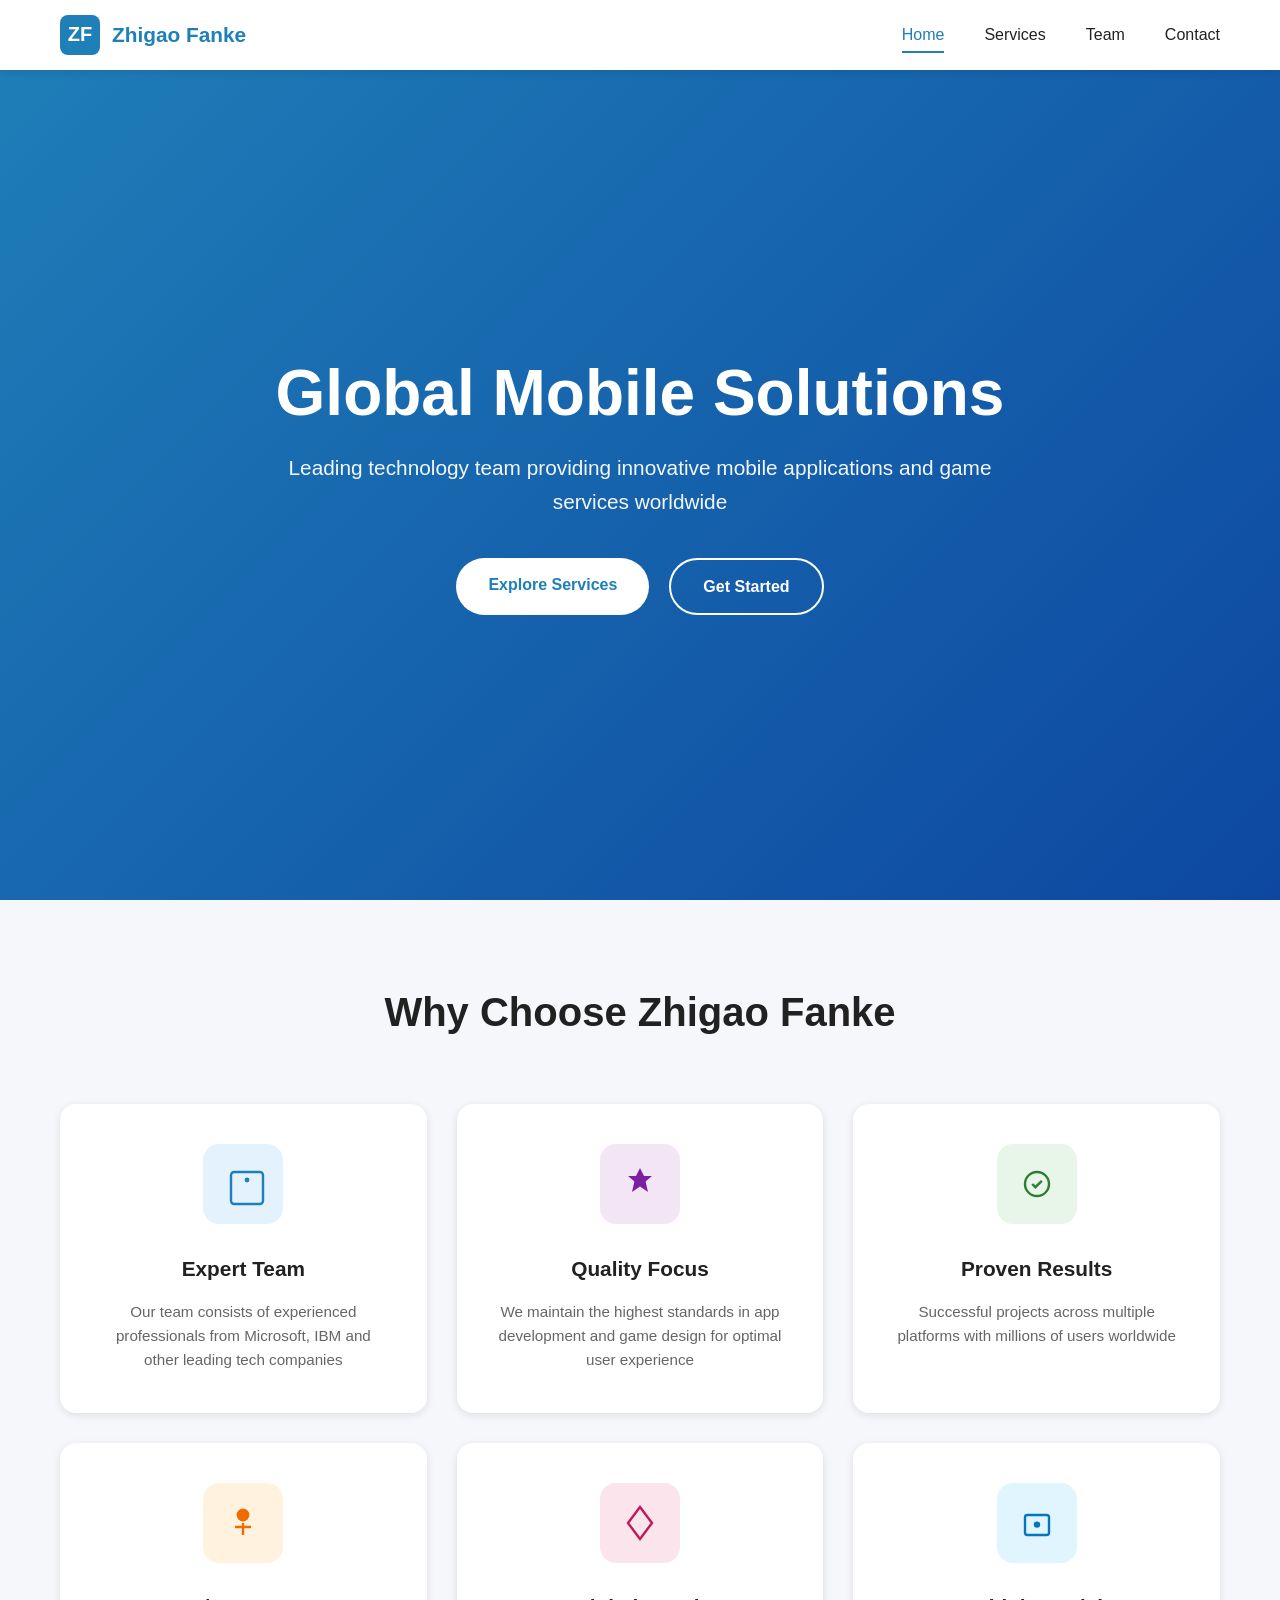
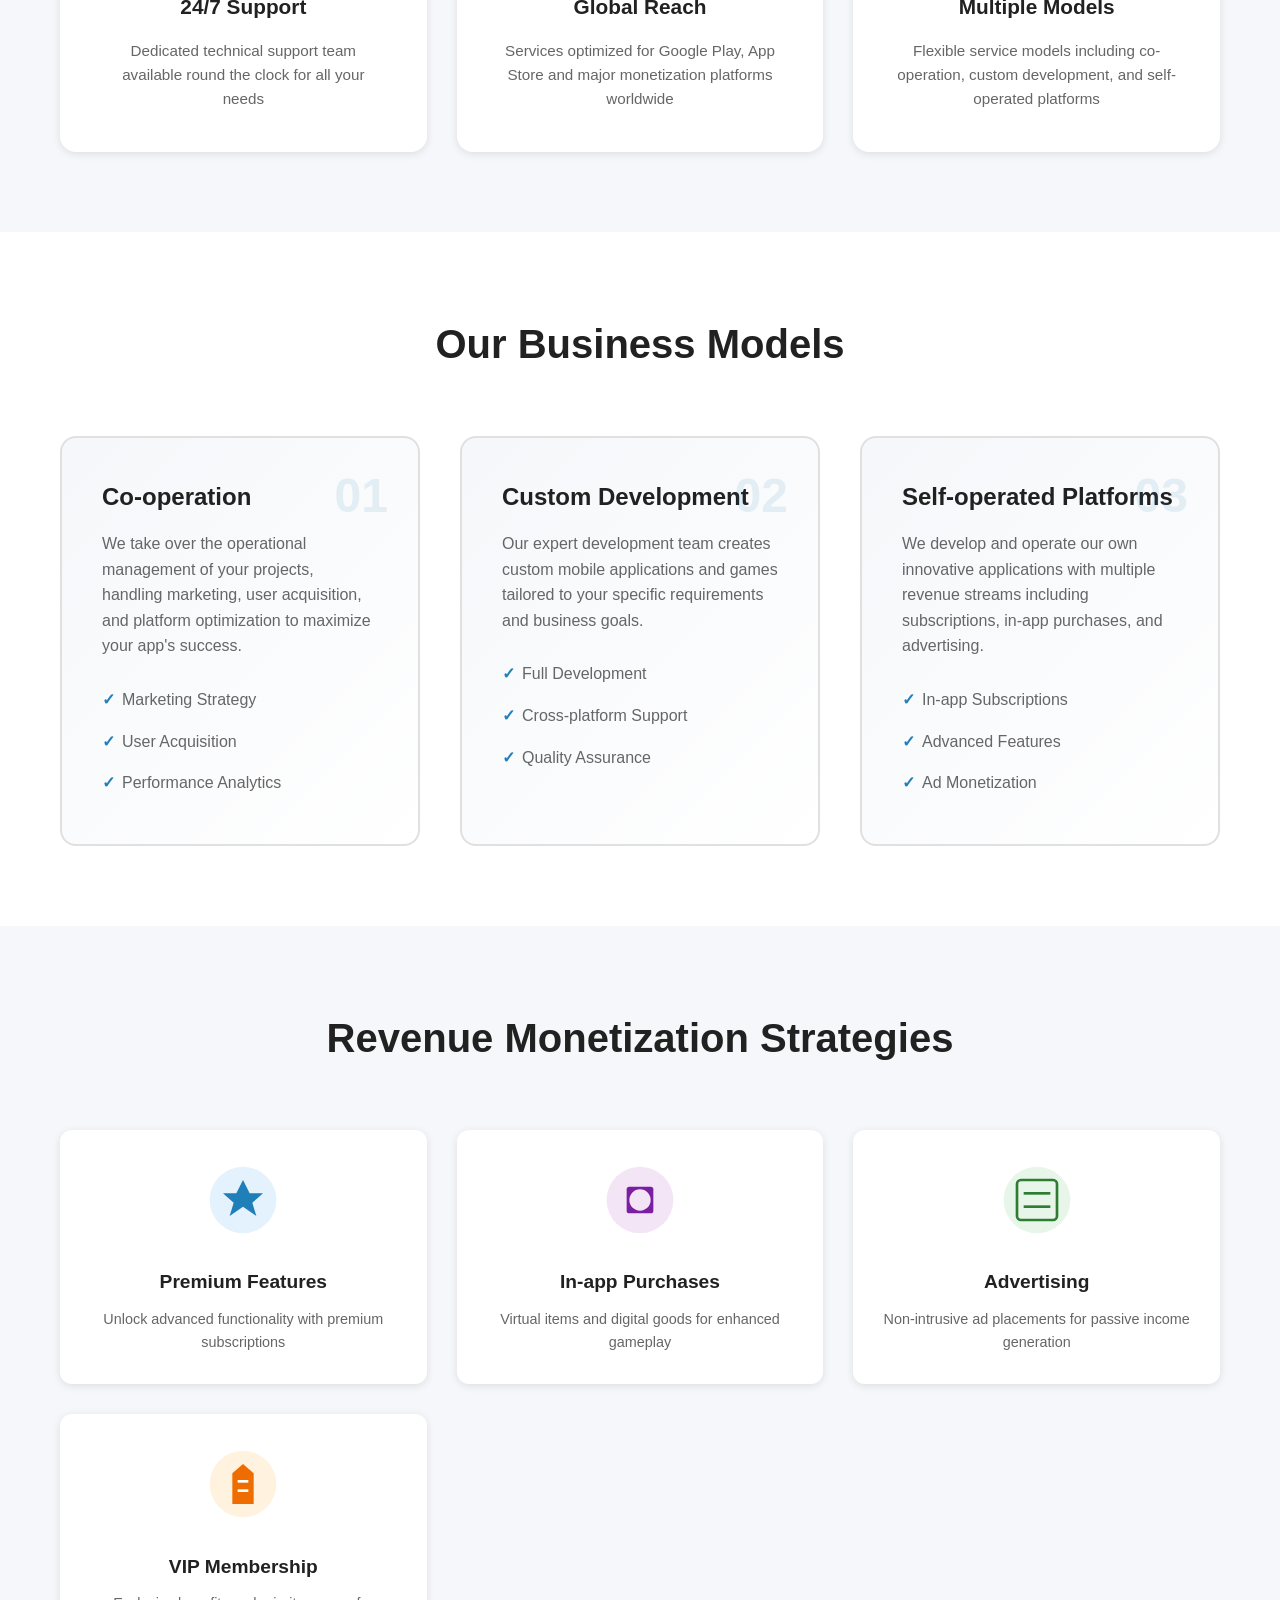
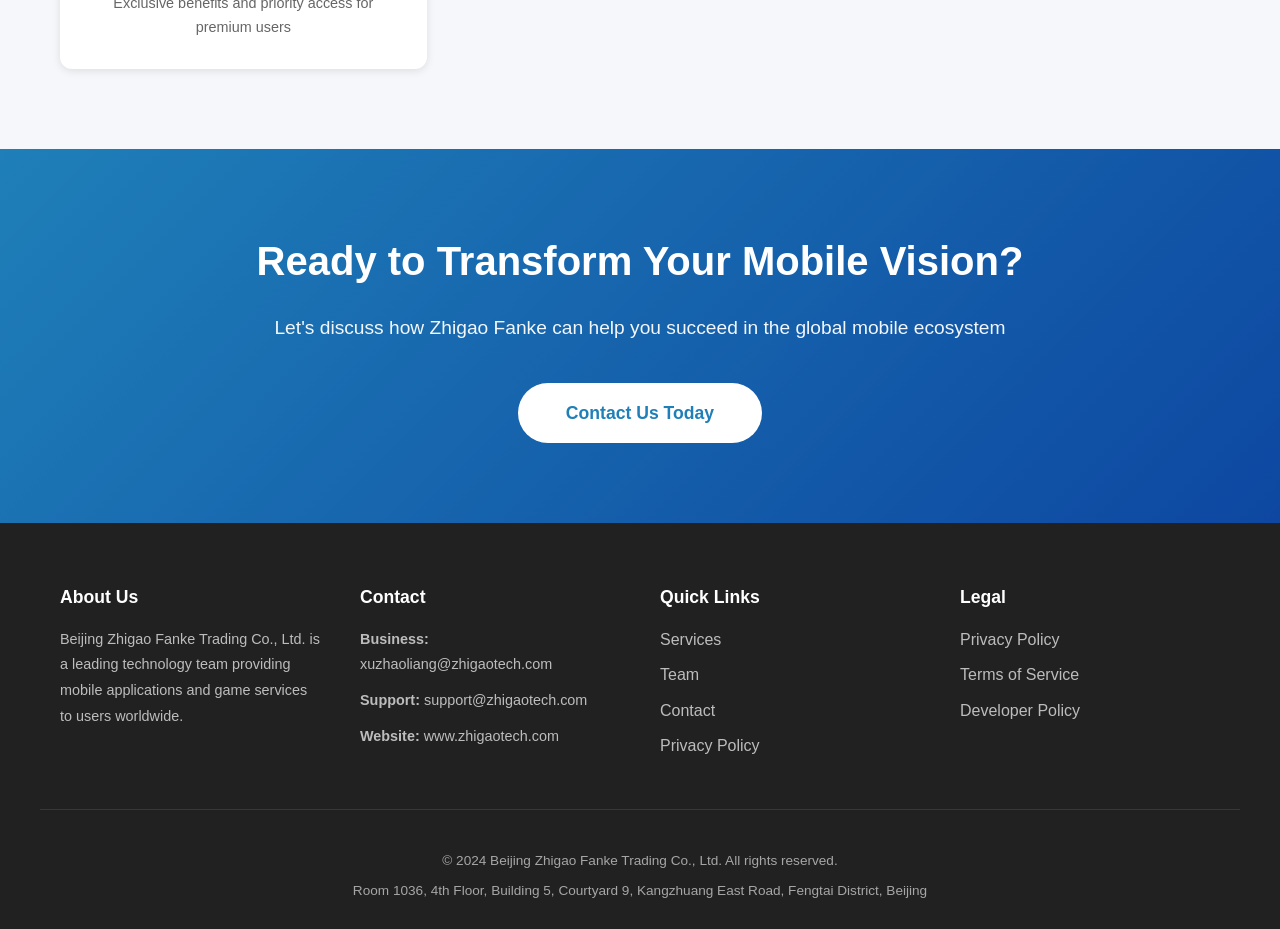
<file: index.html>
<!DOCTYPE html>
<html lang="en">
<head>
    <meta charset="UTF-8">
    <meta name="viewport" content="width=device-width, initial-scale=1.0">
    <meta name="description" content="Zhigao Fanke - Leading mobile app and game development company. Providing global solutions for mobile applications and game services.">
    <meta name="keywords" content="mobile app development, game development, app publishing, mobile solutions, game services">
    <meta name="author" content="Beijing Zhigao Fanke Trading Co., Ltd">
    <meta property="og:title" content="Zhigao Fanke - Mobile App & Game Development">
    <meta property="og:description" content="Leading technology team providing mobile applications and game services globally">
    <meta property="og:image" content="https://www.zhigaotech.com/svg/logo.svg">
    <meta property="og:url" content="https://www.zhigaotech.com">
    <title>Zhigao Fanke - Mobile App & Game Development Solutions</title>
    <link rel="canonical" href="https://www.zhigaotech.com">
    <link rel="stylesheet" href="css/style.css">
    <link rel="icon" type="image/svg+xml" href="svg/favicon.svg">
</head>
<body>
    <!-- Navigation Header -->
    <header id="navbar" class="navbar">
        <div class="navbar-container">
            <div class="navbar-logo">
                <a href="index.html">
                    <svg class="logo-icon" viewBox="0 0 40 40" width="40" height="40">
                        <rect width="40" height="40" rx="8" fill="#1f7fb8"/>
                        <text x="20" y="26" font-size="20" font-weight="bold" fill="white" text-anchor="middle" font-family="Arial">ZF</text>
                    </svg>
                    <span class="logo-text">Zhigao Fanke</span>
                </a>
            </div>
            <nav class="navbar-menu" id="navbarMenu">
                <a href="index.html" class="nav-link active">Home</a>
                <a href="pages/services.html" class="nav-link">Services</a>
                <a href="pages/team.html" class="nav-link">Team</a>
                <a href="pages/contact.html" class="nav-link">Contact</a>
            </nav>
            <div class="hamburger" id="hamburger">
                <span></span>
                <span></span>
                <span></span>
            </div>
        </div>
    </header>

    <!-- Hero Section -->
    <section class="hero">
        <div class="hero-content">
            <h1>Global Mobile Solutions</h1>
            <p>Leading technology team providing innovative mobile applications and game services worldwide</p>
            <div class="hero-buttons">
                <a href="pages/services.html" class="btn btn-primary">Explore Services</a>
                <a href="pages/contact.html" class="btn btn-secondary">Get Started</a>
            </div>
        </div>
        <div class="hero-bg">
            <svg viewBox="0 0 1200 600" preserveAspectRatio="xMidYMid slice" class="hero-svg">
                <defs>
                    <linearGradient id="grad1" x1="0%" y1="0%" x2="100%" y2="100%">
                        <stop offset="0%" style="stop-color:#1f7fb8;stop-opacity:1" />
                        <stop offset="100%" style="stop-color:#0d47a1;stop-opacity:1" />
                    </linearGradient>
                </defs>
                <rect width="1200" height="600" fill="url(#grad1)"/>
                <circle cx="200" cy="100" r="80" fill="rgba(255,255,255,0.1)"/>
                <circle cx="1000" cy="500" r="120" fill="rgba(255,255,255,0.08)"/>
                <path d="M 0 300 Q 300 200, 600 300 T 1200 300" stroke="rgba(255,255,255,0.1)" stroke-width="2" fill="none"/>
            </svg>
        </div>
    </section>

    <!-- Features Section -->
    <section class="features">
        <div class="container">
            <h2>Why Choose Zhigao Fanke</h2>
            <div class="features-grid">
                <div class="feature-card">
                    <svg viewBox="0 0 100 100" class="feature-icon">
                        <rect width="100" height="100" rx="20" fill="#e3f2fd"/>
                        <g transform="translate(25, 25)">
                            <rect x="10" y="10" width="40" height="40" rx="4" fill="none" stroke="#1f7fb8" stroke-width="3"/>
                            <circle cx="30" cy="20" r="3" fill="#1f7fb8"/>
                        </g>
                    </svg>
                    <h3>Expert Team</h3>
                    <p>Our team consists of experienced professionals from Microsoft, IBM and other leading tech companies</p>
                </div>
                <div class="feature-card">
                    <svg viewBox="0 0 100 100" class="feature-icon">
                        <rect width="100" height="100" rx="20" fill="#f3e5f5"/>
                        <g transform="translate(20, 20)">
                            <path d="M30 10 L35 20 L45 20 L37 27 L40 40 L30 33 L20 40 L23 27 L15 20 L25 20 Z" fill="#7b1fa2"/>
                        </g>
                    </svg>
                    <h3>Quality Focus</h3>
                    <p>We maintain the highest standards in app development and game design for optimal user experience</p>
                </div>
                <div class="feature-card">
                    <svg viewBox="0 0 100 100" class="feature-icon">
                        <rect width="100" height="100" rx="20" fill="#e8f5e9"/>
                        <g transform="translate(20, 20)">
                            <circle cx="30" cy="30" r="15" fill="none" stroke="#2e7d32" stroke-width="3"/>
                            <path d="M24 30 L28 34 L36 26" stroke="#2e7d32" stroke-width="3" fill="none"/>
                        </g>
                    </svg>
                    <h3>Proven Results</h3>
                    <p>Successful projects across multiple platforms with millions of users worldwide</p>
                </div>
                <div class="feature-card">
                    <svg viewBox="0 0 100 100" class="feature-icon">
                        <rect width="100" height="100" rx="20" fill="#fff3e0"/>
                        <g transform="translate(20, 20)">
                            <circle cx="30" cy="20" r="8" fill="#ef6c00"/>
                            <path d="M30 30 L30 45 M20 35 L40 35" stroke="#ef6c00" stroke-width="3"/>
                        </g>
                    </svg>
                    <h3>24/7 Support</h3>
                    <p>Dedicated technical support team available round the clock for all your needs</p>
                </div>
                <div class="feature-card">
                    <svg viewBox="0 0 100 100" class="feature-icon">
                        <rect width="100" height="100" rx="20" fill="#fce4ec"/>
                        <g transform="translate(20, 20)">
                            <path d="M30 10 L45 30 L30 50 L15 30 Z" fill="none" stroke="#c2185b" stroke-width="3"/>
                        </g>
                    </svg>
                    <h3>Global Reach</h3>
                    <p>Services optimized for Google Play, App Store and major monetization platforms worldwide</p>
                </div>
                <div class="feature-card">
                    <svg viewBox="0 0 100 100" class="feature-icon">
                        <rect width="100" height="100" rx="20" fill="#e1f5fe"/>
                        <g transform="translate(20, 20)">
                            <rect x="15" y="20" width="30" height="25" rx="3" fill="none" stroke="#0277bd" stroke-width="3"/>
                            <circle cx="30" cy="32" r="4" fill="#0277bd"/>
                        </g>
                    </svg>
                    <h3>Multiple Models</h3>
                    <p>Flexible service models including co-operation, custom development, and self-operated platforms</p>
                </div>
            </div>
        </div>
    </section>

    <!-- Business Models Section -->
    <section class="business-models">
        <div class="container">
            <h2>Our Business Models</h2>
            <div class="models-grid">
                <div class="model-card">
                    <div class="model-number">01</div>
                    <h3>Co-operation</h3>
                    <p>We take over the operational management of your projects, handling marketing, user acquisition, and platform optimization to maximize your app's success.</p>
                    <ul>
                        <li>Marketing Strategy</li>
                        <li>User Acquisition</li>
                        <li>Performance Analytics</li>
                    </ul>
                </div>
                <div class="model-card">
                    <div class="model-number">02</div>
                    <h3>Custom Development</h3>
                    <p>Our expert development team creates custom mobile applications and games tailored to your specific requirements and business goals.</p>
                    <ul>
                        <li>Full Development</li>
                        <li>Cross-platform Support</li>
                        <li>Quality Assurance</li>
                    </ul>
                </div>
                <div class="model-card">
                    <div class="model-number">03</div>
                    <h3>Self-operated Platforms</h3>
                    <p>We develop and operate our own innovative applications with multiple revenue streams including subscriptions, in-app purchases, and advertising.</p>
                    <ul>
                        <li>In-app Subscriptions</li>
                        <li>Advanced Features</li>
                        <li>Ad Monetization</li>
                    </ul>
                </div>
            </div>
        </div>
    </section>

    <!-- Revenue Models Section -->
    <section class="revenue-models">
        <div class="container">
            <h2>Revenue Monetization Strategies</h2>
            <div class="revenue-grid">
                <div class="revenue-item">
                    <svg viewBox="0 0 60 60" class="revenue-icon">
                        <circle cx="30" cy="30" r="25" fill="#e3f2fd"/>
                        <path d="M30 15 L35 25 L45 25 L37 32 L40 42 L30 35 L20 42 L23 32 L15 25 L25 25 Z" fill="#1f7fb8"/>
                    </svg>
                    <h4>Premium Features</h4>
                    <p>Unlock advanced functionality with premium subscriptions</p>
                </div>
                <div class="revenue-item">
                    <svg viewBox="0 0 60 60" class="revenue-icon">
                        <circle cx="30" cy="30" r="25" fill="#f3e5f5"/>
                        <rect x="20" y="20" width="20" height="20" rx="2" fill="#7b1fa2"/>
                        <circle cx="30" cy="30" r="8" fill="#f3e5f5"/>
                    </svg>
                    <h4>In-app Purchases</h4>
                    <p>Virtual items and digital goods for enhanced gameplay</p>
                </div>
                <div class="revenue-item">
                    <svg viewBox="0 0 60 60" class="revenue-icon">
                        <circle cx="30" cy="30" r="25" fill="#e8f5e9"/>
                        <rect x="15" y="15" width="30" height="30" rx="3" fill="none" stroke="#2e7d32" stroke-width="2"/>
                        <line x1="20" y1="25" x2="40" y2="25" stroke="#2e7d32" stroke-width="2"/>
                        <line x1="20" y1="35" x2="40" y2="35" stroke="#2e7d32" stroke-width="2"/>
                    </svg>
                    <h4>Advertising</h4>
                    <p>Non-intrusive ad placements for passive income generation</p>
                </div>
                <div class="revenue-item">
                    <svg viewBox="0 0 60 60" class="revenue-icon">
                        <circle cx="30" cy="30" r="25" fill="#fff3e0"/>
                        <path d="M30 15 L38 22 L38 45 L22 45 L22 22 Z" fill="#ef6c00"/>
                        <line x1="26" y1="28" x2="34" y2="28" stroke="white" stroke-width="2"/>
                        <line x1="26" y1="35" x2="34" y2="35" stroke="white" stroke-width="2"/>
                    </svg>
                    <h4>VIP Membership</h4>
                    <p>Exclusive benefits and priority access for premium users</p>
                </div>
            </div>
        </div>
    </section>

    <!-- CTA Section -->
    <section class="cta-section">
        <div class="container">
            <h2>Ready to Transform Your Mobile Vision?</h2>
            <p>Let's discuss how Zhigao Fanke can help you succeed in the global mobile ecosystem</p>
            <a href="pages/contact.html" class="btn btn-large">Contact Us Today</a>
        </div>
    </section>

    <!-- Footer -->
    <footer class="footer">
        <div class="footer-container">
            <div class="footer-section">
                <h4>About Us</h4>
                <p>Beijing Zhigao Fanke Trading Co., Ltd. is a leading technology team providing mobile applications and game services to users worldwide.</p>
            </div>
            <div class="footer-section">
                <h4>Contact</h4>
                <p><strong>Business:</strong> xuzhaoliang@zhigaotech.com</p>
                <p><strong>Support:</strong> support@zhigaotech.com</p>
                <p><strong>Website:</strong> www.zhigaotech.com</p>
            </div>
            <div class="footer-section">
                <h4>Quick Links</h4>
                <ul>
                    <li><a href="pages/services.html">Services</a></li>
                    <li><a href="pages/team.html">Team</a></li>
                    <li><a href="pages/contact.html">Contact</a></li>
                    <li><a href="pages/privacy.html">Privacy Policy</a></li>
                </ul>
            </div>
            <div class="footer-section">
                <h4>Legal</h4>
                <ul>
                    <li><a href="pages/privacy.html">Privacy Policy</a></li>
                    <li><a href="pages/terms.html">Terms of Service</a></li>
                    <li><a href="pages/developer-policy.html">Developer Policy</a></li>
                </ul>
            </div>
        </div>
        <div class="footer-bottom">
            <p>&copy; 2024 Beijing Zhigao Fanke Trading Co., Ltd. All rights reserved.</p>
            <p>Room 1036, 4th Floor, Building 5, Courtyard 9, Kangzhuang East Road, Fengtai District, Beijing</p>
        </div>
    </footer>

    <!-- App Ads -->
    <div id="app-ads"></div>

    <script src="js/main.js"></script>
</body>
</html>
</file>
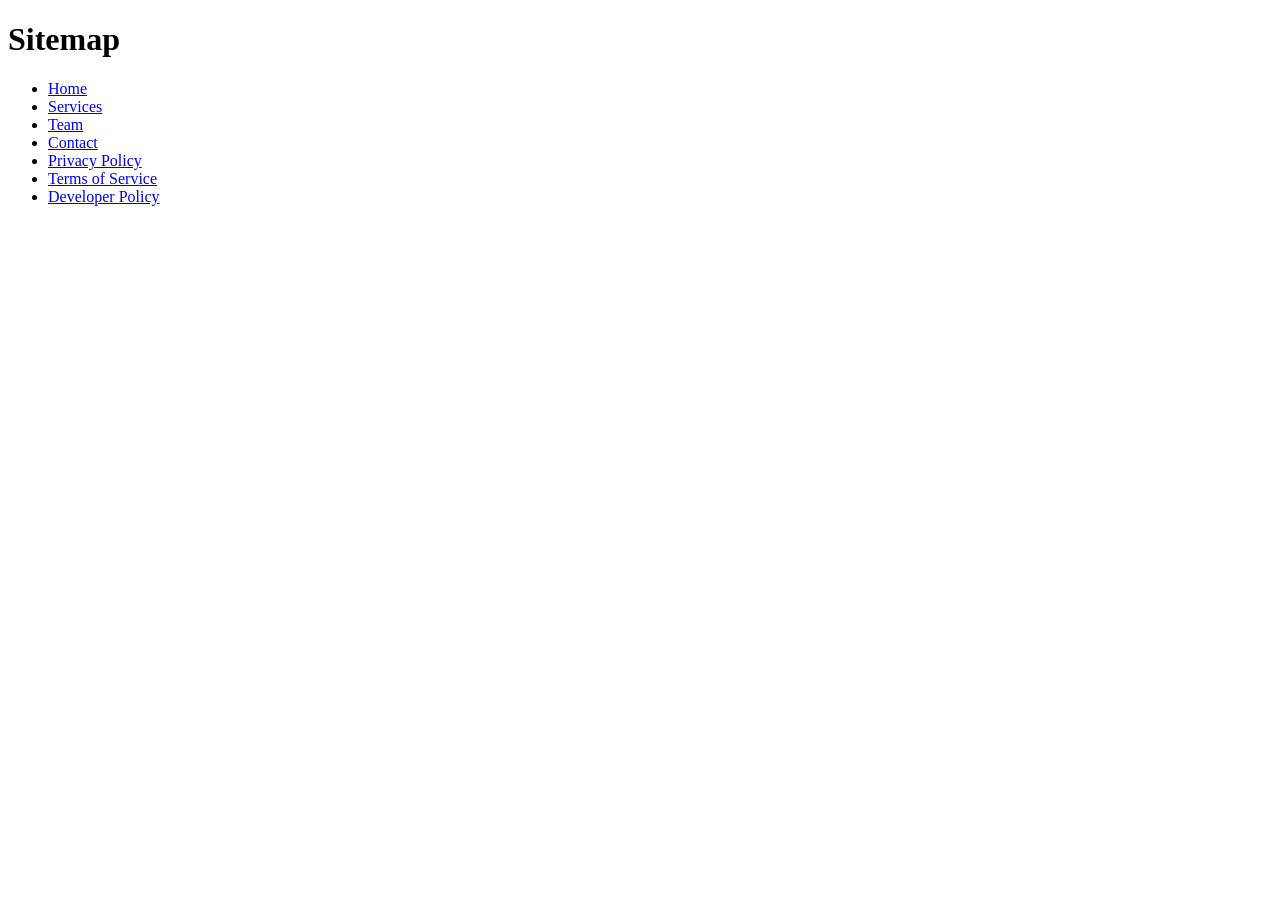
<file: sitemap.html>
<!DOCTYPE html>
<html lang="en">
<head>
    <meta charset="UTF-8">
    <meta name="viewport" content="width=device-width, initial-scale=1.0">
    <title>Zhigao Fanke - Sitemap</title>
</head>
<body>
    <h1>Sitemap</h1>
    <ul>
        <li><a href="/index.html">Home</a></li>
        <li><a href="/pages/services.html">Services</a></li>
        <li><a href="/pages/team.html">Team</a></li>
        <li><a href="/pages/contact.html">Contact</a></li>
        <li><a href="/pages/privacy.html">Privacy Policy</a></li>
        <li><a href="/pages/terms.html">Terms of Service</a></li>
        <li><a href="/pages/developer-policy.html">Developer Policy</a></li>
    </ul>
</body>
</html>
</file>
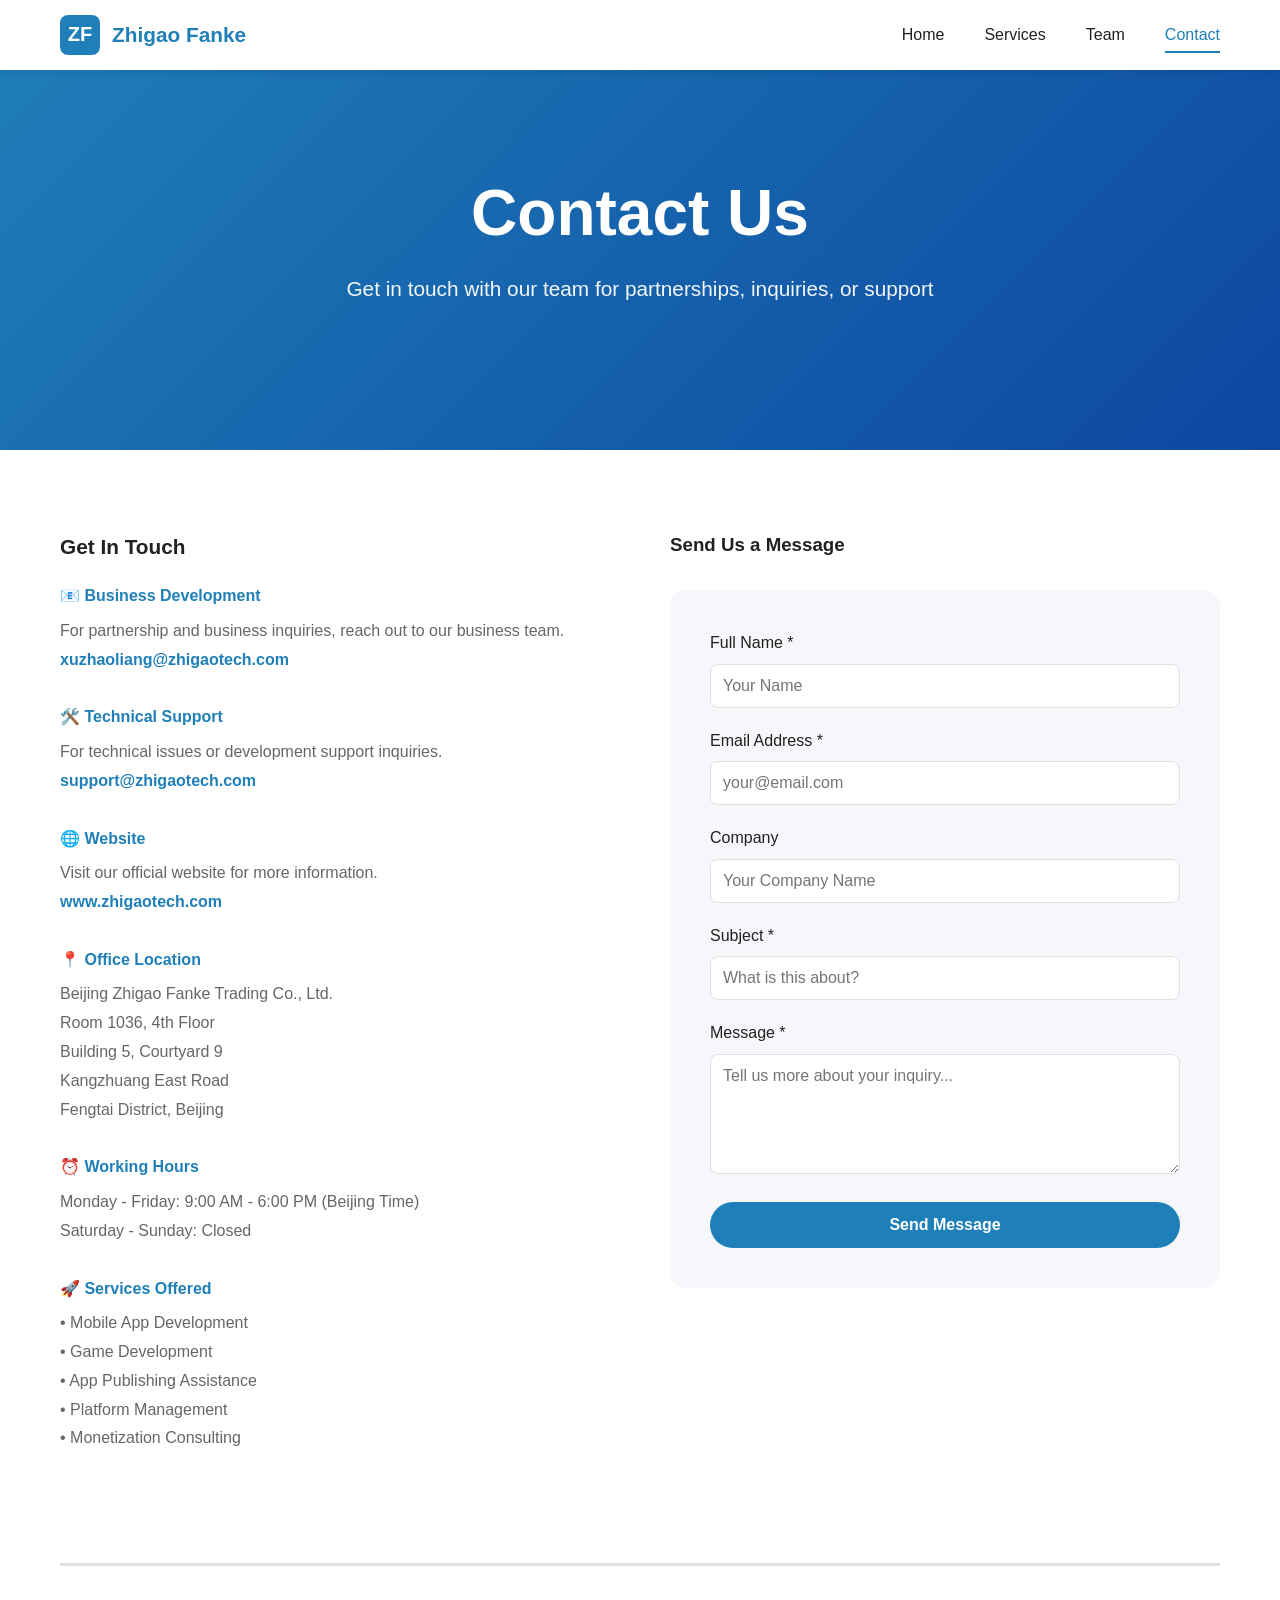
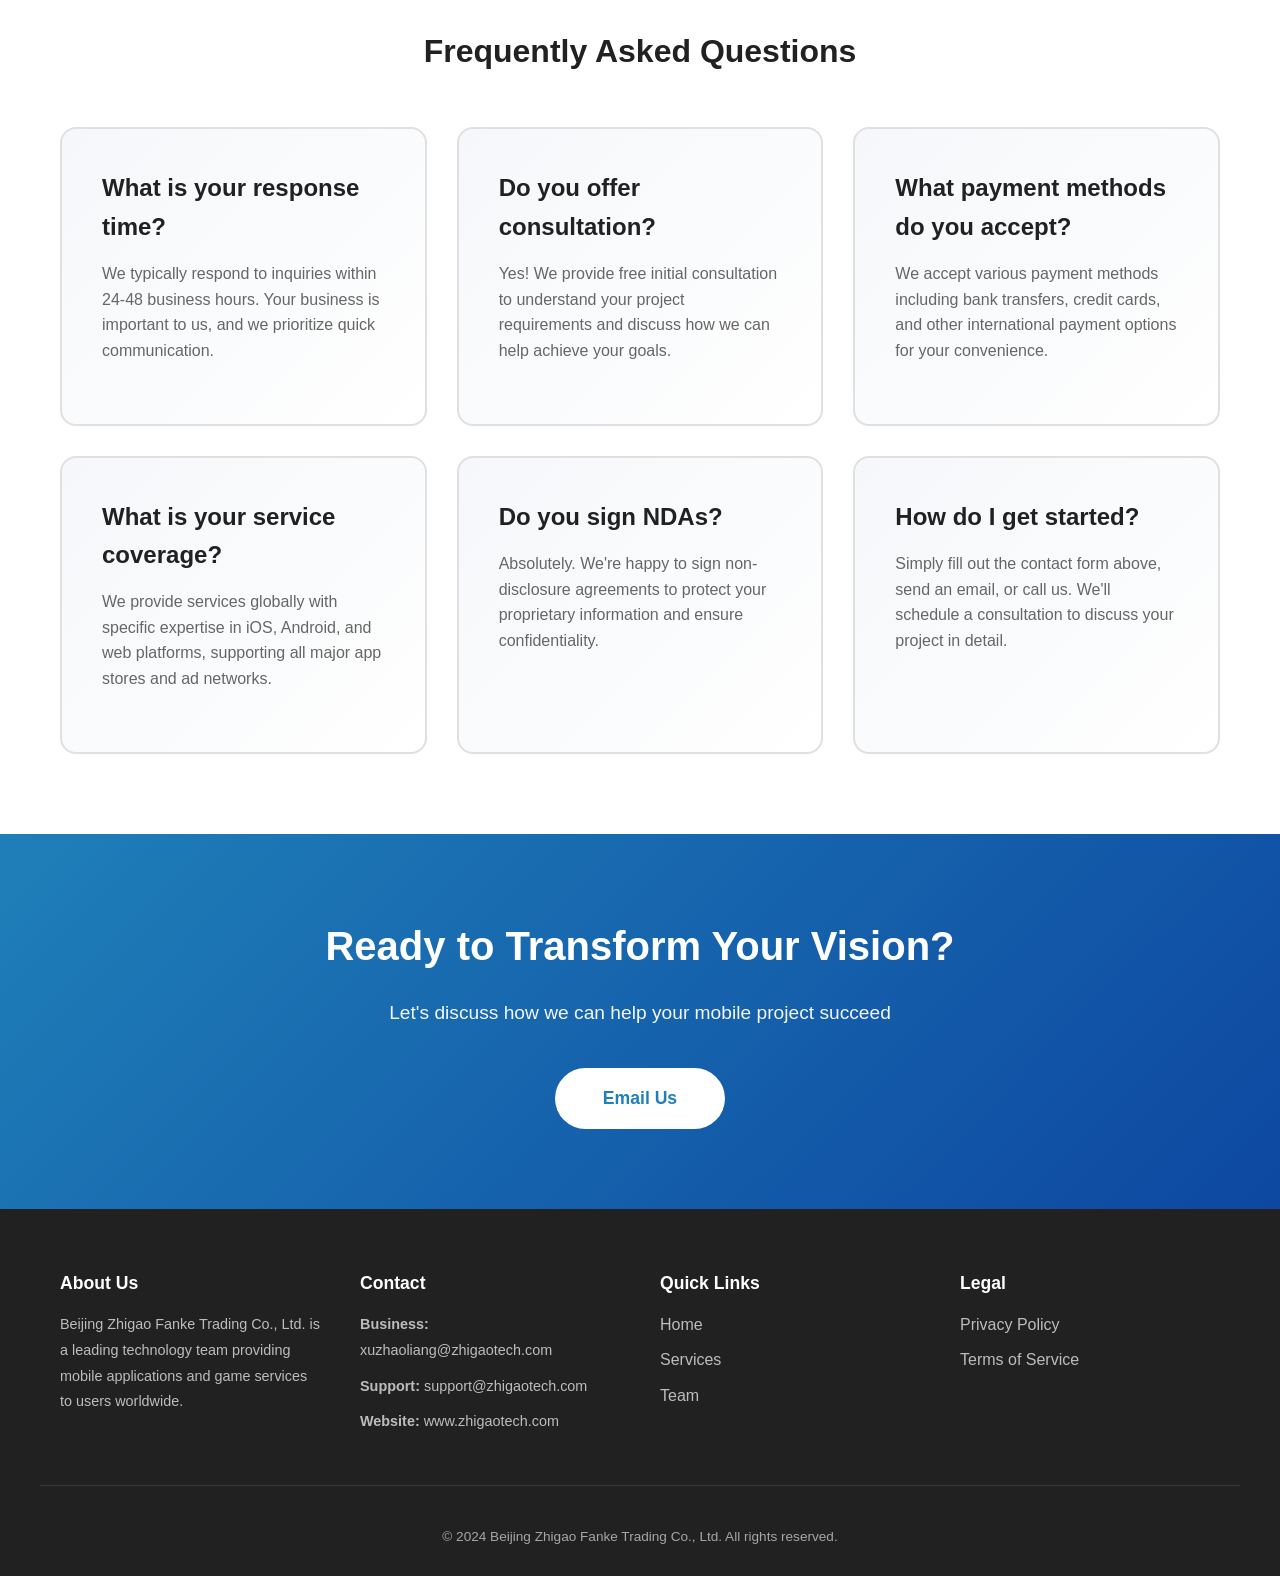
<file: pages/contact.html>
<!DOCTYPE html>
<html lang="en">
<head>
    <meta charset="UTF-8">
    <meta name="viewport" content="width=device-width, initial-scale=1.0">
    <meta name="description" content="Contact Zhigao Fanke - Reach out to our team for business inquiries and technical support">
    <meta name="keywords" content="contact, email, support, business inquiry">
    <title>Contact Us - Zhigao Fanke</title>
    <link rel="canonical" href="https://www.zhigaotech.com/pages/contact.html">
    <link rel="stylesheet" href="../css/style.css">
    <style>
        .contact-container {
            display: grid;
            grid-template-columns: 1fr 1fr;
            gap: 60px;
            margin-bottom: 60px;
        }

        .contact-info h3 {
            font-size: 1.3rem;
            margin-bottom: 20px;
            color: #212121;
        }

        .contact-item {
            margin-bottom: 30px;
        }

        .contact-item strong {
            color: #1f7fb8;
            display: block;
            margin-bottom: 8px;
        }

        .contact-item p {
            color: #666666;
            line-height: 1.8;
        }

        .contact-form {
            background-color: #f5f7fa;
            padding: 40px;
            border-radius: 16px;
        }

        .form-group {
            margin-bottom: 20px;
        }

        .form-group label {
            display: block;
            margin-bottom: 8px;
            color: #212121;
            font-weight: 500;
        }

        .form-group input,
        .form-group textarea {
            width: 100%;
            padding: 12px;
            border: 1px solid #e0e0e0;
            border-radius: 8px;
            font-family: inherit;
            font-size: 1rem;
            transition: all 0.3s ease;
        }

        .form-group input:focus,
        .form-group textarea:focus {
            outline: none;
            border-color: #1f7fb8;
            box-shadow: 0 0 0 3px rgba(31, 127, 184, 0.1);
        }

        .form-group textarea {
            resize: vertical;
            min-height: 120px;
        }

        .form-submit {
            background-color: #1f7fb8;
            color: white;
            padding: 14px 32px;
            border: none;
            border-radius: 50px;
            font-size: 1rem;
            font-weight: 600;
            cursor: pointer;
            transition: all 0.3s ease;
            width: 100%;
        }

        .form-submit:hover {
            background-color: #0d47a1;
            transform: translateY(-2px);
        }

        @media (max-width: 768px) {
            .contact-container {
                grid-template-columns: 1fr;
                gap: 40px;
            }
        }
    </style>
</head>
<body>
    <!-- Navigation Header -->
    <header id="navbar" class="navbar">
        <div class="navbar-container">
            <div class="navbar-logo">
                <a href="../index.html">
                    <svg class="logo-icon" viewBox="0 0 40 40" width="40" height="40">
                        <rect width="40" height="40" rx="8" fill="#1f7fb8"/>
                        <text x="20" y="26" font-size="20" font-weight="bold" fill="white" text-anchor="middle" font-family="Arial">ZF</text>
                    </svg>
                    <span class="logo-text">Zhigao Fanke</span>
                </a>
            </div>
            <nav class="navbar-menu" id="navbarMenu">
                <a href="../index.html" class="nav-link">Home</a>
                <a href="services.html" class="nav-link">Services</a>
                <a href="team.html" class="nav-link">Team</a>
                <a href="contact.html" class="nav-link active">Contact</a>
            </nav>
            <div class="hamburger" id="hamburger">
                <span></span>
                <span></span>
                <span></span>
            </div>
        </div>
    </header>

    <!-- Hero Section -->
    <section class="hero" style="min-height: 50vh;">
        <div class="hero-content">
            <h1>Contact Us</h1>
            <p>Get in touch with our team for partnerships, inquiries, or support</p>
        </div>
        <div class="hero-bg">
            <svg viewBox="0 0 1200 300" preserveAspectRatio="xMidYMid slice" class="hero-svg">
                <defs>
                    <linearGradient id="grad4" x1="0%" y1="0%" x2="100%" y2="100%">
                        <stop offset="0%" style="stop-color:#1f7fb8;stop-opacity:1" />
                        <stop offset="100%" style="stop-color:#0d47a1;stop-opacity:1" />
                    </linearGradient>
                </defs>
                <rect width="1200" height="300" fill="url(#grad4)"/>
            </svg>
        </div>
    </section>

    <!-- Contact Content -->
    <section style="padding: 80px 0;">
        <div class="container">
            <div class="contact-container">
                <!-- Contact Information -->
                <div class="contact-info">
                    <h3>Get In Touch</h3>
                    
                    <div class="contact-item">
                        <strong>📧 Business Development</strong>
                        <p>For partnership and business inquiries, reach out to our business team.</p>
                        <p><a href="mailto:xuzhaoliang@zhigaotech.com" style="color: #1f7fb8; text-decoration: none; font-weight: 600;">xuzhaoliang@zhigaotech.com</a></p>
                    </div>

                    <div class="contact-item">
                        <strong>🛠️ Technical Support</strong>
                        <p>For technical issues or development support inquiries.</p>
                        <p><a href="mailto:support@zhigaotech.com" style="color: #1f7fb8; text-decoration: none; font-weight: 600;">support@zhigaotech.com</a></p>
                    </div>

                    <div class="contact-item">
                        <strong>🌐 Website</strong>
                        <p>Visit our official website for more information.</p>
                        <p><a href="https://www.zhigaotech.com" target="_blank" style="color: #1f7fb8; text-decoration: none; font-weight: 600;">www.zhigaotech.com</a></p>
                    </div>

                    <div class="contact-item">
                        <strong>📍 Office Location</strong>
                        <p>Beijing Zhigao Fanke Trading Co., Ltd.</p>
                        <p>Room 1036, 4th Floor<br>Building 5, Courtyard 9<br>Kangzhuang East Road<br>Fengtai District, Beijing</p>
                    </div>

                    <div class="contact-item">
                        <strong>⏰ Working Hours</strong>
                        <p>Monday - Friday: 9:00 AM - 6:00 PM (Beijing Time)<br>Saturday - Sunday: Closed</p>
                    </div>

                    <div class="contact-item">
                        <strong>🚀 Services Offered</strong>
                        <p>
                            • Mobile App Development<br>
                            • Game Development<br>
                            • App Publishing Assistance<br>
                            • Platform Management<br>
                            • Monetization Consulting
                        </p>
                    </div>
                </div>

                <!-- Contact Form -->
                <div>
                    <h3 style="margin-bottom: 30px;">Send Us a Message</h3>
                    <form class="contact-form" method="POST" action="https://formspree.io/f/your_form_id" onsubmit="handleFormSubmit(event)">
                        <div class="form-group">
                            <label for="name">Full Name *</label>
                            <input type="text" id="name" name="name" required placeholder="Your Name">
                        </div>

                        <div class="form-group">
                            <label for="email">Email Address *</label>
                            <input type="email" id="email" name="email" required placeholder="your@email.com">
                        </div>

                        <div class="form-group">
                            <label for="company">Company</label>
                            <input type="text" id="company" name="company" placeholder="Your Company Name">
                        </div>

                        <div class="form-group">
                            <label for="subject">Subject *</label>
                            <input type="text" id="subject" name="subject" required placeholder="What is this about?">
                        </div>

                        <div class="form-group">
                            <label for="message">Message *</label>
                            <textarea id="message" name="message" required placeholder="Tell us more about your inquiry..."></textarea>
                        </div>

                        <button type="submit" class="form-submit">Send Message</button>
                    </form>
                </div>
            </div>

            <!-- FAQ Section -->
            <div style="margin-top: 80px; padding-top: 60px; border-top: 3px solid #e0e0e0;">
                <h2 style="text-align: center; font-size: 2rem; margin-bottom: 50px;">Frequently Asked Questions</h2>
                <div style="display: grid; grid-template-columns: repeat(auto-fit, minmax(350px, 1fr)); gap: 30px;">
                    <div class="model-card">
                        <h3>What is your response time?</h3>
                        <p>We typically respond to inquiries within 24-48 business hours. Your business is important to us, and we prioritize quick communication.</p>
                    </div>

                    <div class="model-card">
                        <h3>Do you offer consultation?</h3>
                        <p>Yes! We provide free initial consultation to understand your project requirements and discuss how we can help achieve your goals.</p>
                    </div>

                    <div class="model-card">
                        <h3>What payment methods do you accept?</h3>
                        <p>We accept various payment methods including bank transfers, credit cards, and other international payment options for your convenience.</p>
                    </div>

                    <div class="model-card">
                        <h3>What is your service coverage?</h3>
                        <p>We provide services globally with specific expertise in iOS, Android, and web platforms, supporting all major app stores and ad networks.</p>
                    </div>

                    <div class="model-card">
                        <h3>Do you sign NDAs?</h3>
                        <p>Absolutely. We're happy to sign non-disclosure agreements to protect your proprietary information and ensure confidentiality.</p>
                    </div>

                    <div class="model-card">
                        <h3>How do I get started?</h3>
                        <p>Simply fill out the contact form above, send an email, or call us. We'll schedule a consultation to discuss your project in detail.</p>
                    </div>
                </div>
            </div>
        </div>
    </section>

    <!-- CTA Section -->
    <section class="cta-section">
        <div class="container">
            <h2>Ready to Transform Your Vision?</h2>
            <p>Let's discuss how we can help your mobile project succeed</p>
            <a href="mailto:xuzhaoliang@zhigaotech.com" class="btn btn-large">Email Us</a>
        </div>
    </section>

    <!-- Footer -->
    <footer class="footer">
        <div class="footer-container">
            <div class="footer-section">
                <h4>About Us</h4>
                <p>Beijing Zhigao Fanke Trading Co., Ltd. is a leading technology team providing mobile applications and game services to users worldwide.</p>
            </div>
            <div class="footer-section">
                <h4>Contact</h4>
                <p><strong>Business:</strong> xuzhaoliang@zhigaotech.com</p>
                <p><strong>Support:</strong> support@zhigaotech.com</p>
                <p><strong>Website:</strong> www.zhigaotech.com</p>
            </div>
            <div class="footer-section">
                <h4>Quick Links</h4>
                <ul>
                    <li><a href="../index.html">Home</a></li>
                    <li><a href="services.html">Services</a></li>
                    <li><a href="team.html">Team</a></li>
                </ul>
            </div>
            <div class="footer-section">
                <h4>Legal</h4>
                <ul>
                    <li><a href="privacy.html">Privacy Policy</a></li>
                    <li><a href="terms.html">Terms of Service</a></li>
                </ul>
            </div>
        </div>
        <div class="footer-bottom">
            <p>&copy; 2024 Beijing Zhigao Fanke Trading Co., Ltd. All rights reserved.</p>
        </div>
    </footer>

    <script src="../js/main.js"></script>
    <script>
        function handleFormSubmit(event) {
            event.preventDefault();
            // Show success message (in production, this would be handled by formspree)
            alert('Thank you for your message! We will get back to you soon.');
            event.target.reset();
        }
    </script>
</body>
</html>
</file>
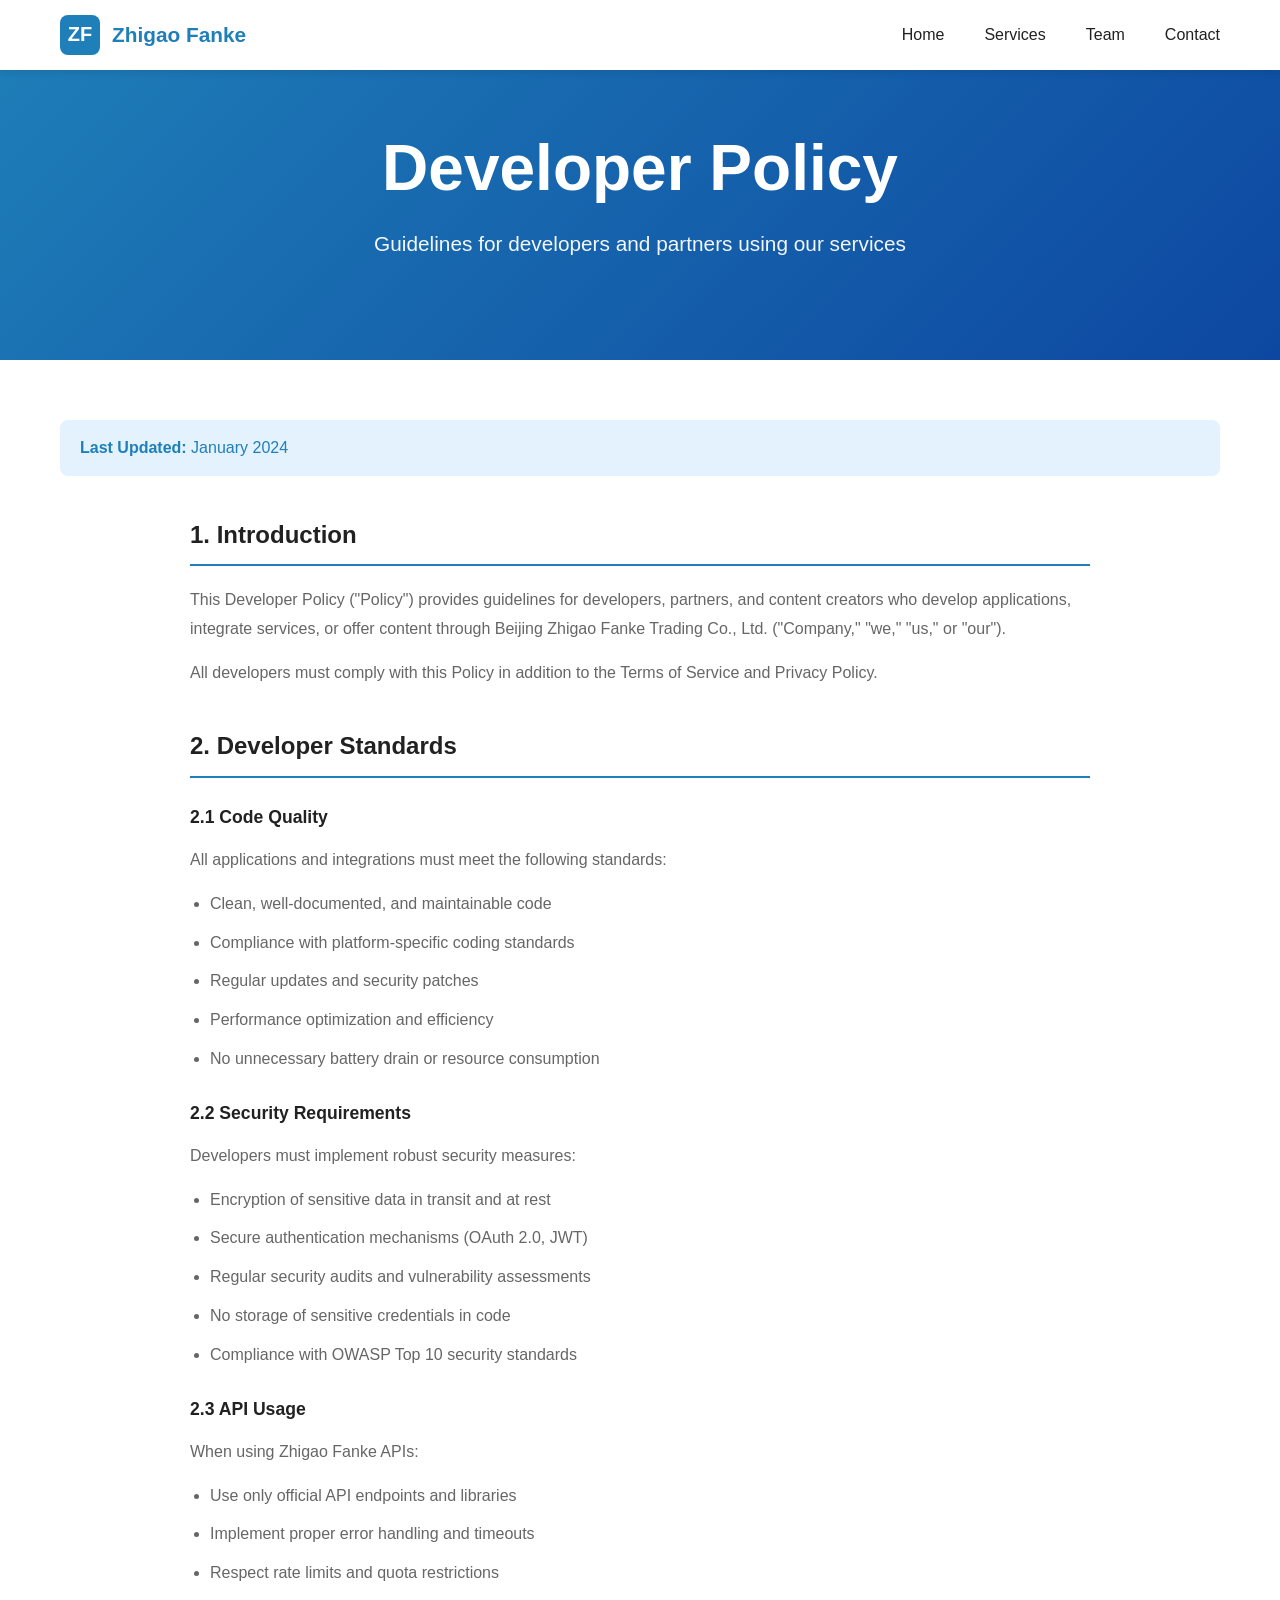
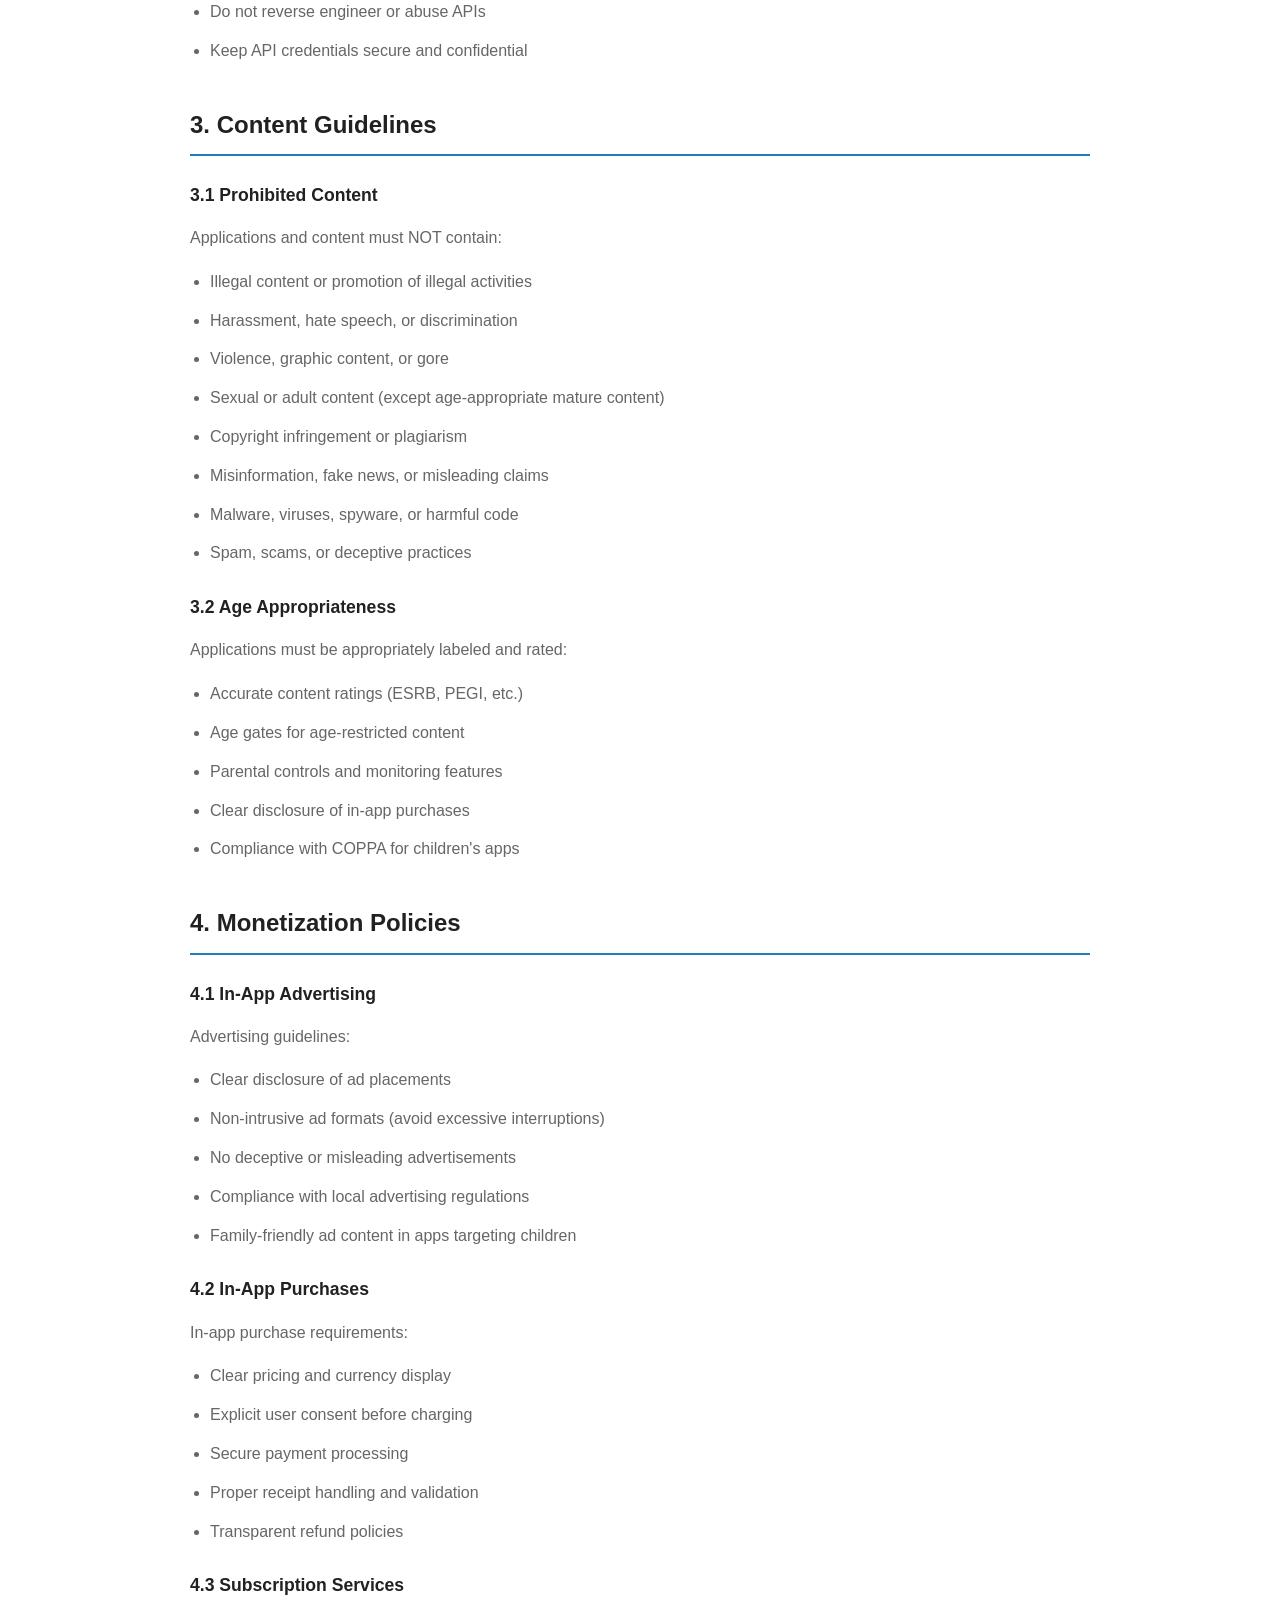
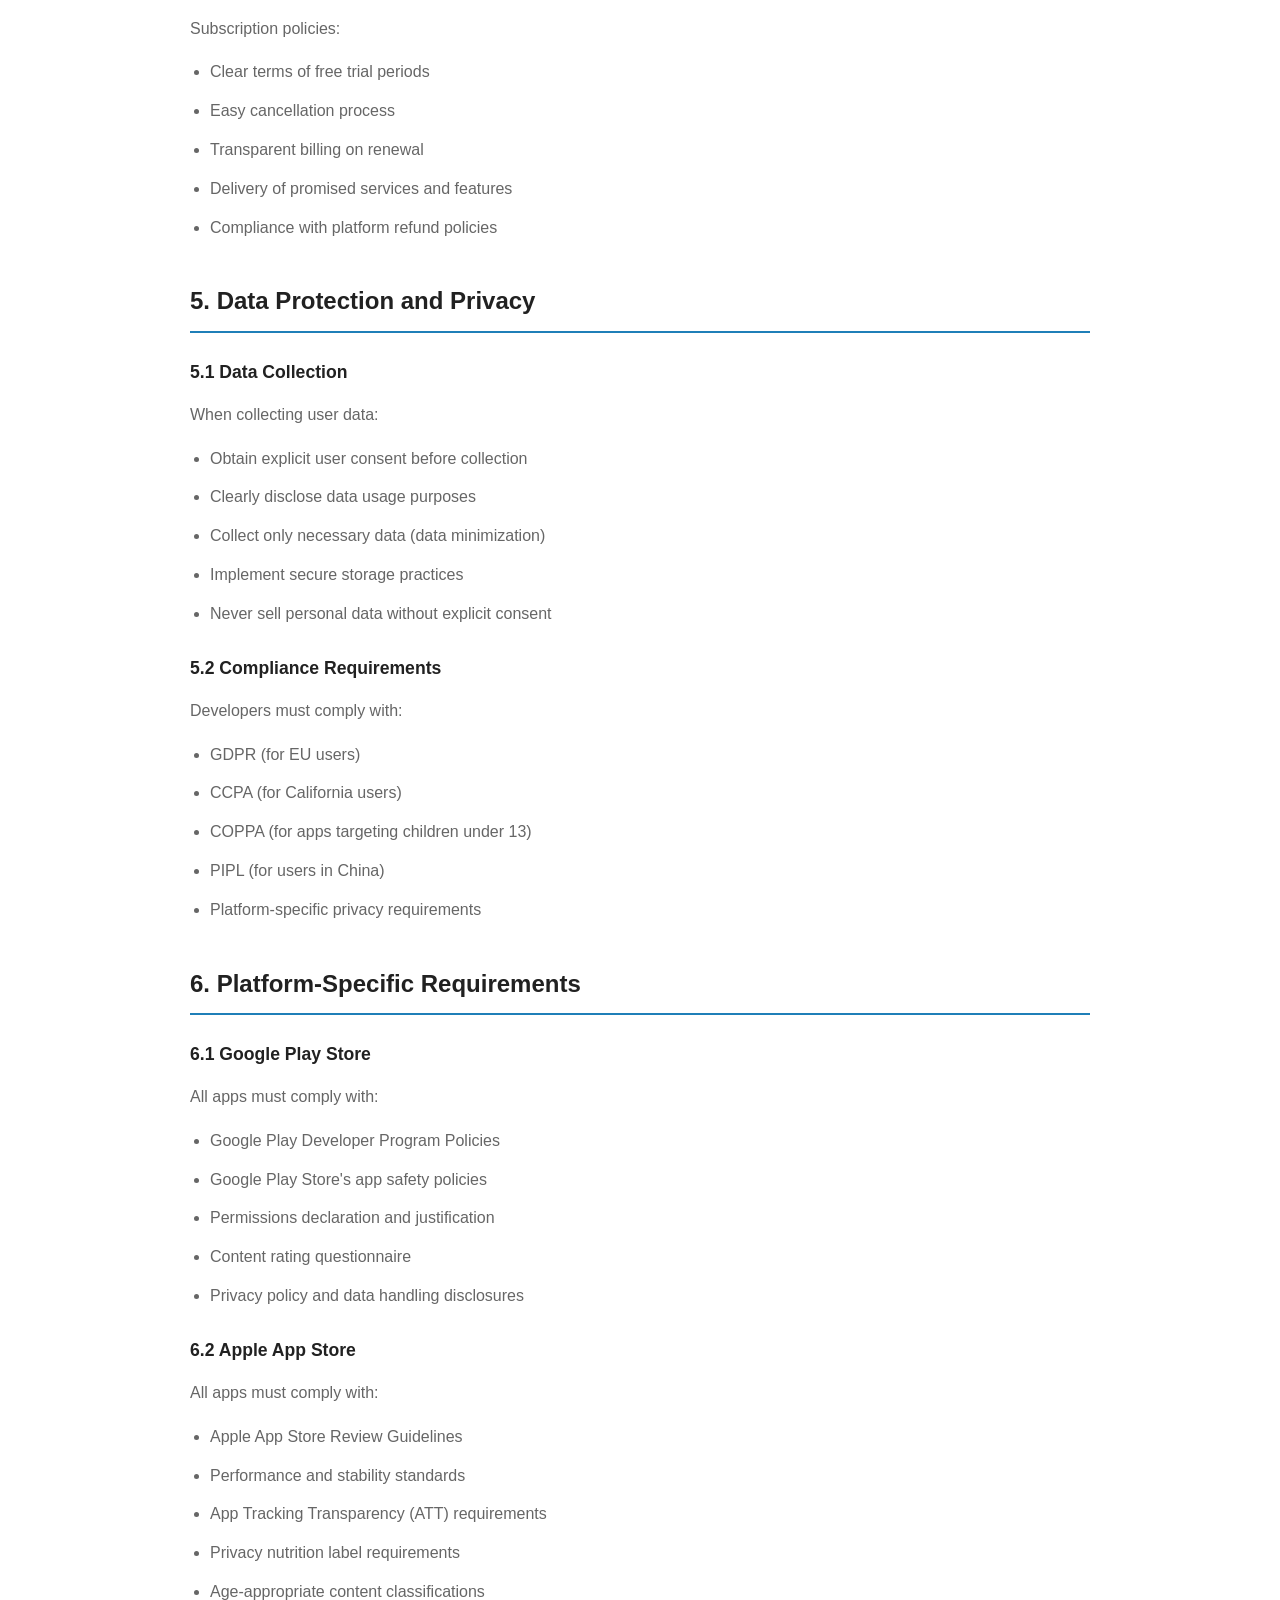
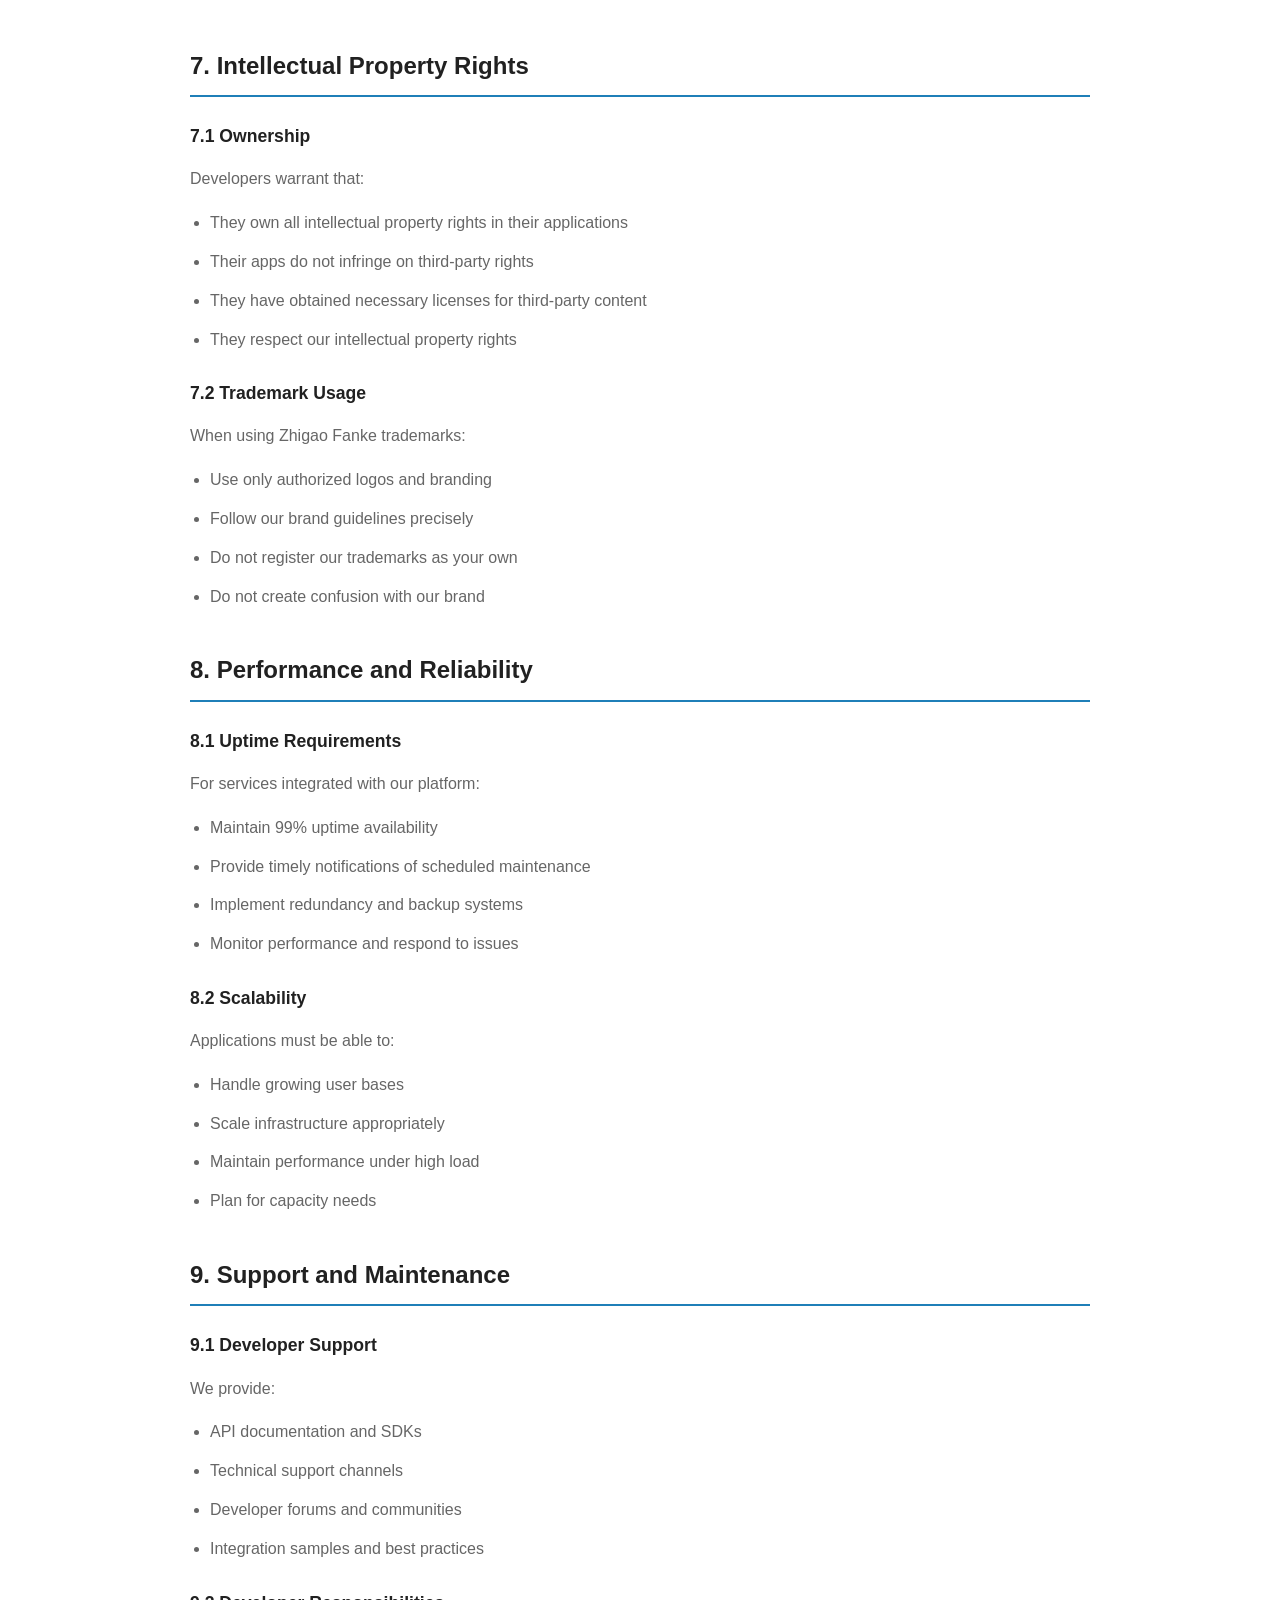
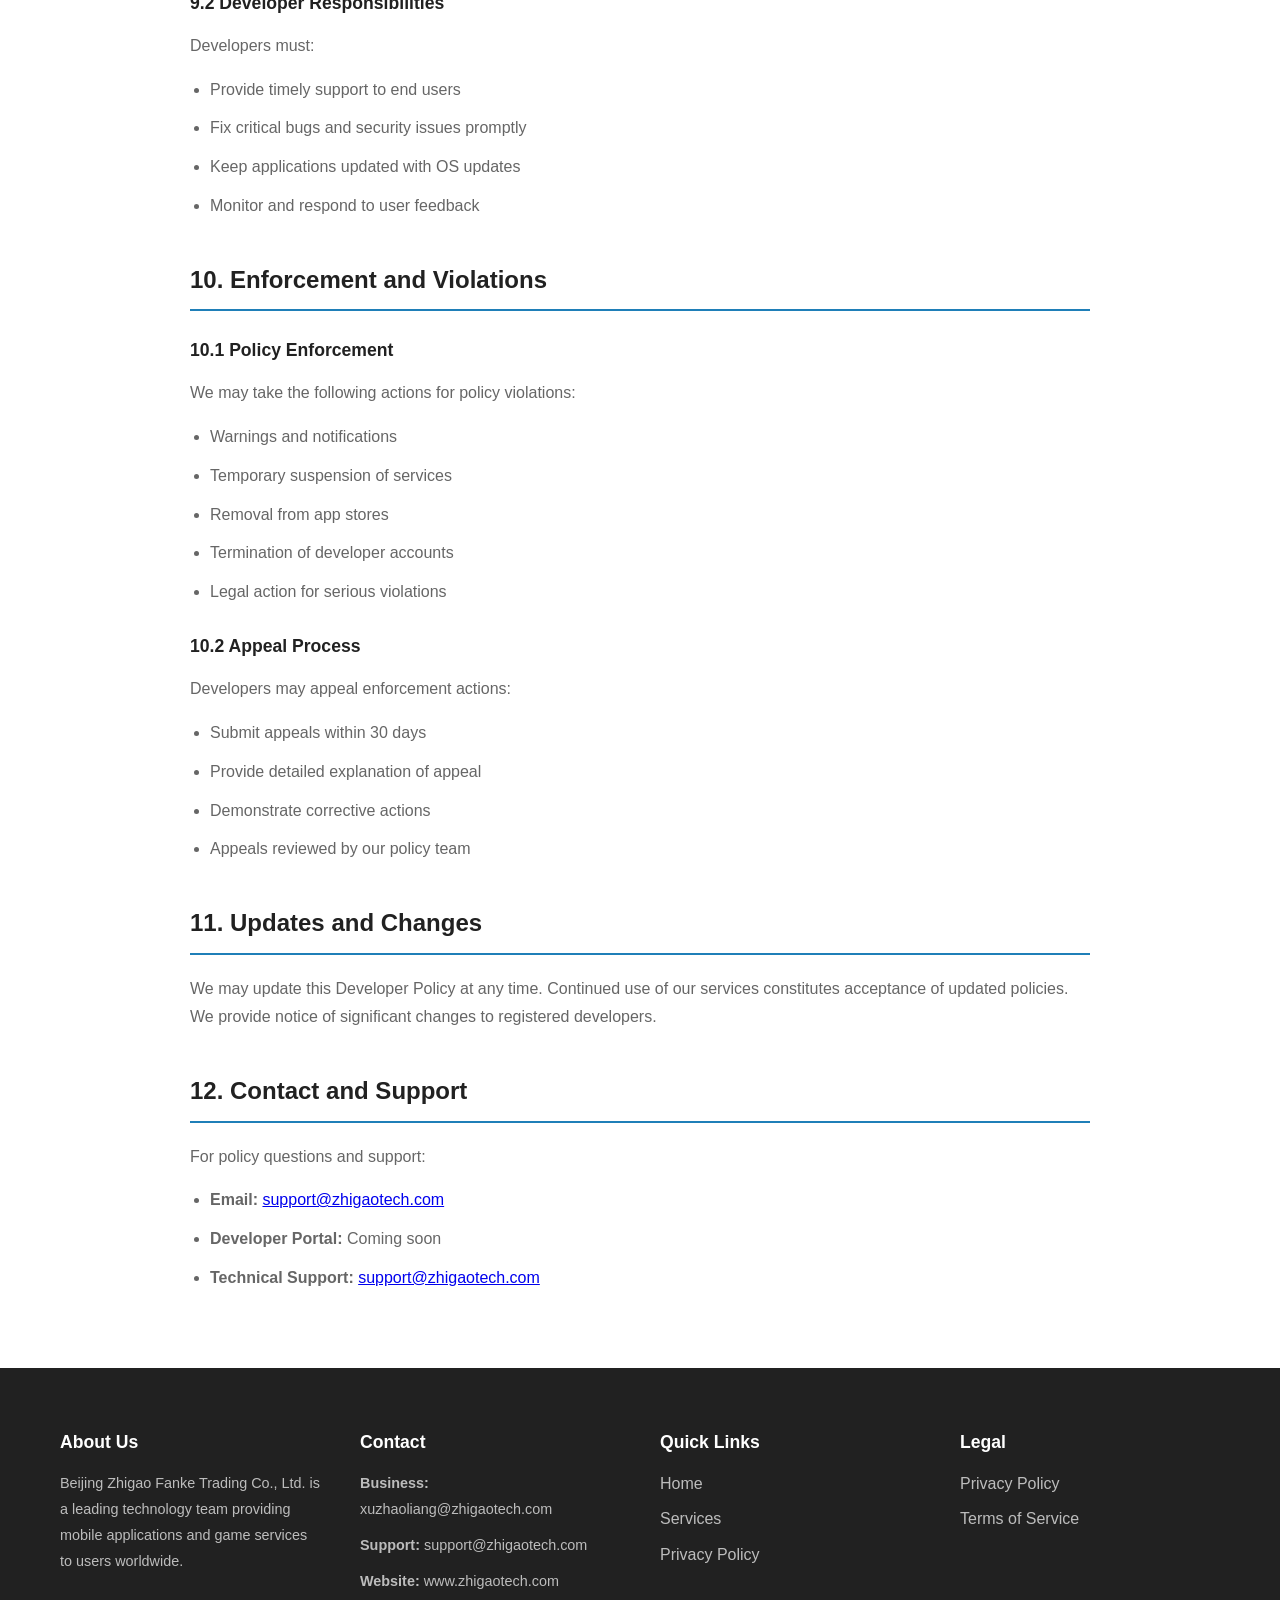
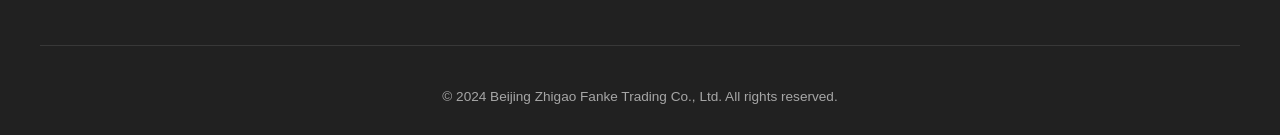
<file: pages/developer-policy.html>
<!DOCTYPE html>
<html lang="en">
<head>
    <meta charset="UTF-8">
    <meta name="viewport" content="width=device-width, initial-scale=1.0">
    <meta name="description" content="Developer Policy - Guidelines for developers using Zhigao Fanke services">
    <meta name="robots" content="index, follow">
    <title>Developer Policy - Zhigao Fanke</title>
    <link rel="canonical" href="https://www.zhigaotech.com/pages/developer-policy.html">
    <link rel="stylesheet" href="../css/style.css">
    <style>
        .policy-content {
            max-width: 900px;
            margin: 0 auto;
            color: #666666;
        }

        .policy-content h2 {
            font-size: 1.5rem;
            color: #212121;
            margin-top: 40px;
            margin-bottom: 20px;
            border-bottom: 2px solid #1f7fb8;
            padding-bottom: 10px;
        }

        .policy-content h3 {
            font-size: 1.1rem;
            color: #212121;
            margin-top: 25px;
            margin-bottom: 15px;
        }

        .policy-content p {
            margin-bottom: 15px;
            line-height: 1.8;
        }

        .policy-content ul {
            margin-left: 20px;
            margin-bottom: 15px;
        }

        .policy-content li {
            margin-bottom: 10px;
            line-height: 1.8;
        }

        .last-updated {
            background-color: #e3f2fd;
            padding: 15px 20px;
            border-radius: 8px;
            margin-bottom: 40px;
            color: #1f7fb8;
        }
    </style>
</head>
<body>
    <!-- Navigation Header -->
    <header id="navbar" class="navbar">
        <div class="navbar-container">
            <div class="navbar-logo">
                <a href="../index.html">
                    <svg class="logo-icon" viewBox="0 0 40 40" width="40" height="40">
                        <rect width="40" height="40" rx="8" fill="#1f7fb8"/>
                        <text x="20" y="26" font-size="20" font-weight="bold" fill="white" text-anchor="middle" font-family="Arial">ZF</text>
                    </svg>
                    <span class="logo-text">Zhigao Fanke</span>
                </a>
            </div>
            <nav class="navbar-menu" id="navbarMenu">
                <a href="../index.html" class="nav-link">Home</a>
                <a href="services.html" class="nav-link">Services</a>
                <a href="team.html" class="nav-link">Team</a>
                <a href="contact.html" class="nav-link">Contact</a>
            </nav>
            <div class="hamburger" id="hamburger">
                <span></span>
                <span></span>
                <span></span>
            </div>
        </div>
    </header>

    <!-- Hero Section -->
    <section class="hero" style="min-height: 40vh;">
        <div class="hero-content">
            <h1>Developer Policy</h1>
            <p>Guidelines for developers and partners using our services</p>
        </div>
        <div class="hero-bg">
            <svg viewBox="0 0 1200 300" preserveAspectRatio="xMidYMid slice" class="hero-svg">
                <defs>
                    <linearGradient id="grad7" x1="0%" y1="0%" x2="100%" y2="100%">
                        <stop offset="0%" style="stop-color:#1f7fb8;stop-opacity:1" />
                        <stop offset="100%" style="stop-color:#0d47a1;stop-opacity:1" />
                    </linearGradient>
                </defs>
                <rect width="1200" height="300" fill="url(#grad7)"/>
            </svg>
        </div>
    </section>

    <!-- Developer Policy Content -->
    <section style="padding: 60px 0;">
        <div class="container">
            <div class="last-updated">
                <strong>Last Updated:</strong> January 2024
            </div>

            <div class="policy-content">
                <h2>1. Introduction</h2>
                <p>This Developer Policy ("Policy") provides guidelines for developers, partners, and content creators who develop applications, integrate services, or offer content through Beijing Zhigao Fanke Trading Co., Ltd. ("Company," "we," "us," or "our").</p>
                <p>All developers must comply with this Policy in addition to the Terms of Service and Privacy Policy.</p>

                <h2>2. Developer Standards</h2>
                <h3>2.1 Code Quality</h3>
                <p>All applications and integrations must meet the following standards:</p>
                <ul>
                    <li>Clean, well-documented, and maintainable code</li>
                    <li>Compliance with platform-specific coding standards</li>
                    <li>Regular updates and security patches</li>
                    <li>Performance optimization and efficiency</li>
                    <li>No unnecessary battery drain or resource consumption</li>
                </ul>

                <h3>2.2 Security Requirements</h3>
                <p>Developers must implement robust security measures:</p>
                <ul>
                    <li>Encryption of sensitive data in transit and at rest</li>
                    <li>Secure authentication mechanisms (OAuth 2.0, JWT)</li>
                    <li>Regular security audits and vulnerability assessments</li>
                    <li>No storage of sensitive credentials in code</li>
                    <li>Compliance with OWASP Top 10 security standards</li>
                </ul>

                <h3>2.3 API Usage</h3>
                <p>When using Zhigao Fanke APIs:</p>
                <ul>
                    <li>Use only official API endpoints and libraries</li>
                    <li>Implement proper error handling and timeouts</li>
                    <li>Respect rate limits and quota restrictions</li>
                    <li>Do not reverse engineer or abuse APIs</li>
                    <li>Keep API credentials secure and confidential</li>
                </ul>

                <h2>3. Content Guidelines</h2>
                <h3>3.1 Prohibited Content</h3>
                <p>Applications and content must NOT contain:</p>
                <ul>
                    <li>Illegal content or promotion of illegal activities</li>
                    <li>Harassment, hate speech, or discrimination</li>
                    <li>Violence, graphic content, or gore</li>
                    <li>Sexual or adult content (except age-appropriate mature content)</li>
                    <li>Copyright infringement or plagiarism</li>
                    <li>Misinformation, fake news, or misleading claims</li>
                    <li>Malware, viruses, spyware, or harmful code</li>
                    <li>Spam, scams, or deceptive practices</li>
                </ul>

                <h3>3.2 Age Appropriateness</h3>
                <p>Applications must be appropriately labeled and rated:</p>
                <ul>
                    <li>Accurate content ratings (ESRB, PEGI, etc.)</li>
                    <li>Age gates for age-restricted content</li>
                    <li>Parental controls and monitoring features</li>
                    <li>Clear disclosure of in-app purchases</li>
                    <li>Compliance with COPPA for children's apps</li>
                </ul>

                <h2>4. Monetization Policies</h2>
                <h3>4.1 In-App Advertising</h3>
                <p>Advertising guidelines:</p>
                <ul>
                    <li>Clear disclosure of ad placements</li>
                    <li>Non-intrusive ad formats (avoid excessive interruptions)</li>
                    <li>No deceptive or misleading advertisements</li>
                    <li>Compliance with local advertising regulations</li>
                    <li>Family-friendly ad content in apps targeting children</li>
                </ul>

                <h3>4.2 In-App Purchases</h3>
                <p>In-app purchase requirements:</p>
                <ul>
                    <li>Clear pricing and currency display</li>
                    <li>Explicit user consent before charging</li>
                    <li>Secure payment processing</li>
                    <li>Proper receipt handling and validation</li>
                    <li>Transparent refund policies</li>
                </ul>

                <h3>4.3 Subscription Services</h3>
                <p>Subscription policies:</p>
                <ul>
                    <li>Clear terms of free trial periods</li>
                    <li>Easy cancellation process</li>
                    <li>Transparent billing on renewal</li>
                    <li>Delivery of promised services and features</li>
                    <li>Compliance with platform refund policies</li>
                </ul>

                <h2>5. Data Protection and Privacy</h2>
                <h3>5.1 Data Collection</h3>
                <p>When collecting user data:</p>
                <ul>
                    <li>Obtain explicit user consent before collection</li>
                    <li>Clearly disclose data usage purposes</li>
                    <li>Collect only necessary data (data minimization)</li>
                    <li>Implement secure storage practices</li>
                    <li>Never sell personal data without explicit consent</li>
                </ul>

                <h3>5.2 Compliance Requirements</h3>
                <p>Developers must comply with:</p>
                <ul>
                    <li>GDPR (for EU users)</li>
                    <li>CCPA (for California users)</li>
                    <li>COPPA (for apps targeting children under 13)</li>
                    <li>PIPL (for users in China)</li>
                    <li>Platform-specific privacy requirements</li>
                </ul>

                <h2>6. Platform-Specific Requirements</h2>
                <h3>6.1 Google Play Store</h3>
                <p>All apps must comply with:</p>
                <ul>
                    <li>Google Play Developer Program Policies</li>
                    <li>Google Play Store's app safety policies</li>
                    <li>Permissions declaration and justification</li>
                    <li>Content rating questionnaire</li>
                    <li>Privacy policy and data handling disclosures</li>
                </ul>

                <h3>6.2 Apple App Store</h3>
                <p>All apps must comply with:</p>
                <ul>
                    <li>Apple App Store Review Guidelines</li>
                    <li>Performance and stability standards</li>
                    <li>App Tracking Transparency (ATT) requirements</li>
                    <li>Privacy nutrition label requirements</li>
                    <li>Age-appropriate content classifications</li>
                </ul>

                <h2>7. Intellectual Property Rights</h2>
                <h3>7.1 Ownership</h3>
                <p>Developers warrant that:</p>
                <ul>
                    <li>They own all intellectual property rights in their applications</li>
                    <li>Their apps do not infringe on third-party rights</li>
                    <li>They have obtained necessary licenses for third-party content</li>
                    <li>They respect our intellectual property rights</li>
                </ul>

                <h3>7.2 Trademark Usage</h3>
                <p>When using Zhigao Fanke trademarks:</p>
                <ul>
                    <li>Use only authorized logos and branding</li>
                    <li>Follow our brand guidelines precisely</li>
                    <li>Do not register our trademarks as your own</li>
                    <li>Do not create confusion with our brand</li>
                </ul>

                <h2>8. Performance and Reliability</h2>
                <h3>8.1 Uptime Requirements</h3>
                <p>For services integrated with our platform:</p>
                <ul>
                    <li>Maintain 99% uptime availability</li>
                    <li>Provide timely notifications of scheduled maintenance</li>
                    <li>Implement redundancy and backup systems</li>
                    <li>Monitor performance and respond to issues</li>
                </ul>

                <h3>8.2 Scalability</h3>
                <p>Applications must be able to:</p>
                <ul>
                    <li>Handle growing user bases</li>
                    <li>Scale infrastructure appropriately</li>
                    <li>Maintain performance under high load</li>
                    <li>Plan for capacity needs</li>
                </ul>

                <h2>9. Support and Maintenance</h2>
                <h3>9.1 Developer Support</h3>
                <p>We provide:</p>
                <ul>
                    <li>API documentation and SDKs</li>
                    <li>Technical support channels</li>
                    <li>Developer forums and communities</li>
                    <li>Integration samples and best practices</li>
                </ul>

                <h3>9.2 Developer Responsibilities</h3>
                <p>Developers must:</p>
                <ul>
                    <li>Provide timely support to end users</li>
                    <li>Fix critical bugs and security issues promptly</li>
                    <li>Keep applications updated with OS updates</li>
                    <li>Monitor and respond to user feedback</li>
                </ul>

                <h2>10. Enforcement and Violations</h2>
                <h3>10.1 Policy Enforcement</h3>
                <p>We may take the following actions for policy violations:</p>
                <ul>
                    <li>Warnings and notifications</li>
                    <li>Temporary suspension of services</li>
                    <li>Removal from app stores</li>
                    <li>Termination of developer accounts</li>
                    <li>Legal action for serious violations</li>
                </ul>

                <h3>10.2 Appeal Process</h3>
                <p>Developers may appeal enforcement actions:</p>
                <ul>
                    <li>Submit appeals within 30 days</li>
                    <li>Provide detailed explanation of appeal</li>
                    <li>Demonstrate corrective actions</li>
                    <li>Appeals reviewed by our policy team</li>
                </ul>

                <h2>11. Updates and Changes</h2>
                <p>We may update this Developer Policy at any time. Continued use of our services constitutes acceptance of updated policies. We provide notice of significant changes to registered developers.</p>

                <h2>12. Contact and Support</h2>
                <p>For policy questions and support:</p>
                <ul>
                    <li><strong>Email:</strong> <a href="mailto:support@zhigaotech.com">support@zhigaotech.com</a></li>
                    <li><strong>Developer Portal:</strong> Coming soon</li>
                    <li><strong>Technical Support:</strong> <a href="mailto:support@zhigaotech.com">support@zhigaotech.com</a></li>
                </ul>

            </div>
        </div>
    </section>

    <!-- Footer -->
    <footer class="footer">
        <div class="footer-container">
            <div class="footer-section">
                <h4>About Us</h4>
                <p>Beijing Zhigao Fanke Trading Co., Ltd. is a leading technology team providing mobile applications and game services to users worldwide.</p>
            </div>
            <div class="footer-section">
                <h4>Contact</h4>
                <p><strong>Business:</strong> xuzhaoliang@zhigaotech.com</p>
                <p><strong>Support:</strong> support@zhigaotech.com</p>
                <p><strong>Website:</strong> www.zhigaotech.com</p>
            </div>
            <div class="footer-section">
                <h4>Quick Links</h4>
                <ul>
                    <li><a href="../index.html">Home</a></li>
                    <li><a href="services.html">Services</a></li>
                    <li><a href="privacy.html">Privacy Policy</a></li>
                </ul>
            </div>
            <div class="footer-section">
                <h4>Legal</h4>
                <ul>
                    <li><a href="privacy.html">Privacy Policy</a></li>
                    <li><a href="terms.html">Terms of Service</a></li>
                </ul>
            </div>
        </div>
        <div class="footer-bottom">
            <p>&copy; 2024 Beijing Zhigao Fanke Trading Co., Ltd. All rights reserved.</p>
        </div>
    </footer>

    <script src="../js/main.js"></script>
</body>
</html>
</file>
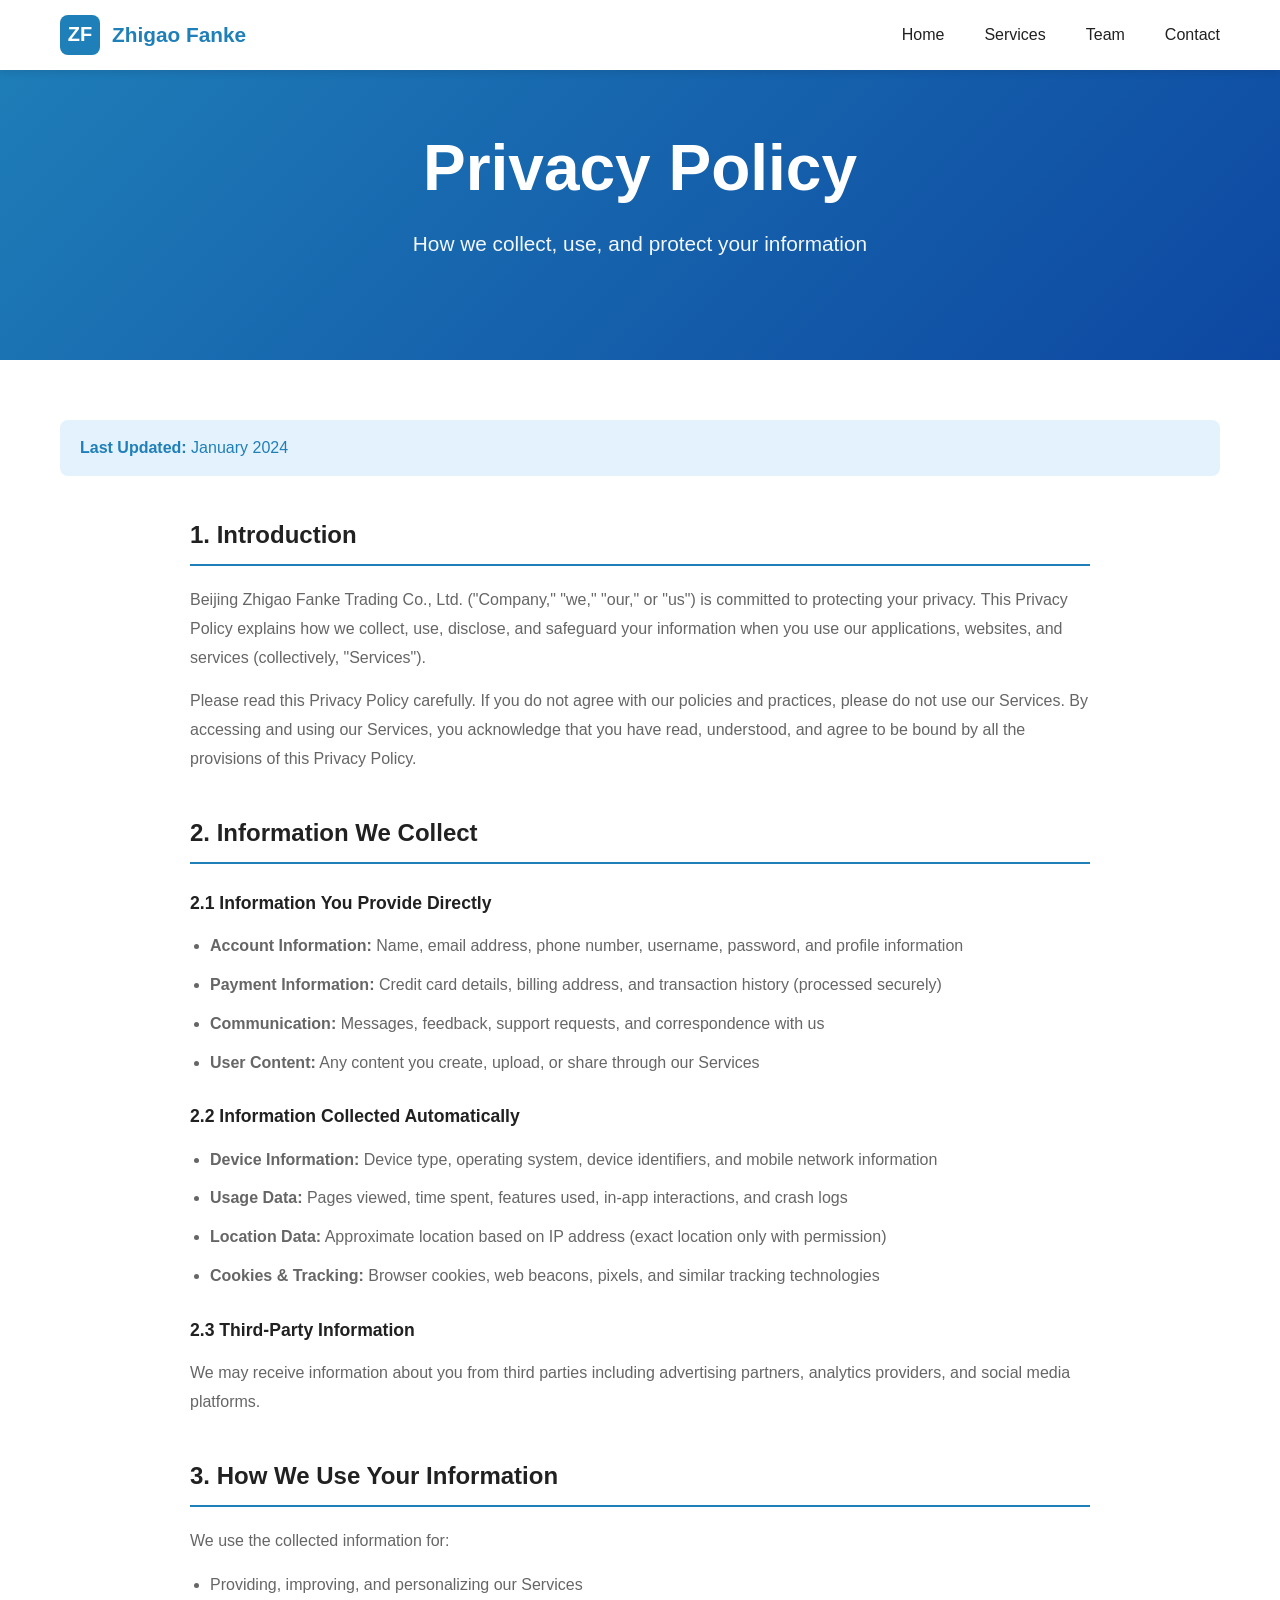
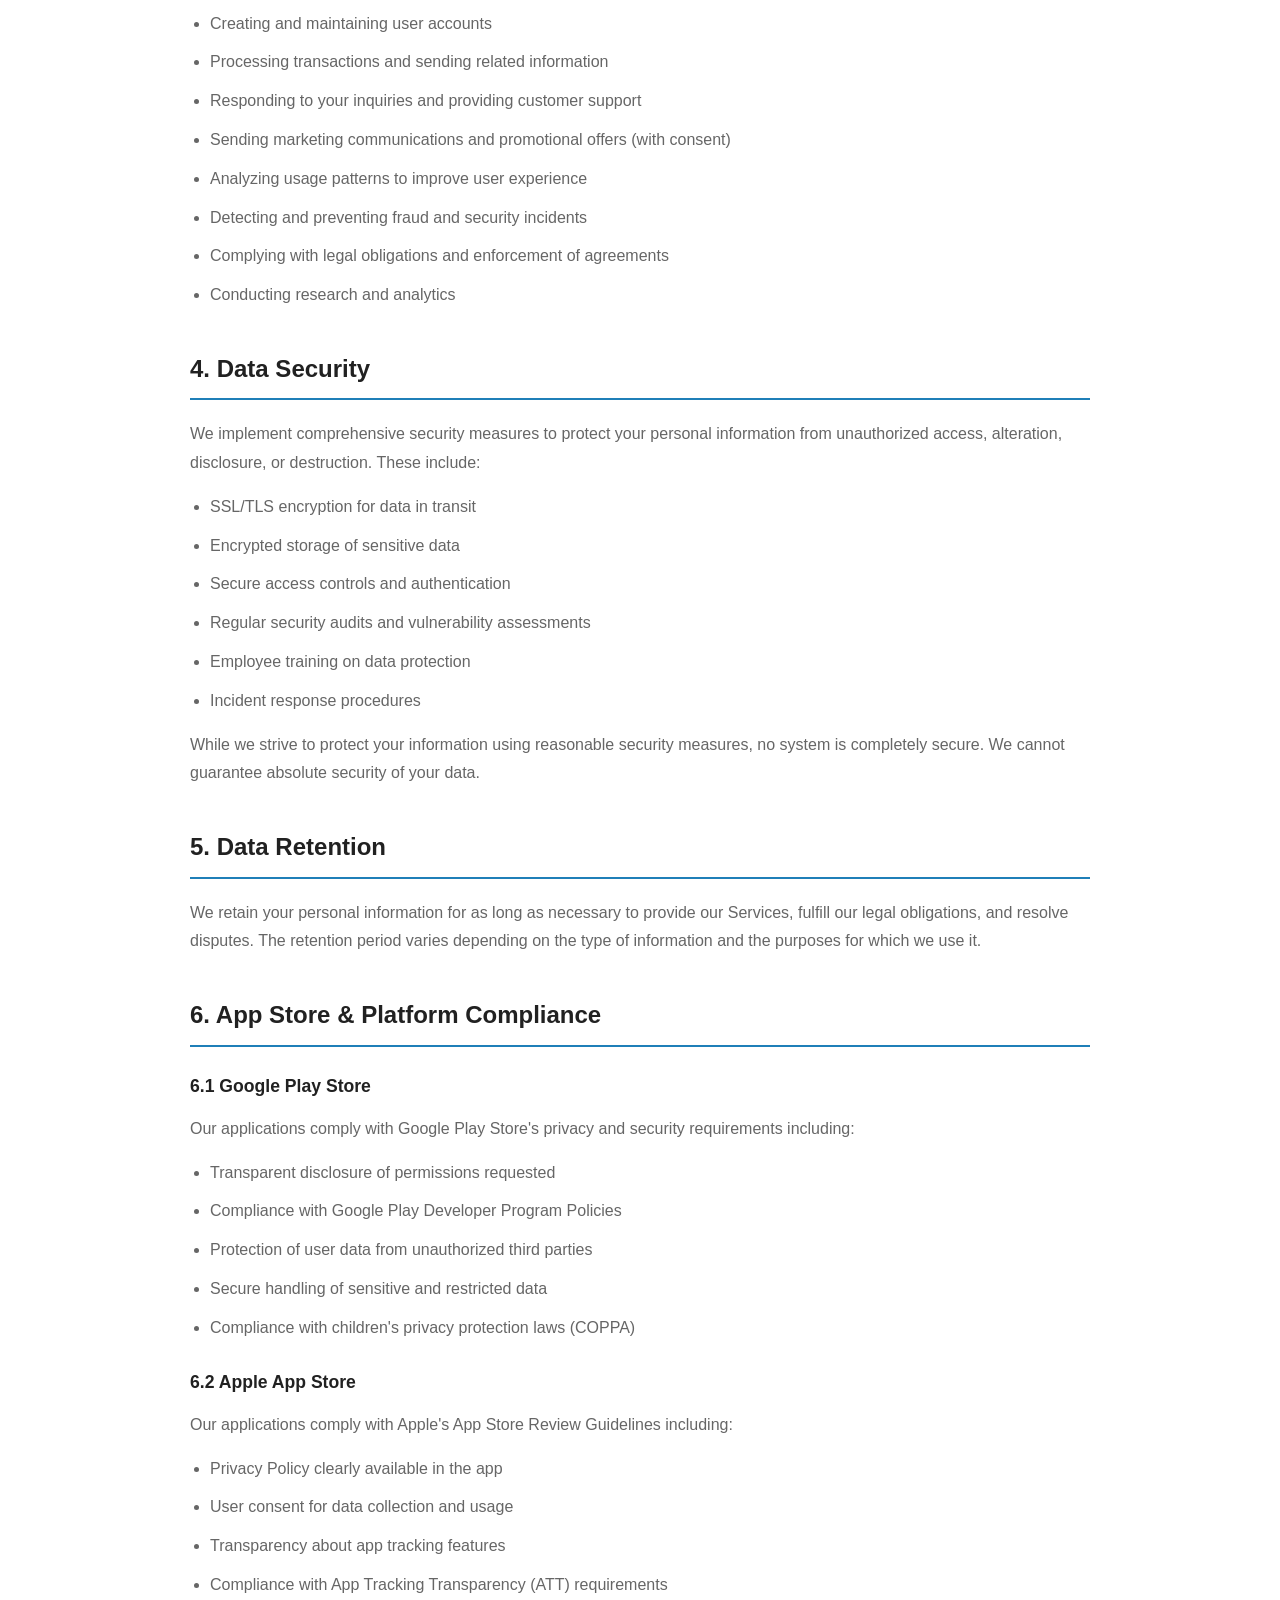
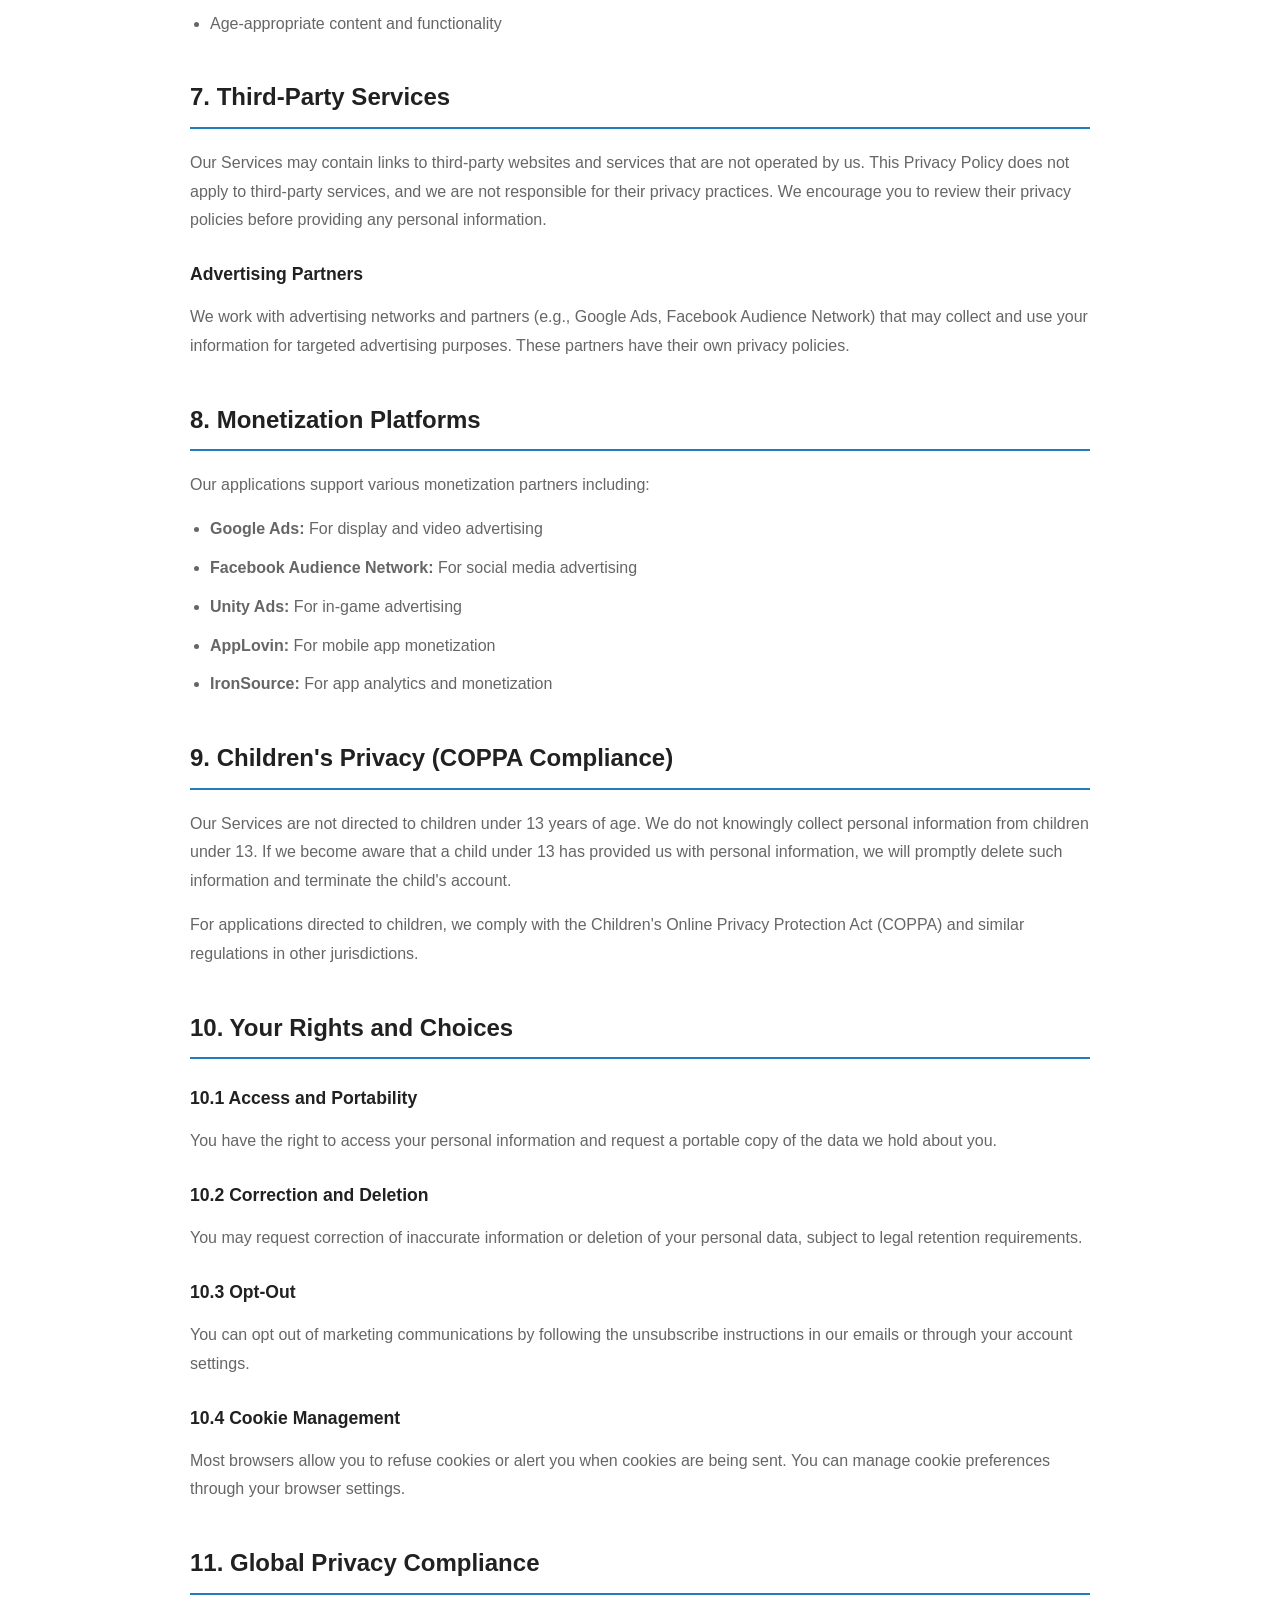
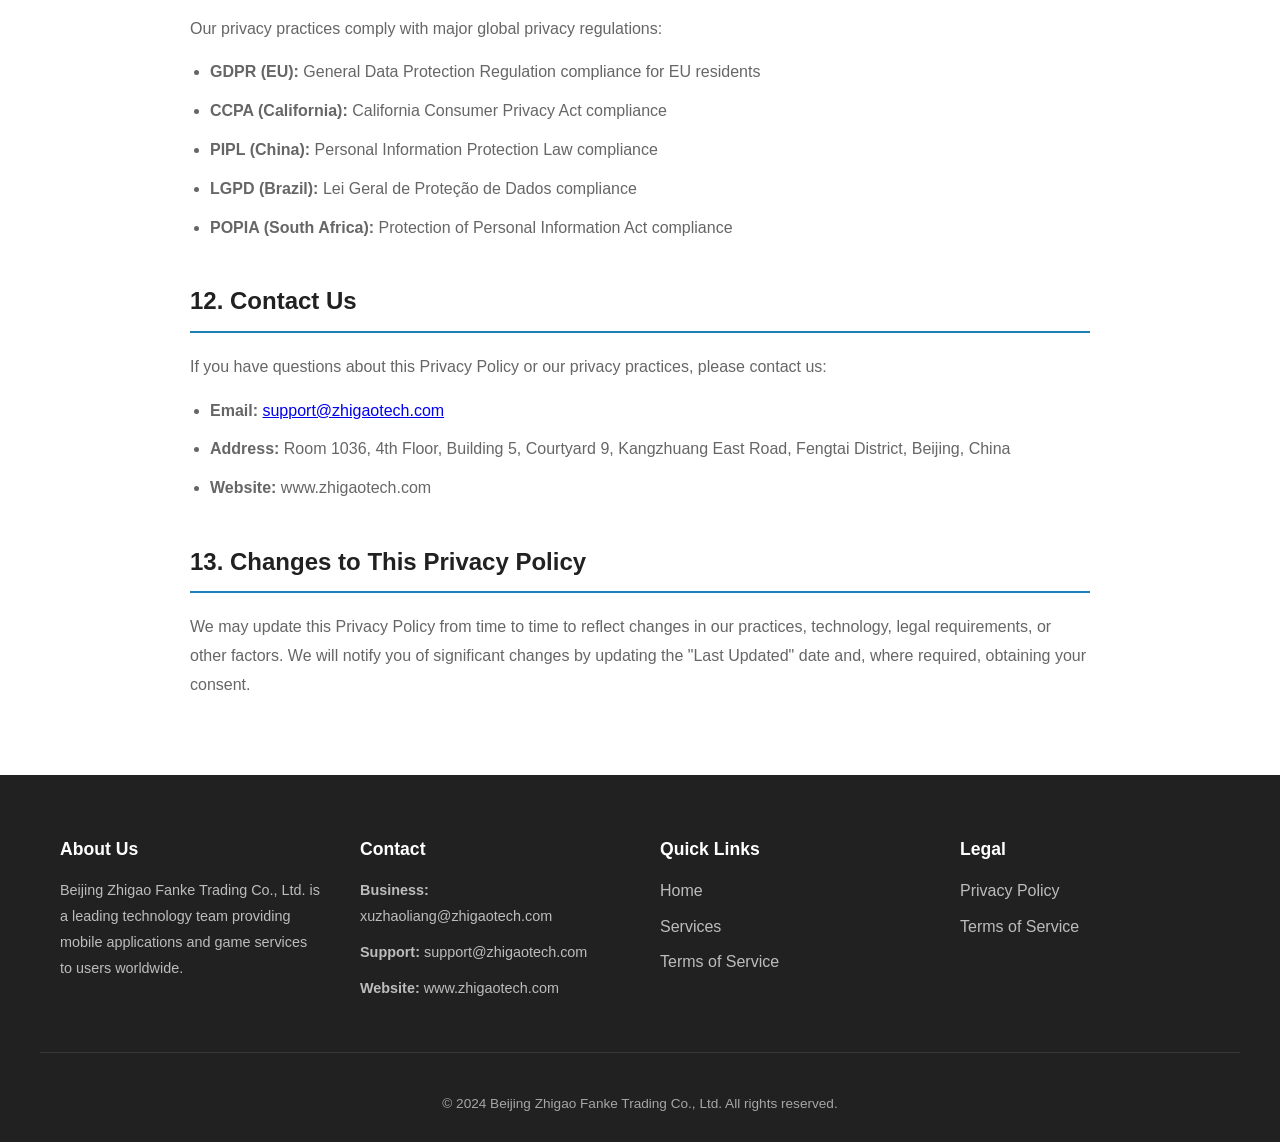
<file: pages/privacy.html>
<!DOCTYPE html>
<html lang="en">
<head>
    <meta charset="UTF-8">
    <meta name="viewport" content="width=device-width, initial-scale=1.0">
    <meta name="description" content="Privacy Policy - Zhigao Fanke respects your privacy and is committed to protecting your data">
    <meta name="robots" content="index, follow">
    <title>Privacy Policy - Zhigao Fanke</title>
    <link rel="canonical" href="https://www.zhigaotech.com/pages/privacy.html">
    <link rel="stylesheet" href="../css/style.css">
    <style>
        .policy-content {
            max-width: 900px;
            margin: 0 auto;
            color: #666666;
        }

        .policy-content h2 {
            font-size: 1.5rem;
            color: #212121;
            margin-top: 40px;
            margin-bottom: 20px;
            border-bottom: 2px solid #1f7fb8;
            padding-bottom: 10px;
        }

        .policy-content h3 {
            font-size: 1.1rem;
            color: #212121;
            margin-top: 25px;
            margin-bottom: 15px;
        }

        .policy-content p {
            margin-bottom: 15px;
            line-height: 1.8;
        }

        .policy-content ul {
            margin-left: 20px;
            margin-bottom: 15px;
        }

        .policy-content li {
            margin-bottom: 10px;
            line-height: 1.8;
        }

        .last-updated {
            background-color: #e3f2fd;
            padding: 15px 20px;
            border-radius: 8px;
            margin-bottom: 40px;
            color: #1f7fb8;
        }
    </style>
</head>
<body>
    <!-- Navigation Header -->
    <header id="navbar" class="navbar">
        <div class="navbar-container">
            <div class="navbar-logo">
                <a href="../index.html">
                    <svg class="logo-icon" viewBox="0 0 40 40" width="40" height="40">
                        <rect width="40" height="40" rx="8" fill="#1f7fb8"/>
                        <text x="20" y="26" font-size="20" font-weight="bold" fill="white" text-anchor="middle" font-family="Arial">ZF</text>
                    </svg>
                    <span class="logo-text">Zhigao Fanke</span>
                </a>
            </div>
            <nav class="navbar-menu" id="navbarMenu">
                <a href="../index.html" class="nav-link">Home</a>
                <a href="services.html" class="nav-link">Services</a>
                <a href="team.html" class="nav-link">Team</a>
                <a href="contact.html" class="nav-link">Contact</a>
            </nav>
            <div class="hamburger" id="hamburger">
                <span></span>
                <span></span>
                <span></span>
            </div>
        </div>
    </header>

    <!-- Hero Section -->
    <section class="hero" style="min-height: 40vh;">
        <div class="hero-content">
            <h1>Privacy Policy</h1>
            <p>How we collect, use, and protect your information</p>
        </div>
        <div class="hero-bg">
            <svg viewBox="0 0 1200 300" preserveAspectRatio="xMidYMid slice" class="hero-svg">
                <defs>
                    <linearGradient id="grad5" x1="0%" y1="0%" x2="100%" y2="100%">
                        <stop offset="0%" style="stop-color:#1f7fb8;stop-opacity:1" />
                        <stop offset="100%" style="stop-color:#0d47a1;stop-opacity:1" />
                    </linearGradient>
                </defs>
                <rect width="1200" height="300" fill="url(#grad5)"/>
            </svg>
        </div>
    </section>

    <!-- Privacy Policy Content -->
    <section style="padding: 60px 0;">
        <div class="container">
            <div class="last-updated">
                <strong>Last Updated:</strong> January 2024
            </div>

            <div class="policy-content">
                <h2>1. Introduction</h2>
                <p>Beijing Zhigao Fanke Trading Co., Ltd. ("Company," "we," "our," or "us") is committed to protecting your privacy. This Privacy Policy explains how we collect, use, disclose, and safeguard your information when you use our applications, websites, and services (collectively, "Services").</p>
                <p>Please read this Privacy Policy carefully. If you do not agree with our policies and practices, please do not use our Services. By accessing and using our Services, you acknowledge that you have read, understood, and agree to be bound by all the provisions of this Privacy Policy.</p>

                <h2>2. Information We Collect</h2>
                <h3>2.1 Information You Provide Directly</h3>
                <ul>
                    <li><strong>Account Information:</strong> Name, email address, phone number, username, password, and profile information</li>
                    <li><strong>Payment Information:</strong> Credit card details, billing address, and transaction history (processed securely)</li>
                    <li><strong>Communication:</strong> Messages, feedback, support requests, and correspondence with us</li>
                    <li><strong>User Content:</strong> Any content you create, upload, or share through our Services</li>
                </ul>

                <h3>2.2 Information Collected Automatically</h3>
                <ul>
                    <li><strong>Device Information:</strong> Device type, operating system, device identifiers, and mobile network information</li>
                    <li><strong>Usage Data:</strong> Pages viewed, time spent, features used, in-app interactions, and crash logs</li>
                    <li><strong>Location Data:</strong> Approximate location based on IP address (exact location only with permission)</li>
                    <li><strong>Cookies & Tracking:</strong> Browser cookies, web beacons, pixels, and similar tracking technologies</li>
                </ul>

                <h3>2.3 Third-Party Information</h3>
                <p>We may receive information about you from third parties including advertising partners, analytics providers, and social media platforms.</p>

                <h2>3. How We Use Your Information</h2>
                <p>We use the collected information for:</p>
                <ul>
                    <li>Providing, improving, and personalizing our Services</li>
                    <li>Creating and maintaining user accounts</li>
                    <li>Processing transactions and sending related information</li>
                    <li>Responding to your inquiries and providing customer support</li>
                    <li>Sending marketing communications and promotional offers (with consent)</li>
                    <li>Analyzing usage patterns to improve user experience</li>
                    <li>Detecting and preventing fraud and security incidents</li>
                    <li>Complying with legal obligations and enforcement of agreements</li>
                    <li>Conducting research and analytics</li>
                </ul>

                <h2>4. Data Security</h2>
                <p>We implement comprehensive security measures to protect your personal information from unauthorized access, alteration, disclosure, or destruction. These include:</p>
                <ul>
                    <li>SSL/TLS encryption for data in transit</li>
                    <li>Encrypted storage of sensitive data</li>
                    <li>Secure access controls and authentication</li>
                    <li>Regular security audits and vulnerability assessments</li>
                    <li>Employee training on data protection</li>
                    <li>Incident response procedures</li>
                </ul>
                <p>While we strive to protect your information using reasonable security measures, no system is completely secure. We cannot guarantee absolute security of your data.</p>

                <h2>5. Data Retention</h2>
                <p>We retain your personal information for as long as necessary to provide our Services, fulfill our legal obligations, and resolve disputes. The retention period varies depending on the type of information and the purposes for which we use it.</p>

                <h2>6. App Store & Platform Compliance</h2>
                <h3>6.1 Google Play Store</h3>
                <p>Our applications comply with Google Play Store's privacy and security requirements including:</p>
                <ul>
                    <li>Transparent disclosure of permissions requested</li>
                    <li>Compliance with Google Play Developer Program Policies</li>
                    <li>Protection of user data from unauthorized third parties</li>
                    <li>Secure handling of sensitive and restricted data</li>
                    <li>Compliance with children's privacy protection laws (COPPA)</li>
                </ul>

                <h3>6.2 Apple App Store</h3>
                <p>Our applications comply with Apple's App Store Review Guidelines including:</p>
                <ul>
                    <li>Privacy Policy clearly available in the app</li>
                    <li>User consent for data collection and usage</li>
                    <li>Transparency about app tracking features</li>
                    <li>Compliance with App Tracking Transparency (ATT) requirements</li>
                    <li>Age-appropriate content and functionality</li>
                </ul>

                <h2>7. Third-Party Services</h2>
                <p>Our Services may contain links to third-party websites and services that are not operated by us. This Privacy Policy does not apply to third-party services, and we are not responsible for their privacy practices. We encourage you to review their privacy policies before providing any personal information.</p>

                <h3>Advertising Partners</h3>
                <p>We work with advertising networks and partners (e.g., Google Ads, Facebook Audience Network) that may collect and use your information for targeted advertising purposes. These partners have their own privacy policies.</p>

                <h2>8. Monetization Platforms</h2>
                <p>Our applications support various monetization partners including:</p>
                <ul>
                    <li><strong>Google Ads:</strong> For display and video advertising</li>
                    <li><strong>Facebook Audience Network:</strong> For social media advertising</li>
                    <li><strong>Unity Ads:</strong> For in-game advertising</li>
                    <li><strong>AppLovin:</strong> For mobile app monetization</li>
                    <li><strong>IronSource:</strong> For app analytics and monetization</li>
                </ul>

                <h2>9. Children's Privacy (COPPA Compliance)</h2>
                <p>Our Services are not directed to children under 13 years of age. We do not knowingly collect personal information from children under 13. If we become aware that a child under 13 has provided us with personal information, we will promptly delete such information and terminate the child's account.</p>
                <p>For applications directed to children, we comply with the Children's Online Privacy Protection Act (COPPA) and similar regulations in other jurisdictions.</p>

                <h2>10. Your Rights and Choices</h2>
                <h3>10.1 Access and Portability</h3>
                <p>You have the right to access your personal information and request a portable copy of the data we hold about you.</p>

                <h3>10.2 Correction and Deletion</h3>
                <p>You may request correction of inaccurate information or deletion of your personal data, subject to legal retention requirements.</p>

                <h3>10.3 Opt-Out</h3>
                <p>You can opt out of marketing communications by following the unsubscribe instructions in our emails or through your account settings.</p>

                <h3>10.4 Cookie Management</h3>
                <p>Most browsers allow you to refuse cookies or alert you when cookies are being sent. You can manage cookie preferences through your browser settings.</p>

                <h2>11. Global Privacy Compliance</h2>
                <p>Our privacy practices comply with major global privacy regulations:</p>
                <ul>
                    <li><strong>GDPR (EU):</strong> General Data Protection Regulation compliance for EU residents</li>
                    <li><strong>CCPA (California):</strong> California Consumer Privacy Act compliance</li>
                    <li><strong>PIPL (China):</strong> Personal Information Protection Law compliance</li>
                    <li><strong>LGPD (Brazil):</strong> Lei Geral de Proteção de Dados compliance</li>
                    <li><strong>POPIA (South Africa):</strong> Protection of Personal Information Act compliance</li>
                </ul>

                <h2>12. Contact Us</h2>
                <p>If you have questions about this Privacy Policy or our privacy practices, please contact us:</p>
                <ul>
                    <li><strong>Email:</strong> <a href="mailto:support@zhigaotech.com">support@zhigaotech.com</a></li>
                    <li><strong>Address:</strong> Room 1036, 4th Floor, Building 5, Courtyard 9, Kangzhuang East Road, Fengtai District, Beijing, China</li>
                    <li><strong>Website:</strong> www.zhigaotech.com</li>
                </ul>

                <h2>13. Changes to This Privacy Policy</h2>
                <p>We may update this Privacy Policy from time to time to reflect changes in our practices, technology, legal requirements, or other factors. We will notify you of significant changes by updating the "Last Updated" date and, where required, obtaining your consent.</p>

            </div>
        </div>
    </section>

    <!-- Footer -->
    <footer class="footer">
        <div class="footer-container">
            <div class="footer-section">
                <h4>About Us</h4>
                <p>Beijing Zhigao Fanke Trading Co., Ltd. is a leading technology team providing mobile applications and game services to users worldwide.</p>
            </div>
            <div class="footer-section">
                <h4>Contact</h4>
                <p><strong>Business:</strong> xuzhaoliang@zhigaotech.com</p>
                <p><strong>Support:</strong> support@zhigaotech.com</p>
                <p><strong>Website:</strong> www.zhigaotech.com</p>
            </div>
            <div class="footer-section">
                <h4>Quick Links</h4>
                <ul>
                    <li><a href="../index.html">Home</a></li>
                    <li><a href="services.html">Services</a></li>
                    <li><a href="terms.html">Terms of Service</a></li>
                </ul>
            </div>
            <div class="footer-section">
                <h4>Legal</h4>
                <ul>
                    <li><a href="privacy.html">Privacy Policy</a></li>
                    <li><a href="terms.html">Terms of Service</a></li>
                </ul>
            </div>
        </div>
        <div class="footer-bottom">
            <p>&copy; 2024 Beijing Zhigao Fanke Trading Co., Ltd. All rights reserved.</p>
        </div>
    </footer>

    <script src="../js/main.js"></script>
</body>
</html>
</file>
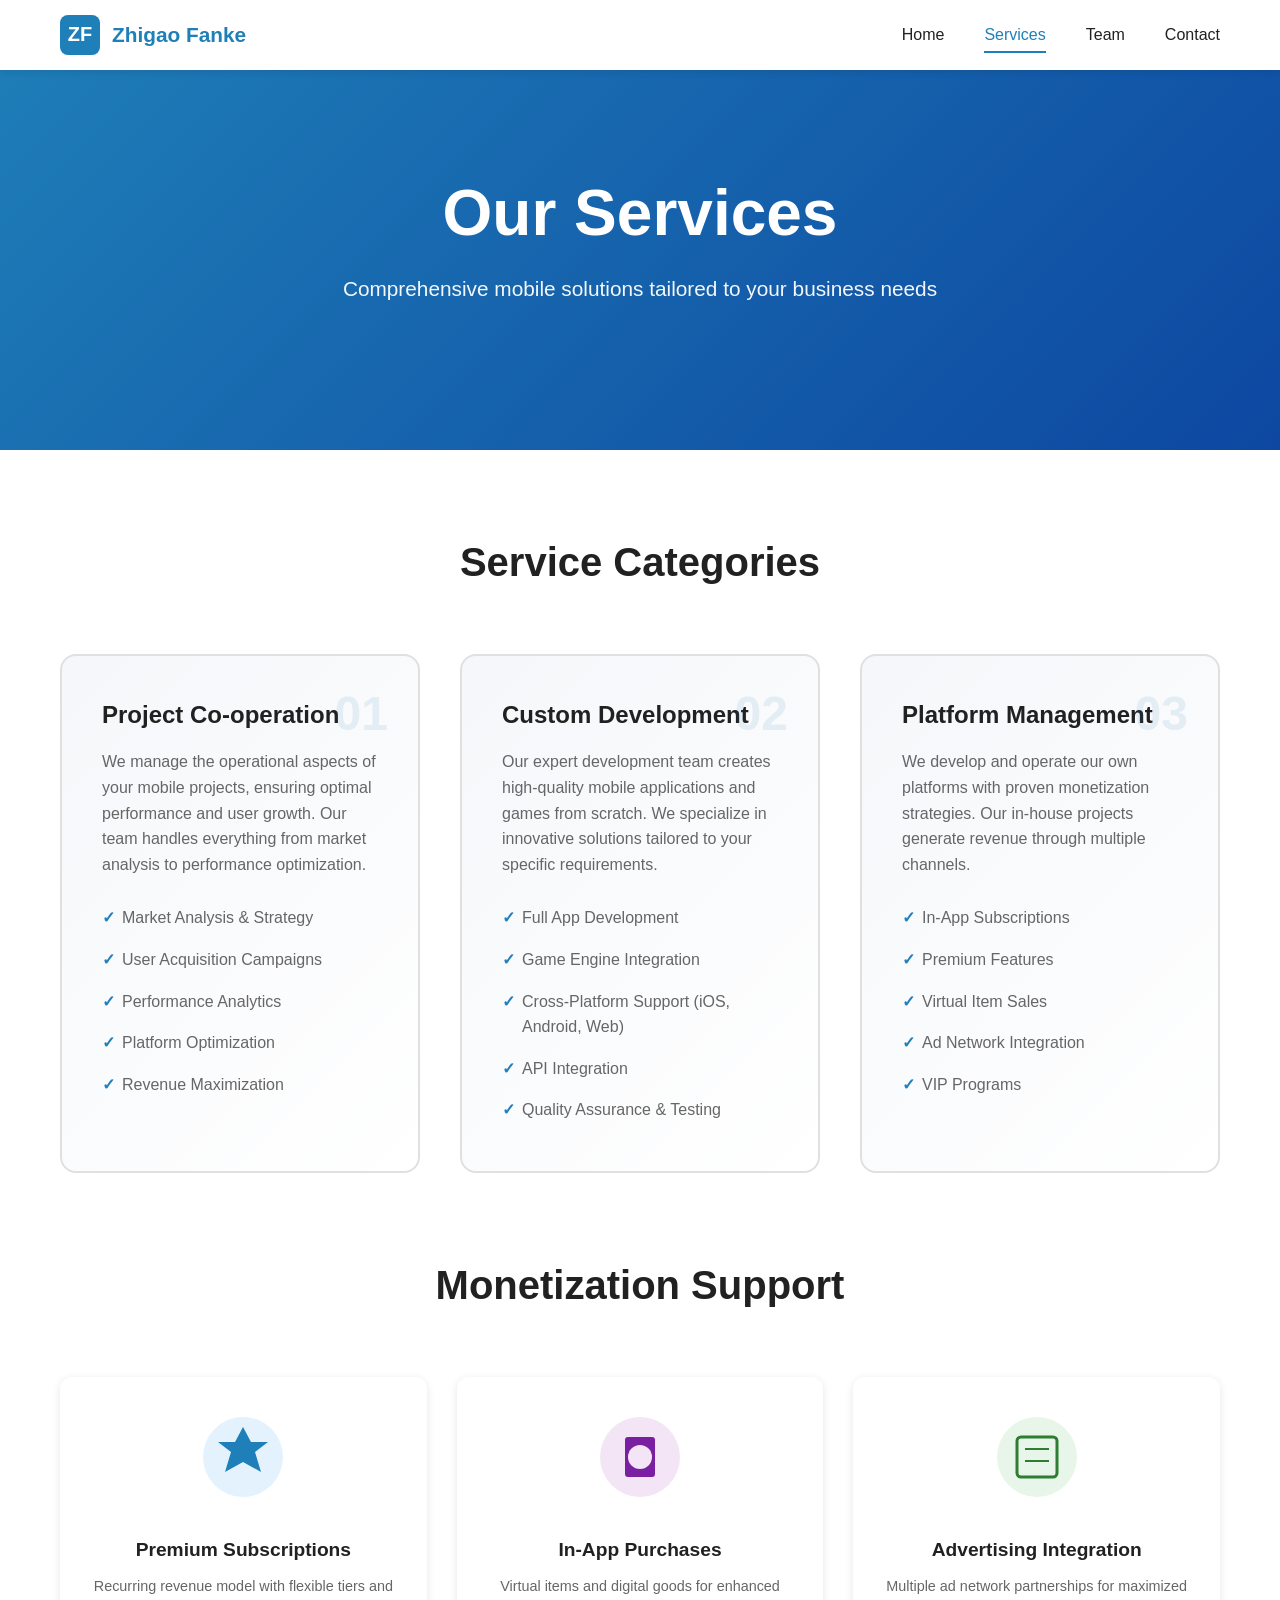
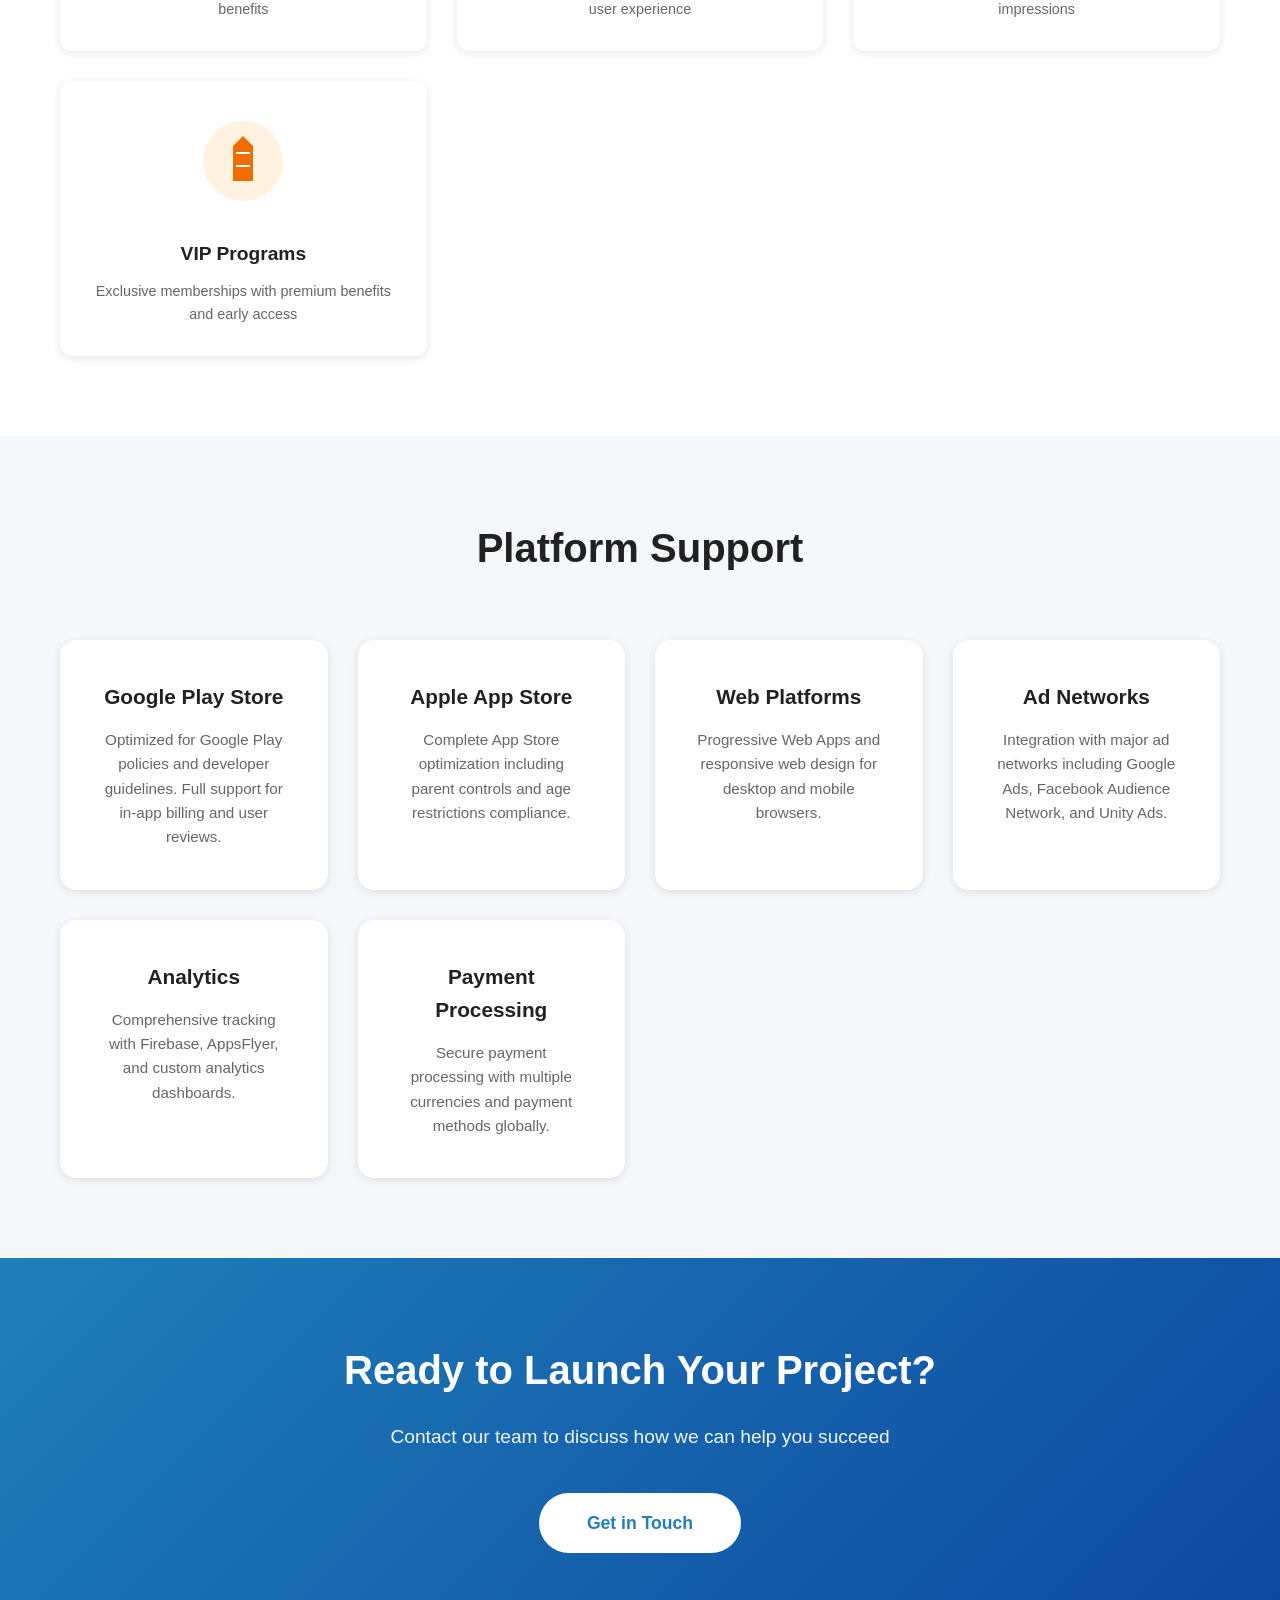
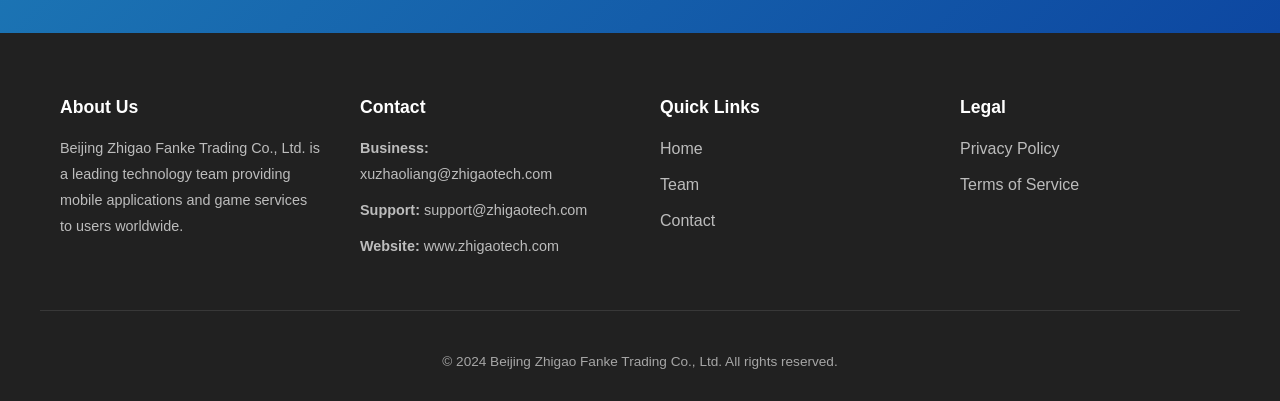
<file: pages/services.html>
<!DOCTYPE html>
<html lang="en">
<head>
    <meta charset="UTF-8">
    <meta name="viewport" content="width=device-width, initial-scale=1.0">
    <meta name="description" content="Our Services - Zhigao Fanke offers mobile app development, game development, and platform management solutions">
    <meta name="keywords" content="mobile app development, game development, app publishing, mobile services">
    <title>Services - Zhigao Fanke</title>
    <link rel="canonical" href="https://www.zhigaotech.com/pages/services.html">
    <link rel="stylesheet" href="../css/style.css">
</head>
<body>
    <!-- Navigation Header -->
    <header id="navbar" class="navbar">
        <div class="navbar-container">
            <div class="navbar-logo">
                <a href="../index.html">
                    <svg class="logo-icon" viewBox="0 0 40 40" width="40" height="40">
                        <rect width="40" height="40" rx="8" fill="#1f7fb8"/>
                        <text x="20" y="26" font-size="20" font-weight="bold" fill="white" text-anchor="middle" font-family="Arial">ZF</text>
                    </svg>
                    <span class="logo-text">Zhigao Fanke</span>
                </a>
            </div>
            <nav class="navbar-menu" id="navbarMenu">
                <a href="../index.html" class="nav-link">Home</a>
                <a href="services.html" class="nav-link active">Services</a>
                <a href="team.html" class="nav-link">Team</a>
                <a href="contact.html" class="nav-link">Contact</a>
            </nav>
            <div class="hamburger" id="hamburger">
                <span></span>
                <span></span>
                <span></span>
            </div>
        </div>
    </header>

    <!-- Hero Section -->
    <section class="hero" style="min-height: 50vh;">
        <div class="hero-content">
            <h1>Our Services</h1>
            <p>Comprehensive mobile solutions tailored to your business needs</p>
        </div>
        <div class="hero-bg">
            <svg viewBox="0 0 1200 300" preserveAspectRatio="xMidYMid slice" class="hero-svg">
                <defs>
                    <linearGradient id="grad2" x1="0%" y1="0%" x2="100%" y2="100%">
                        <stop offset="0%" style="stop-color:#1f7fb8;stop-opacity:1" />
                        <stop offset="100%" style="stop-color:#0d47a1;stop-opacity:1" />
                    </linearGradient>
                </defs>
                <rect width="1200" height="300" fill="url(#grad2)"/>
            </svg>
        </div>
    </section>

    <!-- Services Detail Content -->
    <section style="padding: 80px 0;">
        <div class="container">
            <h2 style="text-align: center; font-size: 2.5rem; margin-bottom: 60px;">Service Categories</h2>
            
            <div class="models-grid" style="margin-bottom: 60px;">
                <div class="model-card">
                    <div class="model-number">01</div>
                    <h3>Project Co-operation</h3>
                    <p>We manage the operational aspects of your mobile projects, ensuring optimal performance and user growth. Our team handles everything from market analysis to performance optimization.</p>
                    <ul style="margin-top: 20px;">
                        <li>Market Analysis & Strategy</li>
                        <li>User Acquisition Campaigns</li>
                        <li>Performance Analytics</li>
                        <li>Platform Optimization</li>
                        <li>Revenue Maximization</li>
                    </ul>
                </div>

                <div class="model-card">
                    <div class="model-number">02</div>
                    <h3>Custom Development</h3>
                    <p>Our expert development team creates high-quality mobile applications and games from scratch. We specialize in innovative solutions tailored to your specific requirements.</p>
                    <ul style="margin-top: 20px;">
                        <li>Full App Development</li>
                        <li>Game Engine Integration</li>
                        <li>Cross-Platform Support (iOS, Android, Web)</li>
                        <li>API Integration</li>
                        <li>Quality Assurance & Testing</li>
                    </ul>
                </div>

                <div class="model-card">
                    <div class="model-number">03</div>
                    <h3>Platform Management</h3>
                    <p>We develop and operate our own platforms with proven monetization strategies. Our in-house projects generate revenue through multiple channels.</p>
                    <ul style="margin-top: 20px;">
                        <li>In-App Subscriptions</li>
                        <li>Premium Features</li>
                        <li>Virtual Item Sales</li>
                        <li>Ad Network Integration</li>
                        <li>VIP Programs</li>
                    </ul>
                </div>
            </div>

            <h2 style="text-align: center; font-size: 2.5rem; margin: 80px 0 60px;">Monetization Support</h2>
            
            <div class="revenue-grid">
                <div class="revenue-item">
                    <svg viewBox="0 0 100 100" style="width: 100px; height: 100px; margin: 0 auto 20px;">
                        <circle cx="50" cy="50" r="40" fill="#e3f2fd"/>
                        <path d="M50 20 L58 35 L75 35 L62 45 L68 65 L50 55 L32 65 L38 45 L25 35 L42 35 Z" fill="#1f7fb8"/>
                    </svg>
                    <h4>Premium Subscriptions</h4>
                    <p>Recurring revenue model with flexible tiers and benefits</p>
                </div>
                <div class="revenue-item">
                    <svg viewBox="0 0 100 100" style="width: 100px; height: 100px; margin: 0 auto 20px;">
                        <circle cx="50" cy="50" r="40" fill="#f3e5f5"/>
                        <rect x="35" y="30" width="30" height="40" rx="3" fill="#7b1fa2"/>
                        <circle cx="50" cy="50" r="12" fill="#f3e5f5"/>
                    </svg>
                    <h4>In-App Purchases</h4>
                    <p>Virtual items and digital goods for enhanced user experience</p>
                </div>
                <div class="revenue-item">
                    <svg viewBox="0 0 100 100" style="width: 100px; height: 100px; margin: 0 auto 20px;">
                        <circle cx="50" cy="50" r="40" fill="#e8f5e9"/>
                        <rect x="30" y="30" width="40" height="40" rx="4" fill="none" stroke="#2e7d32" stroke-width="3"/>
                        <line x1="38" y1="42" x2="62" y2="42" stroke="#2e7d32" stroke-width="2"/>
                        <line x1="38" y1="54" x2="62" y2="54" stroke="#2e7d32" stroke-width="2"/>
                    </svg>
                    <h4>Advertising Integration</h4>
                    <p>Multiple ad network partnerships for maximized impressions</p>
                </div>
                <div class="revenue-item">
                    <svg viewBox="0 0 100 100" style="width: 100px; height: 100px; margin: 0 auto 20px;">
                        <circle cx="50" cy="50" r="40" fill="#fff3e0"/>
                        <path d="M50 25 L60 35 L60 70 L40 70 L40 35 Z" fill="#ef6c00"/>
                        <line x1="43" y1="42" x2="57" y2="42" stroke="white" stroke-width="2"/>
                        <line x1="43" y1="55" x2="57" y2="55" stroke="white" stroke-width="2"/>
                    </svg>
                    <h4>VIP Programs</h4>
                    <p>Exclusive memberships with premium benefits and early access</p>
                </div>
            </div>
        </div>
    </section>

    <!-- Platform Support Section -->
    <section style="padding: 80px 0; background-color: #f5f7fa;">
        <div class="container">
            <h2 style="text-align: center; font-size: 2.5rem; margin-bottom: 60px;">Platform Support</h2>
            <div style="display: grid; grid-template-columns: repeat(auto-fit, minmax(250px, 1fr)); gap: 30px;">
                <div class="feature-card">
                    <h3>Google Play Store</h3>
                    <p>Optimized for Google Play policies and developer guidelines. Full support for in-app billing and user reviews.</p>
                </div>
                <div class="feature-card">
                    <h3>Apple App Store</h3>
                    <p>Complete App Store optimization including parent controls and age restrictions compliance.</p>
                </div>
                <div class="feature-card">
                    <h3>Web Platforms</h3>
                    <p>Progressive Web Apps and responsive web design for desktop and mobile browsers.</p>
                </div>
                <div class="feature-card">
                    <h3>Ad Networks</h3>
                    <p>Integration with major ad networks including Google Ads, Facebook Audience Network, and Unity Ads.</p>
                </div>
                <div class="feature-card">
                    <h3>Analytics</h3>
                    <p>Comprehensive tracking with Firebase, AppsFlyer, and custom analytics dashboards.</p>
                </div>
                <div class="feature-card">
                    <h3>Payment Processing</h3>
                    <p>Secure payment processing with multiple currencies and payment methods globally.</p>
                </div>
            </div>
        </div>
    </section>

    <!-- CTA Section -->
    <section class="cta-section">
        <div class="container">
            <h2>Ready to Launch Your Project?</h2>
            <p>Contact our team to discuss how we can help you succeed</p>
            <a href="contact.html" class="btn btn-large">Get in Touch</a>
        </div>
    </section>

    <!-- Footer -->
    <footer class="footer">
        <div class="footer-container">
            <div class="footer-section">
                <h4>About Us</h4>
                <p>Beijing Zhigao Fanke Trading Co., Ltd. is a leading technology team providing mobile applications and game services to users worldwide.</p>
            </div>
            <div class="footer-section">
                <h4>Contact</h4>
                <p><strong>Business:</strong> xuzhaoliang@zhigaotech.com</p>
                <p><strong>Support:</strong> support@zhigaotech.com</p>
                <p><strong>Website:</strong> www.zhigaotech.com</p>
            </div>
            <div class="footer-section">
                <h4>Quick Links</h4>
                <ul>
                    <li><a href="../index.html">Home</a></li>
                    <li><a href="team.html">Team</a></li>
                    <li><a href="contact.html">Contact</a></li>
                </ul>
            </div>
            <div class="footer-section">
                <h4>Legal</h4>
                <ul>
                    <li><a href="privacy.html">Privacy Policy</a></li>
                    <li><a href="terms.html">Terms of Service</a></li>
                </ul>
            </div>
        </div>
        <div class="footer-bottom">
            <p>&copy; 2024 Beijing Zhigao Fanke Trading Co., Ltd. All rights reserved.</p>
        </div>
    </footer>

    <script src="../js/main.js"></script>
</body>
</html>
</file>
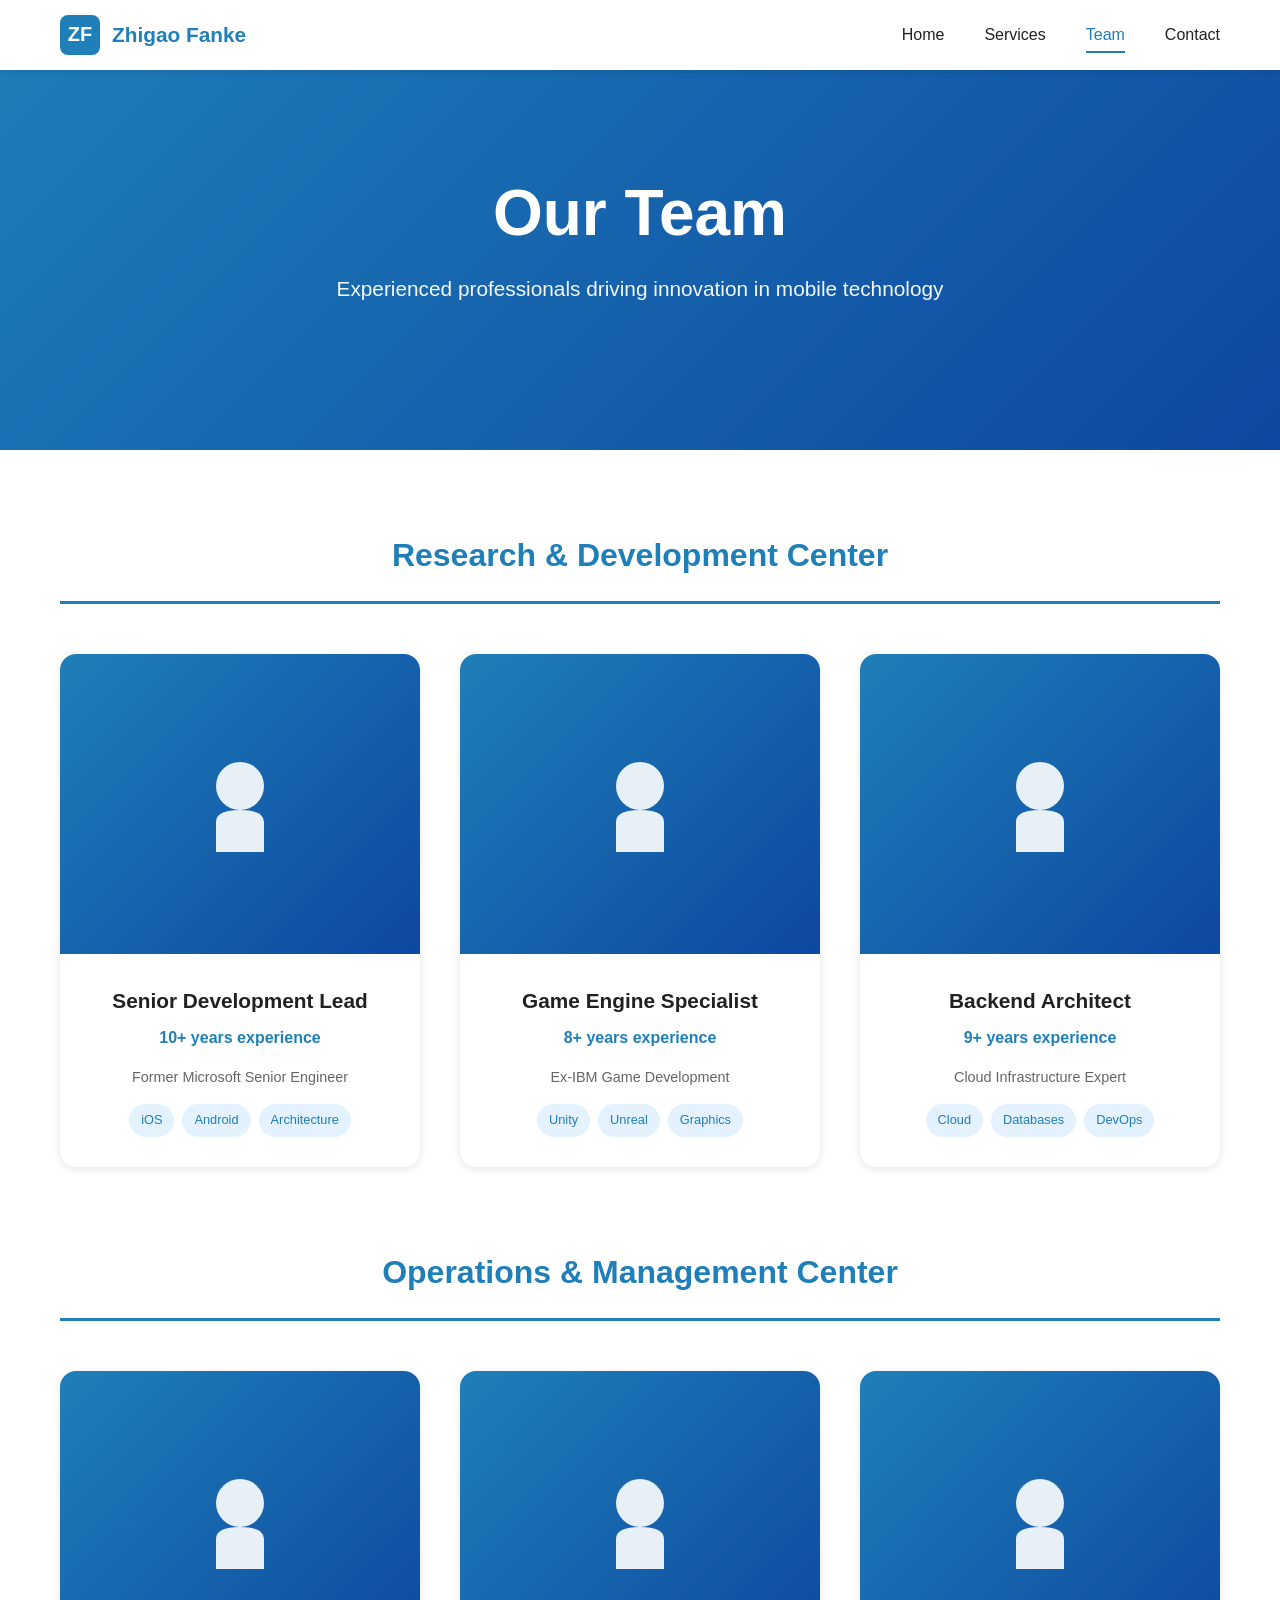
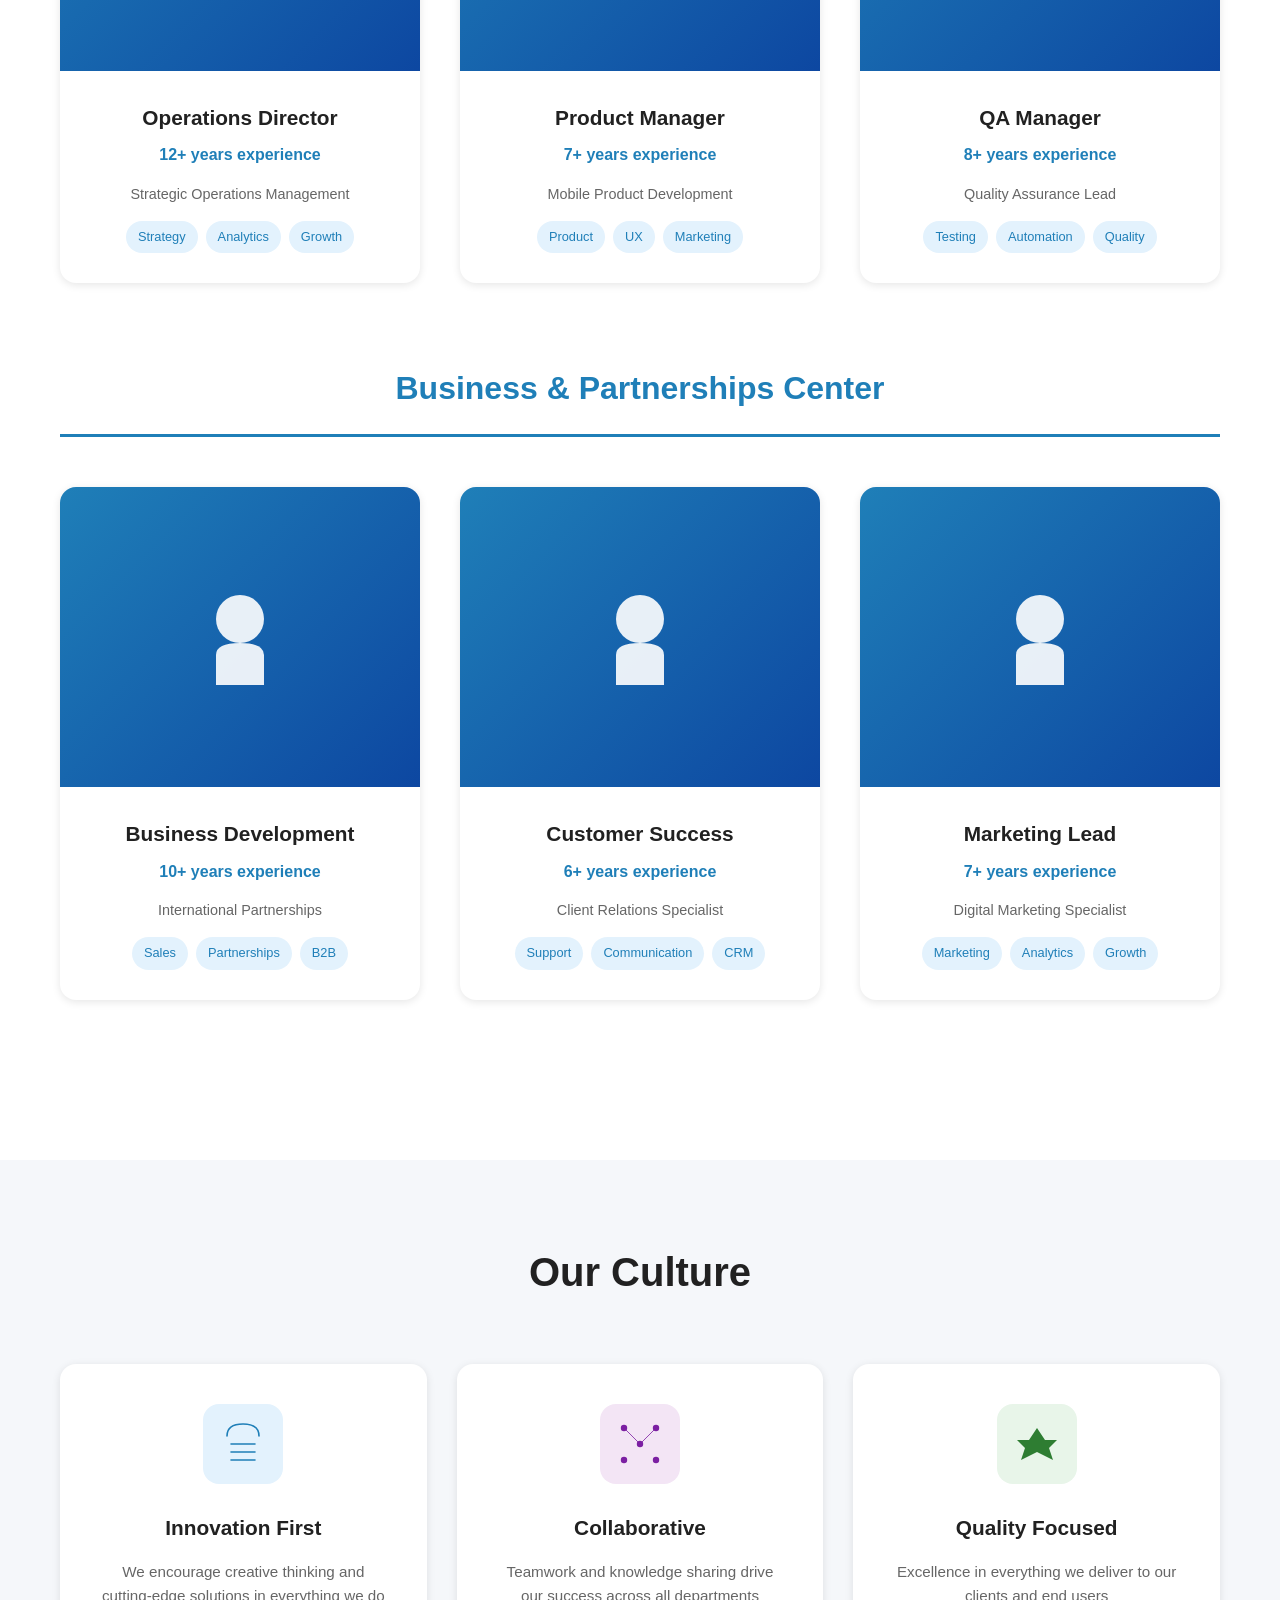
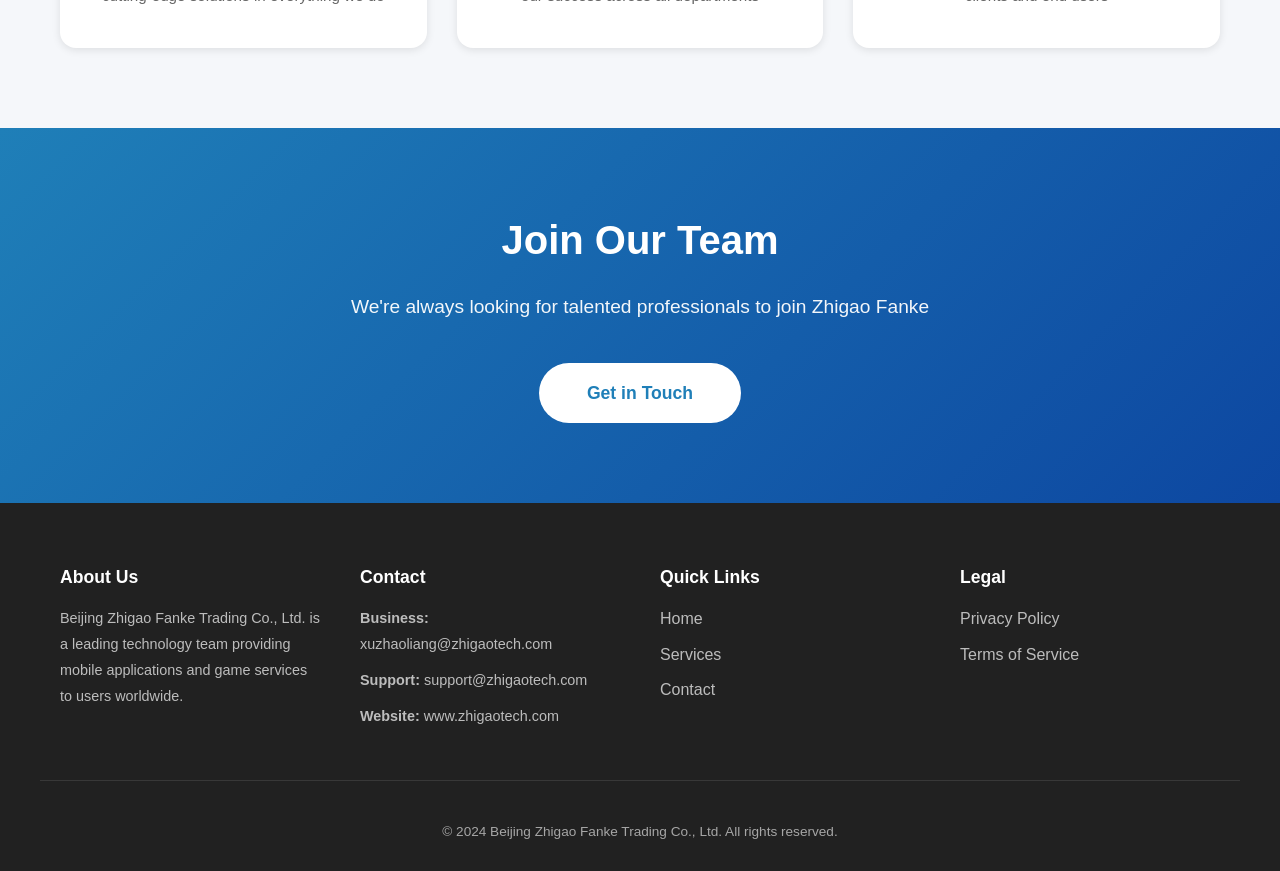
<file: pages/team.html>
<!DOCTYPE html>
<html lang="en">
<head>
    <meta charset="UTF-8">
    <meta name="viewport" content="width=device-width, initial-scale=1.0">
    <meta name="description" content="Our Team - Meet the experienced professionals at Zhigao Fanke, featuring experts from Microsoft and IBM">
    <meta name="keywords" content="team, developers, designers, mobile experts, technology professionals">
    <title>Team - Zhigao Fanke</title>
    <link rel="canonical" href="https://www.zhigaotech.com/pages/team.html">
    <link rel="stylesheet" href="../css/style.css">
    <style>
        .team-grid {
            display: grid;
            grid-template-columns: repeat(auto-fit, minmax(300px, 1fr));
            gap: 40px;
            margin-bottom: 60px;
        }

        .team-member {
            background-color: white;
            border-radius: 16px;
            overflow: hidden;
            box-shadow: 0 2px 8px rgba(0,0,0,0.1);
            transition: all 0.3s ease;
        }

        .team-member:hover {
            transform: translateY(-8px);
            box-shadow: 0 8px 32px rgba(0,0,0,0.15);
        }

        .member-avatar {
            width: 100%;
            height: 300px;
            background: linear-gradient(135deg, #1f7fb8 0%, #0d47a1 100%);
            display: flex;
            align-items: center;
            justify-content: center;
        }

        .member-avatar svg {
            width: 120px;
            height: 120px;
        }

        .member-info {
            padding: 30px 20px;
            text-align: center;
        }

        .member-info h3 {
            font-size: 1.3rem;
            margin-bottom: 8px;
            color: #212121;
        }

        .member-position {
            color: #1f7fb8;
            font-weight: 600;
            margin-bottom: 15px;
        }

        .member-experience {
            color: #666666;
            font-size: 0.9rem;
            margin-bottom: 15px;
        }

        .member-skills {
            display: flex;
            flex-wrap: wrap;
            gap: 8px;
            justify-content: center;
        }

        .skill-tag {
            display: inline-block;
            background-color: #e3f2fd;
            color: #1f7fb8;
            padding: 6px 12px;
            border-radius: 20px;
            font-size: 0.8rem;
            font-weight: 500;
        }

        .department-section {
            margin-bottom: 80px;
        }

        .department-title {
            text-align: center;
            font-size: 2rem;
            color: #1f7fb8;
            margin-bottom: 50px;
            padding-bottom: 20px;
            border-bottom: 3px solid #1f7fb8;
            display: inline-block;
            width: 100%;
        }
    </style>
</head>
<body>
    <!-- Navigation Header -->
    <header id="navbar" class="navbar">
        <div class="navbar-container">
            <div class="navbar-logo">
                <a href="../index.html">
                    <svg class="logo-icon" viewBox="0 0 40 40" width="40" height="40">
                        <rect width="40" height="40" rx="8" fill="#1f7fb8"/>
                        <text x="20" y="26" font-size="20" font-weight="bold" fill="white" text-anchor="middle" font-family="Arial">ZF</text>
                    </svg>
                    <span class="logo-text">Zhigao Fanke</span>
                </a>
            </div>
            <nav class="navbar-menu" id="navbarMenu">
                <a href="../index.html" class="nav-link">Home</a>
                <a href="services.html" class="nav-link">Services</a>
                <a href="team.html" class="nav-link active">Team</a>
                <a href="contact.html" class="nav-link">Contact</a>
            </nav>
            <div class="hamburger" id="hamburger">
                <span></span>
                <span></span>
                <span></span>
            </div>
        </div>
    </header>

    <!-- Hero Section -->
    <section class="hero" style="min-height: 50vh;">
        <div class="hero-content">
            <h1>Our Team</h1>
            <p>Experienced professionals driving innovation in mobile technology</p>
        </div>
        <div class="hero-bg">
            <svg viewBox="0 0 1200 300" preserveAspectRatio="xMidYMid slice" class="hero-svg">
                <defs>
                    <linearGradient id="grad3" x1="0%" y1="0%" x2="100%" y2="100%">
                        <stop offset="0%" style="stop-color:#1f7fb8;stop-opacity:1" />
                        <stop offset="100%" style="stop-color:#0d47a1;stop-opacity:1" />
                    </linearGradient>
                </defs>
                <rect width="1200" height="300" fill="url(#grad3)"/>
            </svg>
        </div>
    </section>

    <!-- Team Content -->
    <section style="padding: 80px 0;">
        <div class="container">
            <!-- Research & Development Department -->
            <div class="department-section">
                <h2 class="department-title">Research & Development Center</h2>
                <div class="team-grid">
                    <div class="team-member">
                        <div class="member-avatar">
                            <svg viewBox="0 0 100 100">
                                <circle cx="50" cy="35" r="20" fill="rgba(255,255,255,0.9)"/>
                                <path d="M30 65 Q30 55, 50 55 Q70 55, 70 65 L70 90 L30 90 Z" fill="rgba(255,255,255,0.9)"/>
                            </svg>
                        </div>
                        <div class="member-info">
                            <h3>Senior Development Lead</h3>
                            <p class="member-position">10+ years experience</p>
                            <p class="member-experience">Former Microsoft Senior Engineer</p>
                            <div class="member-skills">
                                <span class="skill-tag">iOS</span>
                                <span class="skill-tag">Android</span>
                                <span class="skill-tag">Architecture</span>
                            </div>
                        </div>
                    </div>

                    <div class="team-member">
                        <div class="member-avatar">
                            <svg viewBox="0 0 100 100">
                                <circle cx="50" cy="35" r="20" fill="rgba(255,255,255,0.9)"/>
                                <path d="M30 65 Q30 55, 50 55 Q70 55, 70 65 L70 90 L30 90 Z" fill="rgba(255,255,255,0.9)"/>
                            </svg>
                        </div>
                        <div class="member-info">
                            <h3>Game Engine Specialist</h3>
                            <p class="member-position">8+ years experience</p>
                            <p class="member-experience">Ex-IBM Game Development</p>
                            <div class="member-skills">
                                <span class="skill-tag">Unity</span>
                                <span class="skill-tag">Unreal</span>
                                <span class="skill-tag">Graphics</span>
                            </div>
                        </div>
                    </div>

                    <div class="team-member">
                        <div class="member-avatar">
                            <svg viewBox="0 0 100 100">
                                <circle cx="50" cy="35" r="20" fill="rgba(255,255,255,0.9)"/>
                                <path d="M30 65 Q30 55, 50 55 Q70 55, 70 65 L70 90 L30 90 Z" fill="rgba(255,255,255,0.9)"/>
                            </svg>
                        </div>
                        <div class="member-info">
                            <h3>Backend Architect</h3>
                            <p class="member-position">9+ years experience</p>
                            <p class="member-experience">Cloud Infrastructure Expert</p>
                            <div class="member-skills">
                                <span class="skill-tag">Cloud</span>
                                <span class="skill-tag">Databases</span>
                                <span class="skill-tag">DevOps</span>
                            </div>
                        </div>
                    </div>
                </div>
            </div>

            <!-- Operations & Management Department -->
            <div class="department-section">
                <h2 class="department-title">Operations & Management Center</h2>
                <div class="team-grid">
                    <div class="team-member">
                        <div class="member-avatar">
                            <svg viewBox="0 0 100 100">
                                <circle cx="50" cy="35" r="20" fill="rgba(255,255,255,0.9)"/>
                                <path d="M30 65 Q30 55, 50 55 Q70 55, 70 65 L70 90 L30 90 Z" fill="rgba(255,255,255,0.9)"/>
                            </svg>
                        </div>
                        <div class="member-info">
                            <h3>Operations Director</h3>
                            <p class="member-position">12+ years experience</p>
                            <p class="member-experience">Strategic Operations Management</p>
                            <div class="member-skills">
                                <span class="skill-tag">Strategy</span>
                                <span class="skill-tag">Analytics</span>
                                <span class="skill-tag">Growth</span>
                            </div>
                        </div>
                    </div>

                    <div class="team-member">
                        <div class="member-avatar">
                            <svg viewBox="0 0 100 100">
                                <circle cx="50" cy="35" r="20" fill="rgba(255,255,255,0.9)"/>
                                <path d="M30 65 Q30 55, 50 55 Q70 55, 70 65 L70 90 L30 90 Z" fill="rgba(255,255,255,0.9)"/>
                            </svg>
                        </div>
                        <div class="member-info">
                            <h3>Product Manager</h3>
                            <p class="member-position">7+ years experience</p>
                            <p class="member-experience">Mobile Product Development</p>
                            <div class="member-skills">
                                <span class="skill-tag">Product</span>
                                <span class="skill-tag">UX</span>
                                <span class="skill-tag">Marketing</span>
                            </div>
                        </div>
                    </div>

                    <div class="team-member">
                        <div class="member-avatar">
                            <svg viewBox="0 0 100 100">
                                <circle cx="50" cy="35" r="20" fill="rgba(255,255,255,0.9)"/>
                                <path d="M30 65 Q30 55, 50 55 Q70 55, 70 65 L70 90 L30 90 Z" fill="rgba(255,255,255,0.9)"/>
                            </svg>
                        </div>
                        <div class="member-info">
                            <h3>QA Manager</h3>
                            <p class="member-position">8+ years experience</p>
                            <p class="member-experience">Quality Assurance Lead</p>
                            <div class="member-skills">
                                <span class="skill-tag">Testing</span>
                                <span class="skill-tag">Automation</span>
                                <span class="skill-tag">Quality</span>
                            </div>
                        </div>
                    </div>
                </div>
            </div>

            <!-- Business & Partnerships Department -->
            <div class="department-section">
                <h2 class="department-title">Business & Partnerships Center</h2>
                <div class="team-grid">
                    <div class="team-member">
                        <div class="member-avatar">
                            <svg viewBox="0 0 100 100">
                                <circle cx="50" cy="35" r="20" fill="rgba(255,255,255,0.9)"/>
                                <path d="M30 65 Q30 55, 50 55 Q70 55, 70 65 L70 90 L30 90 Z" fill="rgba(255,255,255,0.9)"/>
                            </svg>
                        </div>
                        <div class="member-info">
                            <h3>Business Development</h3>
                            <p class="member-position">10+ years experience</p>
                            <p class="member-experience">International Partnerships</p>
                            <div class="member-skills">
                                <span class="skill-tag">Sales</span>
                                <span class="skill-tag">Partnerships</span>
                                <span class="skill-tag">B2B</span>
                            </div>
                        </div>
                    </div>

                    <div class="team-member">
                        <div class="member-avatar">
                            <svg viewBox="0 0 100 100">
                                <circle cx="50" cy="35" r="20" fill="rgba(255,255,255,0.9)"/>
                                <path d="M30 65 Q30 55, 50 55 Q70 55, 70 65 L70 90 L30 90 Z" fill="rgba(255,255,255,0.9)"/>
                            </svg>
                        </div>
                        <div class="member-info">
                            <h3>Customer Success</h3>
                            <p class="member-position">6+ years experience</p>
                            <p class="member-experience">Client Relations Specialist</p>
                            <div class="member-skills">
                                <span class="skill-tag">Support</span>
                                <span class="skill-tag">Communication</span>
                                <span class="skill-tag">CRM</span>
                            </div>
                        </div>
                    </div>

                    <div class="team-member">
                        <div class="member-avatar">
                            <svg viewBox="0 0 100 100">
                                <circle cx="50" cy="35" r="20" fill="rgba(255,255,255,0.9)"/>
                                <path d="M30 65 Q30 55, 50 55 Q70 55, 70 65 L70 90 L30 90 Z" fill="rgba(255,255,255,0.9)"/>
                            </svg>
                        </div>
                        <div class="member-info">
                            <h3>Marketing Lead</h3>
                            <p class="member-position">7+ years experience</p>
                            <p class="member-experience">Digital Marketing Specialist</p>
                            <div class="member-skills">
                                <span class="skill-tag">Marketing</span>
                                <span class="skill-tag">Analytics</span>
                                <span class="skill-tag">Growth</span>
                            </div>
                        </div>
                    </div>
                </div>
            </div>
        </div>
    </section>

    <!-- Company Culture Section -->
    <section style="padding: 80px 0; background-color: #f5f7fa;">
        <div class="container">
            <h2 style="text-align: center; font-size: 2.5rem; margin-bottom: 60px;">Our Culture</h2>
            <div class="features-grid">
                <div class="feature-card">
                    <svg viewBox="0 0 100 100" class="feature-icon" style="width: 80px; height: 80px;">
                        <rect width="100" height="100" rx="20" fill="#e3f2fd"/>
                        <path d="M30 40 Q30 25, 50 25 Q70 25, 70 40 M35 50 L65 50 M35 60 L65 60 M35 70 L65 70" stroke="#1f7fb8" stroke-width="2" stroke-linecap="round" fill="none"/>
                    </svg>
                    <h3>Innovation First</h3>
                    <p>We encourage creative thinking and cutting-edge solutions in everything we do</p>
                </div>
                <div class="feature-card">
                    <svg viewBox="0 0 100 100" class="feature-icon" style="width: 80px; height: 80px;">
                        <rect width="100" height="100" rx="20" fill="#f3e5f5"/>
                        <circle cx="50" cy="50" r="4" fill="#7b1fa2"/>
                        <circle cx="30" cy="30" r="4" fill="#7b1fa2"/>
                        <circle cx="70" cy="30" r="4" fill="#7b1fa2"/>
                        <circle cx="30" cy="70" r="4" fill="#7b1fa2"/>
                        <circle cx="70" cy="70" r="4" fill="#7b1fa2"/>
                        <line x1="50" y1="50" x2="30" y2="30" stroke="#7b1fa2" stroke-width="1"/>
                        <line x1="50" y1="50" x2="70" y2="30" stroke="#7b1fa2" stroke-width="1"/>
                    </svg>
                    <h3>Collaborative</h3>
                    <p>Teamwork and knowledge sharing drive our success across all departments</p>
                </div>
                <div class="feature-card">
                    <svg viewBox="0 0 100 100" class="feature-icon" style="width: 80px; height: 80px;">
                        <rect width="100" height="100" rx="20" fill="#e8f5e9"/>
                        <path d="M50 30 L60 45 L75 45 L65 55 L70 70 L50 60 L30 70 L35 55 L25 45 L40 45 Z" fill="#2e7d32"/>
                    </svg>
                    <h3>Quality Focused</h3>
                    <p>Excellence in everything we deliver to our clients and end users</p>
                </div>
            </div>
        </div>
    </section>

    <!-- CTA Section -->
    <section class="cta-section">
        <div class="container">
            <h2>Join Our Team</h2>
            <p>We're always looking for talented professionals to join Zhigao Fanke</p>
            <a href="contact.html" class="btn btn-large">Get in Touch</a>
        </div>
    </section>

    <!-- Footer -->
    <footer class="footer">
        <div class="footer-container">
            <div class="footer-section">
                <h4>About Us</h4>
                <p>Beijing Zhigao Fanke Trading Co., Ltd. is a leading technology team providing mobile applications and game services to users worldwide.</p>
            </div>
            <div class="footer-section">
                <h4>Contact</h4>
                <p><strong>Business:</strong> xuzhaoliang@zhigaotech.com</p>
                <p><strong>Support:</strong> support@zhigaotech.com</p>
                <p><strong>Website:</strong> www.zhigaotech.com</p>
            </div>
            <div class="footer-section">
                <h4>Quick Links</h4>
                <ul>
                    <li><a href="../index.html">Home</a></li>
                    <li><a href="services.html">Services</a></li>
                    <li><a href="contact.html">Contact</a></li>
                </ul>
            </div>
            <div class="footer-section">
                <h4>Legal</h4>
                <ul>
                    <li><a href="privacy.html">Privacy Policy</a></li>
                    <li><a href="terms.html">Terms of Service</a></li>
                </ul>
            </div>
        </div>
        <div class="footer-bottom">
            <p>&copy; 2024 Beijing Zhigao Fanke Trading Co., Ltd. All rights reserved.</p>
        </div>
    </footer>

    <script src="../js/main.js"></script>
</body>
</html>
</file>
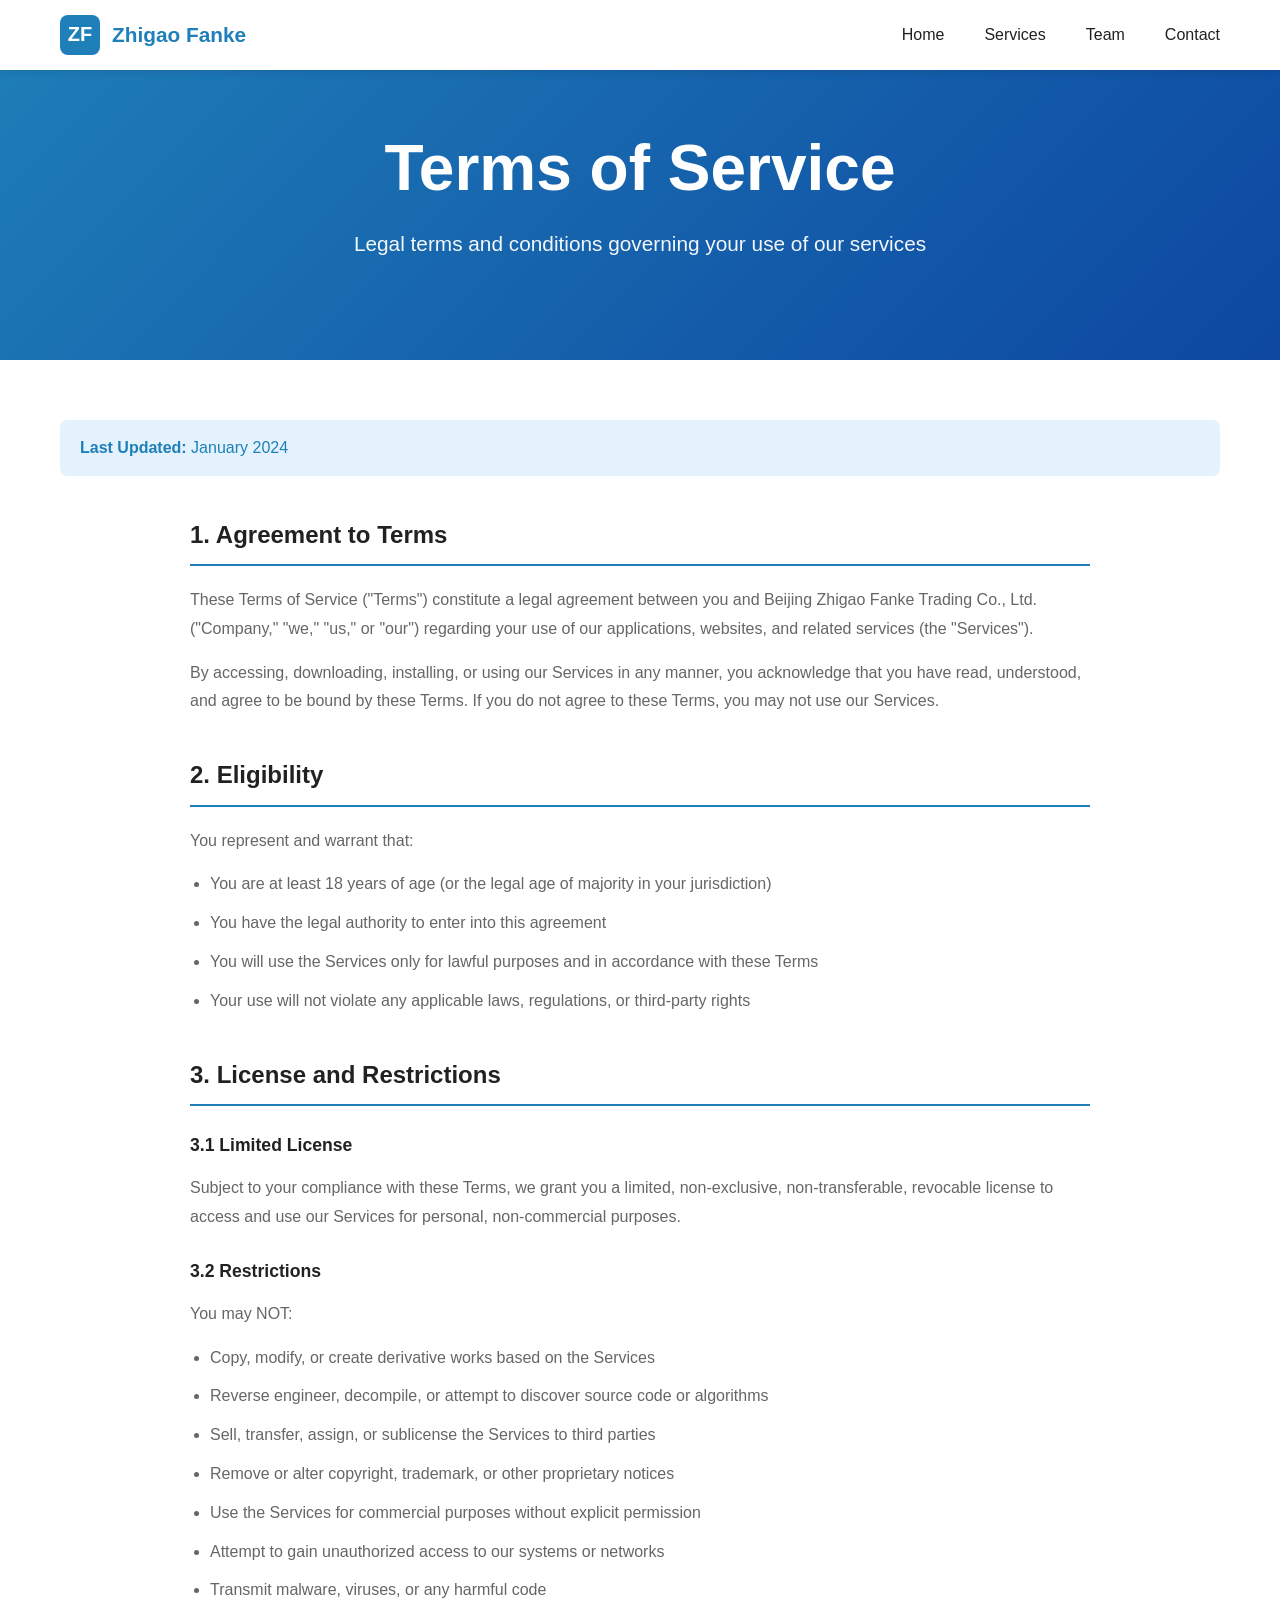
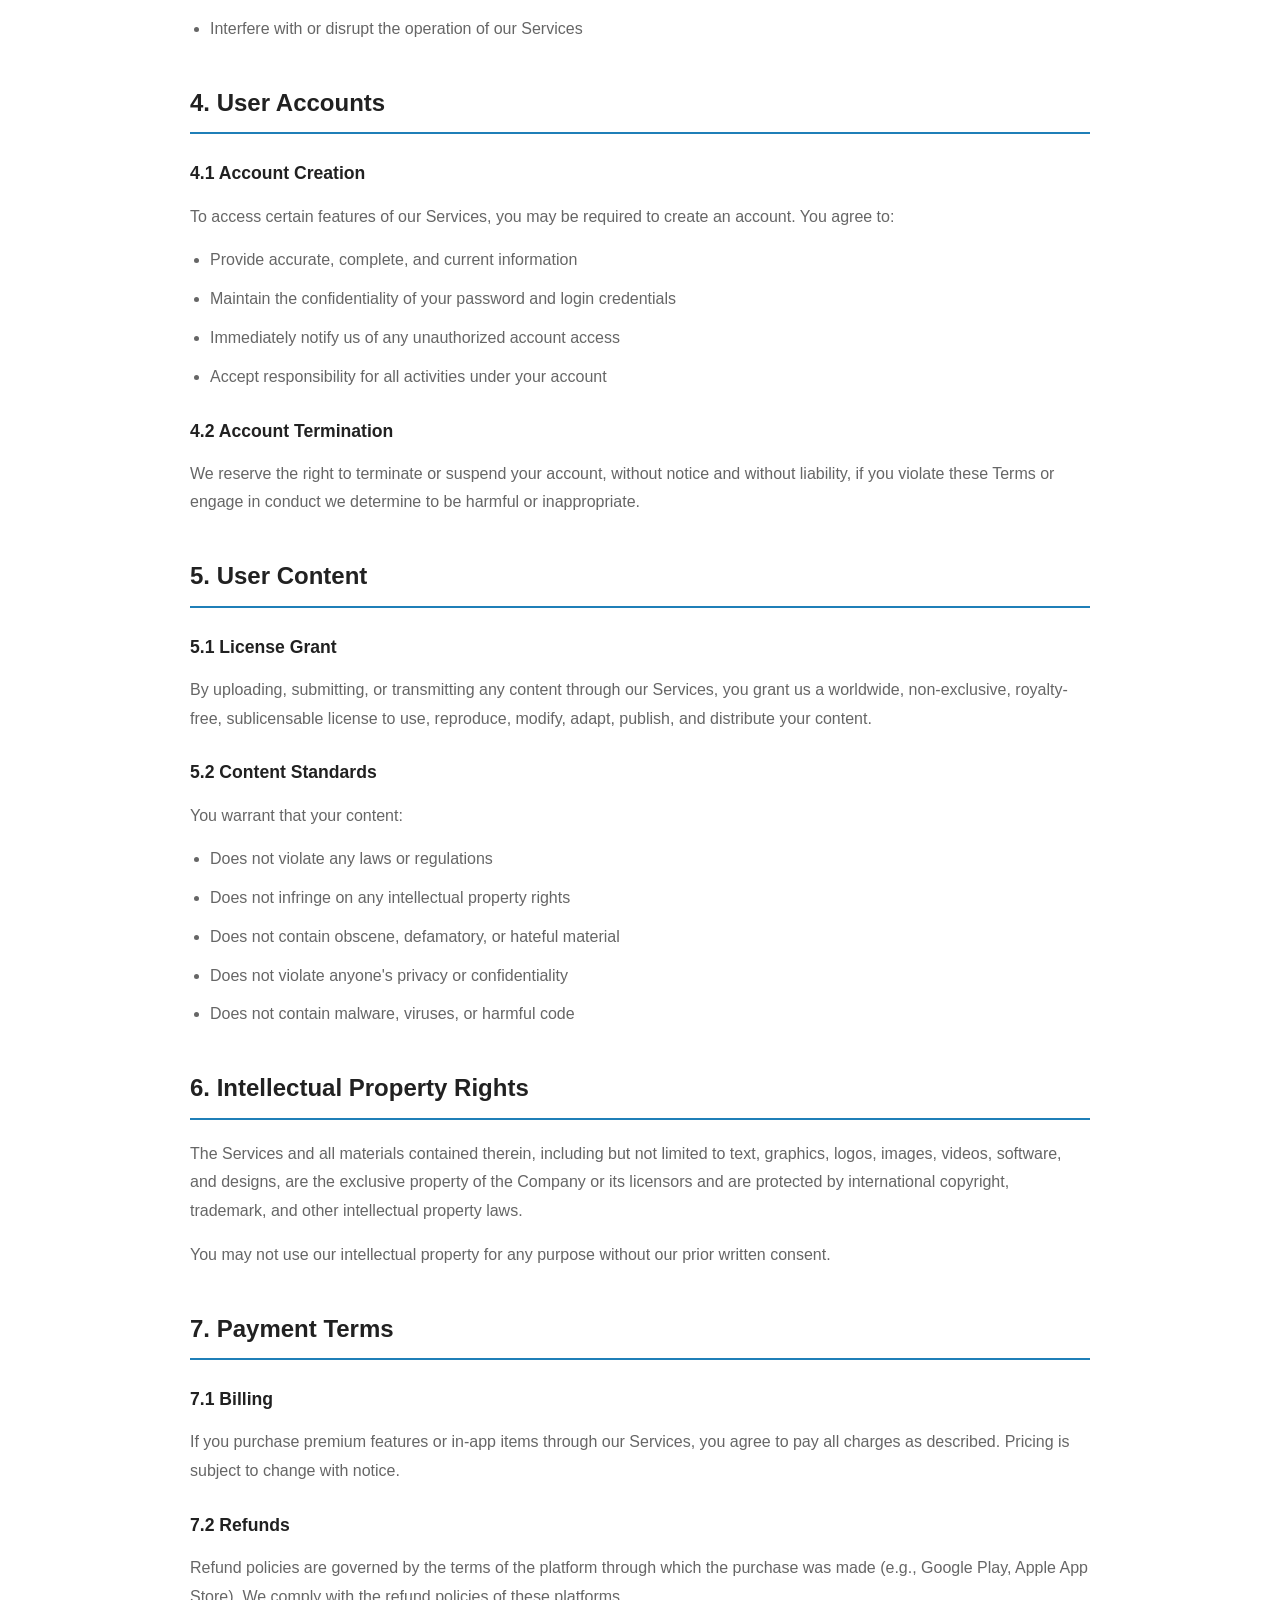
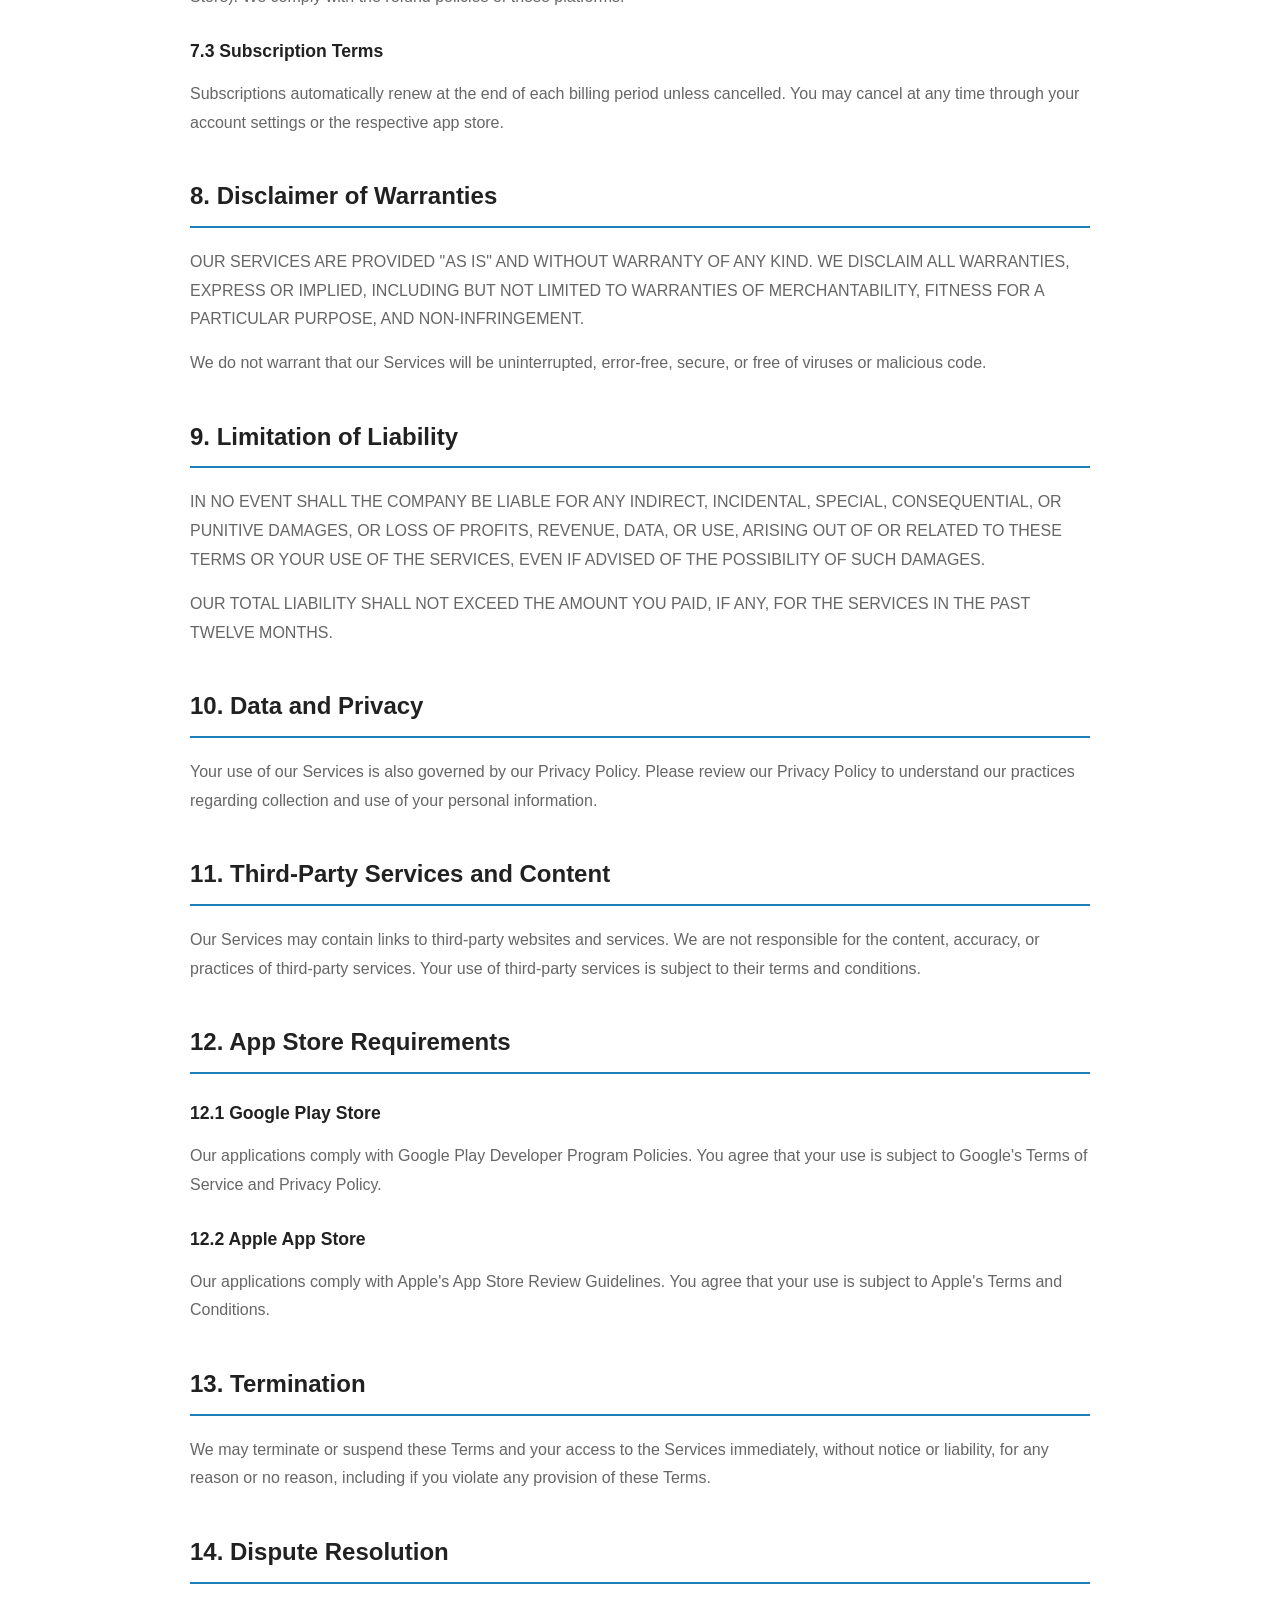
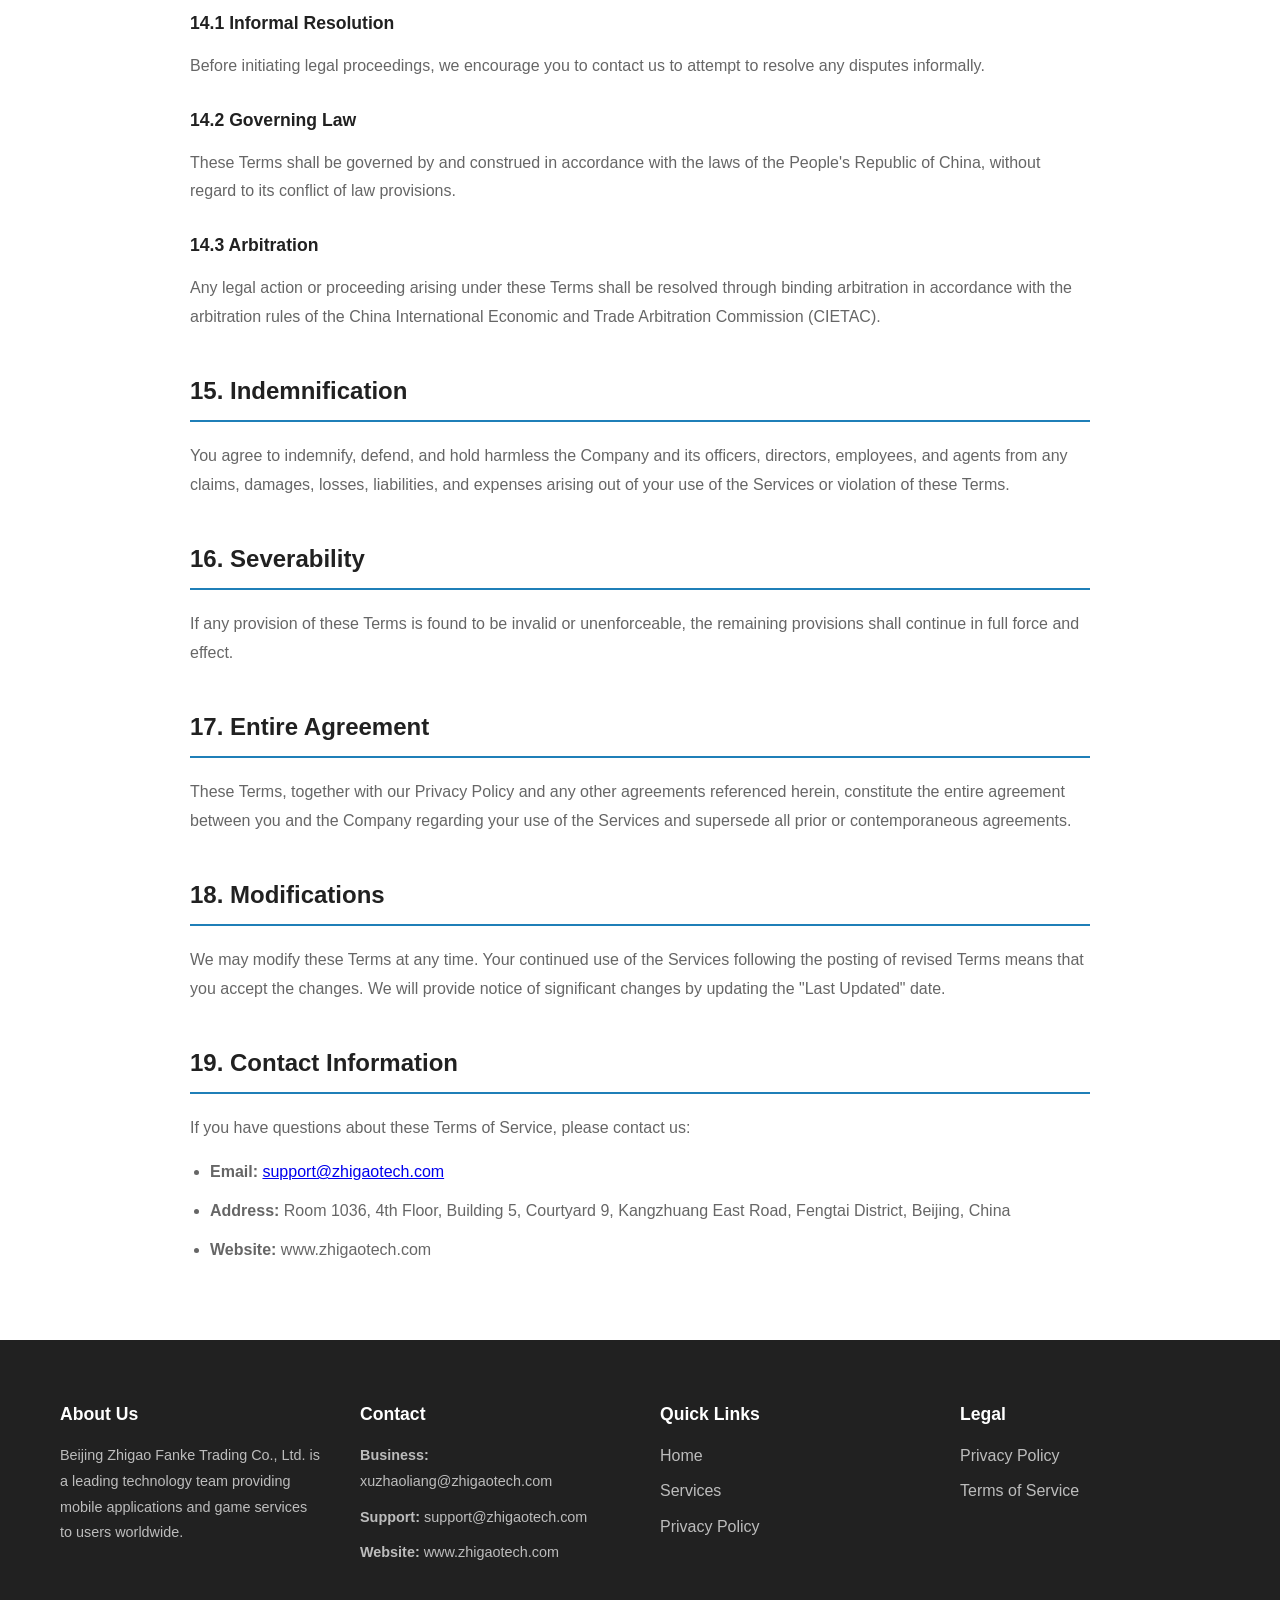
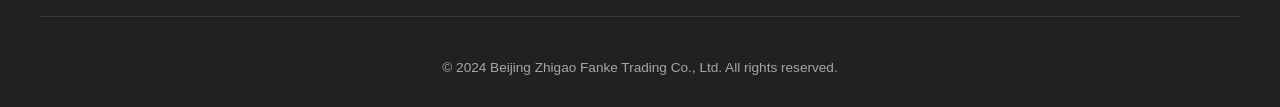
<file: pages/terms.html>
<!DOCTYPE html>
<html lang="en">
<head>
    <meta charset="UTF-8">
    <meta name="viewport" content="width=device-width, initial-scale=1.0">
    <meta name="description" content="Terms of Service - Zhigao Fanke's terms and conditions for using our services">
    <meta name="robots" content="index, follow">
    <title>Terms of Service - Zhigao Fanke</title>
    <link rel="canonical" href="https://www.zhigaotech.com/pages/terms.html">
    <link rel="stylesheet" href="../css/style.css">
    <style>
        .policy-content {
            max-width: 900px;
            margin: 0 auto;
            color: #666666;
        }

        .policy-content h2 {
            font-size: 1.5rem;
            color: #212121;
            margin-top: 40px;
            margin-bottom: 20px;
            border-bottom: 2px solid #1f7fb8;
            padding-bottom: 10px;
        }

        .policy-content h3 {
            font-size: 1.1rem;
            color: #212121;
            margin-top: 25px;
            margin-bottom: 15px;
        }

        .policy-content p {
            margin-bottom: 15px;
            line-height: 1.8;
        }

        .policy-content ul {
            margin-left: 20px;
            margin-bottom: 15px;
        }

        .policy-content li {
            margin-bottom: 10px;
            line-height: 1.8;
        }

        .last-updated {
            background-color: #e3f2fd;
            padding: 15px 20px;
            border-radius: 8px;
            margin-bottom: 40px;
            color: #1f7fb8;
        }
    </style>
</head>
<body>
    <!-- Navigation Header -->
    <header id="navbar" class="navbar">
        <div class="navbar-container">
            <div class="navbar-logo">
                <a href="../index.html">
                    <svg class="logo-icon" viewBox="0 0 40 40" width="40" height="40">
                        <rect width="40" height="40" rx="8" fill="#1f7fb8"/>
                        <text x="20" y="26" font-size="20" font-weight="bold" fill="white" text-anchor="middle" font-family="Arial">ZF</text>
                    </svg>
                    <span class="logo-text">Zhigao Fanke</span>
                </a>
            </div>
            <nav class="navbar-menu" id="navbarMenu">
                <a href="../index.html" class="nav-link">Home</a>
                <a href="services.html" class="nav-link">Services</a>
                <a href="team.html" class="nav-link">Team</a>
                <a href="contact.html" class="nav-link">Contact</a>
            </nav>
            <div class="hamburger" id="hamburger">
                <span></span>
                <span></span>
                <span></span>
            </div>
        </div>
    </header>

    <!-- Hero Section -->
    <section class="hero" style="min-height: 40vh;">
        <div class="hero-content">
            <h1>Terms of Service</h1>
            <p>Legal terms and conditions governing your use of our services</p>
        </div>
        <div class="hero-bg">
            <svg viewBox="0 0 1200 300" preserveAspectRatio="xMidYMid slice" class="hero-svg">
                <defs>
                    <linearGradient id="grad6" x1="0%" y1="0%" x2="100%" y2="100%">
                        <stop offset="0%" style="stop-color:#1f7fb8;stop-opacity:1" />
                        <stop offset="100%" style="stop-color:#0d47a1;stop-opacity:1" />
                    </linearGradient>
                </defs>
                <rect width="1200" height="300" fill="url(#grad6)"/>
            </svg>
        </div>
    </section>

    <!-- Terms of Service Content -->
    <section style="padding: 60px 0;">
        <div class="container">
            <div class="last-updated">
                <strong>Last Updated:</strong> January 2024
            </div>

            <div class="policy-content">
                <h2>1. Agreement to Terms</h2>
                <p>These Terms of Service ("Terms") constitute a legal agreement between you and Beijing Zhigao Fanke Trading Co., Ltd. ("Company," "we," "us," or "our") regarding your use of our applications, websites, and related services (the "Services").</p>
                <p>By accessing, downloading, installing, or using our Services in any manner, you acknowledge that you have read, understood, and agree to be bound by these Terms. If you do not agree to these Terms, you may not use our Services.</p>

                <h2>2. Eligibility</h2>
                <p>You represent and warrant that:</p>
                <ul>
                    <li>You are at least 18 years of age (or the legal age of majority in your jurisdiction)</li>
                    <li>You have the legal authority to enter into this agreement</li>
                    <li>You will use the Services only for lawful purposes and in accordance with these Terms</li>
                    <li>Your use will not violate any applicable laws, regulations, or third-party rights</li>
                </ul>

                <h2>3. License and Restrictions</h2>
                <h3>3.1 Limited License</h3>
                <p>Subject to your compliance with these Terms, we grant you a limited, non-exclusive, non-transferable, revocable license to access and use our Services for personal, non-commercial purposes.</p>

                <h3>3.2 Restrictions</h3>
                <p>You may NOT:</p>
                <ul>
                    <li>Copy, modify, or create derivative works based on the Services</li>
                    <li>Reverse engineer, decompile, or attempt to discover source code or algorithms</li>
                    <li>Sell, transfer, assign, or sublicense the Services to third parties</li>
                    <li>Remove or alter copyright, trademark, or other proprietary notices</li>
                    <li>Use the Services for commercial purposes without explicit permission</li>
                    <li>Attempt to gain unauthorized access to our systems or networks</li>
                    <li>Transmit malware, viruses, or any harmful code</li>
                    <li>Interfere with or disrupt the operation of our Services</li>
                </ul>

                <h2>4. User Accounts</h2>
                <h3>4.1 Account Creation</h3>
                <p>To access certain features of our Services, you may be required to create an account. You agree to:</p>
                <ul>
                    <li>Provide accurate, complete, and current information</li>
                    <li>Maintain the confidentiality of your password and login credentials</li>
                    <li>Immediately notify us of any unauthorized account access</li>
                    <li>Accept responsibility for all activities under your account</li>
                </ul>

                <h3>4.2 Account Termination</h3>
                <p>We reserve the right to terminate or suspend your account, without notice and without liability, if you violate these Terms or engage in conduct we determine to be harmful or inappropriate.</p>

                <h2>5. User Content</h2>
                <h3>5.1 License Grant</h3>
                <p>By uploading, submitting, or transmitting any content through our Services, you grant us a worldwide, non-exclusive, royalty-free, sublicensable license to use, reproduce, modify, adapt, publish, and distribute your content.</p>

                <h3>5.2 Content Standards</h3>
                <p>You warrant that your content:</p>
                <ul>
                    <li>Does not violate any laws or regulations</li>
                    <li>Does not infringe on any intellectual property rights</li>
                    <li>Does not contain obscene, defamatory, or hateful material</li>
                    <li>Does not violate anyone's privacy or confidentiality</li>
                    <li>Does not contain malware, viruses, or harmful code</li>
                </ul>

                <h2>6. Intellectual Property Rights</h2>
                <p>The Services and all materials contained therein, including but not limited to text, graphics, logos, images, videos, software, and designs, are the exclusive property of the Company or its licensors and are protected by international copyright, trademark, and other intellectual property laws.</p>
                <p>You may not use our intellectual property for any purpose without our prior written consent.</p>

                <h2>7. Payment Terms</h2>
                <h3>7.1 Billing</h3>
                <p>If you purchase premium features or in-app items through our Services, you agree to pay all charges as described. Pricing is subject to change with notice.</p>

                <h3>7.2 Refunds</h3>
                <p>Refund policies are governed by the terms of the platform through which the purchase was made (e.g., Google Play, Apple App Store). We comply with the refund policies of these platforms.</p>

                <h3>7.3 Subscription Terms</h3>
                <p>Subscriptions automatically renew at the end of each billing period unless cancelled. You may cancel at any time through your account settings or the respective app store.</p>

                <h2>8. Disclaimer of Warranties</h2>
                <p>OUR SERVICES ARE PROVIDED "AS IS" AND WITHOUT WARRANTY OF ANY KIND. WE DISCLAIM ALL WARRANTIES, EXPRESS OR IMPLIED, INCLUDING BUT NOT LIMITED TO WARRANTIES OF MERCHANTABILITY, FITNESS FOR A PARTICULAR PURPOSE, AND NON-INFRINGEMENT.</p>
                <p>We do not warrant that our Services will be uninterrupted, error-free, secure, or free of viruses or malicious code.</p>

                <h2>9. Limitation of Liability</h2>
                <p>IN NO EVENT SHALL THE COMPANY BE LIABLE FOR ANY INDIRECT, INCIDENTAL, SPECIAL, CONSEQUENTIAL, OR PUNITIVE DAMAGES, OR LOSS OF PROFITS, REVENUE, DATA, OR USE, ARISING OUT OF OR RELATED TO THESE TERMS OR YOUR USE OF THE SERVICES, EVEN IF ADVISED OF THE POSSIBILITY OF SUCH DAMAGES.</p>
                <p>OUR TOTAL LIABILITY SHALL NOT EXCEED THE AMOUNT YOU PAID, IF ANY, FOR THE SERVICES IN THE PAST TWELVE MONTHS.</p>

                <h2>10. Data and Privacy</h2>
                <p>Your use of our Services is also governed by our Privacy Policy. Please review our Privacy Policy to understand our practices regarding collection and use of your personal information.</p>

                <h2>11. Third-Party Services and Content</h2>
                <p>Our Services may contain links to third-party websites and services. We are not responsible for the content, accuracy, or practices of third-party services. Your use of third-party services is subject to their terms and conditions.</p>

                <h2>12. App Store Requirements</h2>
                <h3>12.1 Google Play Store</h3>
                <p>Our applications comply with Google Play Developer Program Policies. You agree that your use is subject to Google's Terms of Service and Privacy Policy.</p>

                <h3>12.2 Apple App Store</h3>
                <p>Our applications comply with Apple's App Store Review Guidelines. You agree that your use is subject to Apple's Terms and Conditions.</p>

                <h2>13. Termination</h2>
                <p>We may terminate or suspend these Terms and your access to the Services immediately, without notice or liability, for any reason or no reason, including if you violate any provision of these Terms.</p>

                <h2>14. Dispute Resolution</h2>
                <h3>14.1 Informal Resolution</h3>
                <p>Before initiating legal proceedings, we encourage you to contact us to attempt to resolve any disputes informally.</p>

                <h3>14.2 Governing Law</h3>
                <p>These Terms shall be governed by and construed in accordance with the laws of the People's Republic of China, without regard to its conflict of law provisions.</p>

                <h3>14.3 Arbitration</h3>
                <p>Any legal action or proceeding arising under these Terms shall be resolved through binding arbitration in accordance with the arbitration rules of the China International Economic and Trade Arbitration Commission (CIETAC).</p>

                <h2>15. Indemnification</h2>
                <p>You agree to indemnify, defend, and hold harmless the Company and its officers, directors, employees, and agents from any claims, damages, losses, liabilities, and expenses arising out of your use of the Services or violation of these Terms.</p>

                <h2>16. Severability</h2>
                <p>If any provision of these Terms is found to be invalid or unenforceable, the remaining provisions shall continue in full force and effect.</p>

                <h2>17. Entire Agreement</h2>
                <p>These Terms, together with our Privacy Policy and any other agreements referenced herein, constitute the entire agreement between you and the Company regarding your use of the Services and supersede all prior or contemporaneous agreements.</p>

                <h2>18. Modifications</h2>
                <p>We may modify these Terms at any time. Your continued use of the Services following the posting of revised Terms means that you accept the changes. We will provide notice of significant changes by updating the "Last Updated" date.</p>

                <h2>19. Contact Information</h2>
                <p>If you have questions about these Terms of Service, please contact us:</p>
                <ul>
                    <li><strong>Email:</strong> <a href="mailto:support@zhigaotech.com">support@zhigaotech.com</a></li>
                    <li><strong>Address:</strong> Room 1036, 4th Floor, Building 5, Courtyard 9, Kangzhuang East Road, Fengtai District, Beijing, China</li>
                    <li><strong>Website:</strong> www.zhigaotech.com</li>
                </ul>

            </div>
        </div>
    </section>

    <!-- Footer -->
    <footer class="footer">
        <div class="footer-container">
            <div class="footer-section">
                <h4>About Us</h4>
                <p>Beijing Zhigao Fanke Trading Co., Ltd. is a leading technology team providing mobile applications and game services to users worldwide.</p>
            </div>
            <div class="footer-section">
                <h4>Contact</h4>
                <p><strong>Business:</strong> xuzhaoliang@zhigaotech.com</p>
                <p><strong>Support:</strong> support@zhigaotech.com</p>
                <p><strong>Website:</strong> www.zhigaotech.com</p>
            </div>
            <div class="footer-section">
                <h4>Quick Links</h4>
                <ul>
                    <li><a href="../index.html">Home</a></li>
                    <li><a href="services.html">Services</a></li>
                    <li><a href="privacy.html">Privacy Policy</a></li>
                </ul>
            </div>
            <div class="footer-section">
                <h4>Legal</h4>
                <ul>
                    <li><a href="privacy.html">Privacy Policy</a></li>
                    <li><a href="terms.html">Terms of Service</a></li>
                </ul>
            </div>
        </div>
        <div class="footer-bottom">
            <p>&copy; 2024 Beijing Zhigao Fanke Trading Co., Ltd. All rights reserved.</p>
        </div>
    </footer>

    <script src="../js/main.js"></script>
</body>
</html>
</file>
<file: css/style.css>
/* ==========================================
   Zhigao Fanke - Global Mobile Solutions
   Modern Website CSS
   ========================================== */

* {
    margin: 0;
    padding: 0;
    box-sizing: border-box;
}

:root {
    --primary-color: #1f7fb8;
    --primary-dark: #0d47a1;
    --secondary-color: #f44336;
    --light-bg: #f5f7fa;
    --text-dark: #212121;
    --text-light: #666666;
    --border-color: #e0e0e0;
    --white: #ffffff;
    --shadow: 0 2px 8px rgba(0,0,0,0.1);
    --shadow-lg: 0 8px 32px rgba(0,0,0,0.15);
    --transition: all 0.3s ease;
}

html {
    scroll-behavior: smooth;
    font-size: 16px;
}

body {
    font-family: -apple-system, BlinkMacSystemFont, 'Segoe UI', 'Roboto', 'Oxygen', 'Ubuntu', 'Cantarell', 'Fira Sans', 'Droid Sans', 'Helvetica Neue', sans-serif;
    color: var(--text-dark);
    background-color: var(--white);
    line-height: 1.6;
    overflow-x: hidden;
}

/* Container */
.container {
    max-width: 1200px;
    margin: 0 auto;
    padding: 0 20px;
}

/* ==========================================
   NAVIGATION BAR
   ========================================== */

.navbar {
    background-color: var(--white);
    box-shadow: var(--shadow);
    position: sticky;
    top: 0;
    z-index: 1000;
    transition: var(--transition);
}

.navbar-container {
    max-width: 1200px;
    margin: 0 auto;
    padding: 0 20px;
    display: flex;
    justify-content: space-between;
    align-items: center;
    height: 70px;
}

.navbar-logo a {
    display: flex;
    align-items: center;
    gap: 12px;
    text-decoration: none;
    color: var(--primary-color);
    font-weight: 700;
    font-size: 1.3rem;
}

.logo-icon {
    width: 40px;
    height: 40px;
}

.navbar-menu {
    display: flex;
    gap: 40px;
}

.nav-link {
    text-decoration: none;
    color: var(--text-dark);
    font-weight: 500;
    transition: var(--transition);
    position: relative;
}

.nav-link::after {
    content: '';
    position: absolute;
    bottom: -5px;
    left: 0;
    width: 0;
    height: 2px;
    background-color: var(--primary-color);
    transition: width 0.3s ease;
}

.nav-link:hover,
.nav-link.active {
    color: var(--primary-color);
}

.nav-link.active::after,
.nav-link:hover::after {
    width: 100%;
}

.hamburger {
    display: none;
    flex-direction: column;
    cursor: pointer;
}

.hamburger span {
    width: 25px;
    height: 3px;
    background-color: var(--text-dark);
    margin: 5px 0;
    transition: var(--transition);
}

/* ==========================================
   HERO SECTION
   ========================================== */

.hero {
    min-height: 100vh;
    display: flex;
    align-items: center;
    justify-content: center;
    position: relative;
    overflow: hidden;
    margin-top: -70px;
    padding-top: 70px;
}

.hero::before {
    content: '';
    position: absolute;
    top: 0;
    left: 0;
    right: 0;
    bottom: 0;
    background: linear-gradient(135deg, var(--primary-color) 0%, var(--primary-dark) 100%);
    z-index: 1;
}

.hero-bg {
    position: absolute;
    top: 0;
    left: 0;
    width: 100%;
    height: 100%;
    z-index: 0;
}

.hero-svg {
    width: 100%;
    height: 100%;
}

.hero-content {
    position: relative;
    z-index: 2;
    text-align: center;
    color: var(--white);
    max-width: 800px;
    margin: 0 auto;
    padding: 0 20px;
}

.hero h1 {
    font-size: 4rem;
    font-weight: 800;
    margin-bottom: 20px;
    line-height: 1.2;
}

.hero p {
    font-size: 1.3rem;
    margin-bottom: 40px;
    opacity: 0.95;
}

.hero-buttons {
    display: flex;
    gap: 20px;
    justify-content: center;
    flex-wrap: wrap;
}

/* ==========================================
   BUTTONS
   ========================================== */

.btn {
    padding: 14px 32px;
    border-radius: 50px;
    text-decoration: none;
    font-weight: 600;
    cursor: pointer;
    transition: var(--transition);
    border: none;
    display: inline-block;
    text-align: center;
    font-size: 1rem;
}

.btn-primary {
    background-color: var(--white);
    color: var(--primary-color);
}

.btn-primary:hover {
    background-color: var(--light-bg);
    transform: translateY(-2px);
    box-shadow: 0 8px 24px rgba(0,0,0,0.2);
}

.btn-secondary {
    border: 2px solid var(--white);
    color: var(--white);
    background-color: transparent;
}

.btn-secondary:hover {
    background-color: rgba(255,255,255,0.1);
    transform: translateY(-2px);
}

.btn-large {
    padding: 16px 48px;
    font-size: 1.1rem;
}

/* ==========================================
   FEATURES SECTION
   ========================================== */

.features {
    padding: 80px 0;
    background-color: var(--light-bg);
}

.features h2,
.business-models h2,
.revenue-models h2 {
    text-align: center;
    font-size: 2.5rem;
    margin-bottom: 60px;
    color: var(--text-dark);
}

.features-grid {
    display: grid;
    grid-template-columns: repeat(auto-fit, minmax(350px, 1fr));
    gap: 30px;
}

.feature-card {
    background-color: var(--white);
    padding: 40px;
    border-radius: 16px;
    text-align: center;
    box-shadow: var(--shadow);
    transition: var(--transition);
}

.feature-card:hover {
    transform: translateY(-8px);
    box-shadow: var(--shadow-lg);
}

.feature-icon {
    width: 80px;
    height: 80px;
    margin: 0 auto 20px;
}

.feature-card h3 {
    font-size: 1.3rem;
    margin-bottom: 15px;
    color: var(--text-dark);
}

.feature-card p {
    color: var(--text-light);
    font-size: 0.95rem;
    line-height: 1.6;
}

/* ==========================================
   BUSINESS MODELS SECTION
   ========================================== */

.business-models {
    padding: 80px 0;
    background-color: var(--white);
}

.models-grid {
    display: grid;
    grid-template-columns: repeat(auto-fit, minmax(320px, 1fr));
    gap: 40px;
}

.model-card {
    position: relative;
    padding: 40px;
    background: linear-gradient(135deg, var(--light-bg) 0%, var(--white) 100%);
    border-radius: 16px;
    border: 2px solid var(--border-color);
    transition: var(--transition);
}

.model-card:hover {
    border-color: var(--primary-color);
    box-shadow: var(--shadow-lg);
}

.model-number {
    font-size: 3rem;
    font-weight: 800;
    color: var(--primary-color);
    opacity: 0.1;
    position: absolute;
    top: 20px;
    right: 30px;
}

.model-card h3 {
    font-size: 1.5rem;
    margin-bottom: 15px;
    color: var(--text-dark);
}

.model-card p {
    color: var(--text-light);
    margin-bottom: 20px;
    line-height: 1.6;
}

.model-card ul {
    list-style: none;
}

.model-card li {
    padding: 8px 0;
    color: var(--text-light);
    padding-left: 20px;
    position: relative;
}

.model-card li::before {
    content: '✓';
    position: absolute;
    left: 0;
    color: var(--primary-color);
    font-weight: bold;
}

/* ==========================================
   REVENUE MODELS SECTION
   ========================================== */

.revenue-models {
    padding: 80px 0;
    background-color: var(--light-bg);
}

.revenue-grid {
    display: grid;
    grid-template-columns: repeat(auto-fit, minmax(280px, 1fr));
    gap: 30px;
}

.revenue-item {
    text-align: center;
    padding: 30px;
    background-color: var(--white);
    border-radius: 12px;
    box-shadow: var(--shadow);
    transition: var(--transition);
}

.revenue-item:hover {
    transform: translateY(-5px);
    box-shadow: var(--shadow-lg);
}

.revenue-icon {
    width: 80px;
    height: 80px;
    margin: 0 auto 20px;
}

.revenue-item h4 {
    font-size: 1.2rem;
    margin-bottom: 10px;
    color: var(--text-dark);
}

.revenue-item p {
    color: var(--text-light);
    font-size: 0.9rem;
}

/* ==========================================
   CTA SECTION
   ========================================== */

.cta-section {
    background: linear-gradient(135deg, var(--primary-color) 0%, var(--primary-dark) 100%);
    color: var(--white);
    padding: 80px 0;
    text-align: center;
}

.cta-section h2 {
    font-size: 2.5rem;
    margin-bottom: 20px;
}

.cta-section p {
    font-size: 1.2rem;
    margin-bottom: 40px;
    opacity: 0.95;
}

.btn-large {
    background-color: var(--white);
    color: var(--primary-color);
}

/* ==========================================
   FOOTER
   ========================================== */

.footer {
    background-color: var(--text-dark);
    color: var(--white);
    padding: 60px 0 20px;
}

.footer-container {
    max-width: 1200px;
    margin: 0 auto;
    padding: 0 20px;
    display: grid;
    grid-template-columns: repeat(auto-fit, minmax(250px, 1fr));
    gap: 40px;
    margin-bottom: 40px;
    border-bottom: 1px solid rgba(255,255,255,0.1);
    padding-bottom: 40px;
}

.footer-section h4 {
    font-size: 1.1rem;
    margin-bottom: 15px;
    color: var(--white);
}

.footer-section p {
    color: rgba(255,255,255,0.7);
    font-size: 0.9rem;
    line-height: 1.8;
    margin-bottom: 10px;
}

.footer-section ul {
    list-style: none;
}

.footer-section ul li {
    margin-bottom: 10px;
}

.footer-section a {
    color: rgba(255,255,255,0.7);
    text-decoration: none;
    transition: var(--transition);
}

.footer-section a:hover {
    color: var(--white);
}

.footer-bottom {
    max-width: 1200px;
    margin: 0 auto;
    padding: 0 20px;
    text-align: center;
    color: rgba(255,255,255,0.6);
    font-size: 0.85rem;
}

.footer-bottom p {
    margin-bottom: 8px;
}

/* ==========================================
   RESPONSIVE DESIGN
   ========================================== */

@media (max-width: 768px) {
    .hero h1 {
        font-size: 2.5rem;
    }

    .hero p {
        font-size: 1rem;
    }

    .navbar-menu {
        display: none;
        position: absolute;
        top: 70px;
        left: 0;
        width: 100%;
        flex-direction: column;
        background-color: var(--white);
        box-shadow: var(--shadow-lg);
        padding: 20px;
        gap: 0;
    }

    .navbar-menu.active {
        display: flex;
    }

    .nav-link {
        padding: 15px 0;
        border-bottom: 1px solid var(--border-color);
    }

    .nav-link::after {
        display: none;
    }

    .hamburger {
        display: flex;
    }

    .hamburger.active span:nth-child(1) {
        transform: rotate(45deg) translate(8px, 8px);
    }

    .hamburger.active span:nth-child(2) {
        opacity: 0;
    }

    .hamburger.active span:nth-child(3) {
        transform: rotate(-45deg) translate(8px, -8px);
    }

    .features h2,
    .business-models h2,
    .revenue-models h2 {
        font-size: 1.8rem;
    }

    .features-grid,
    .models-grid,
    .revenue-grid {
        grid-template-columns: 1fr;
    }

    .hero-buttons {
        flex-direction: column;
    }

    .btn {
        width: 100%;
    }

    .cta-section h2 {
        font-size: 1.8rem;
    }

    .cta-section p {
        font-size: 1rem;
    }

    .footer-container {
        grid-template-columns: 1fr;
    }
}

@media (max-width: 480px) {
    .hero h1 {
        font-size: 1.8rem;
    }

    .features h2,
    .business-models h2,
    .revenue-models h2 {
        font-size: 1.5rem;
        margin-bottom: 40px;
    }

    .feature-card,
    .model-card {
        padding: 25px;
    }

    .footer-section h4 {
        font-size: 1rem;
    }
}

/* ==========================================
   UTILITY CLASSES
   ========================================== */

.text-center {
    text-align: center;
}

.mt-4 {
    margin-top: 40px;
}

.mb-4 {
    margin-bottom: 40px;
}

.py-8 {
    padding: 80px 0;
}

/* SEO & Accessibility */
@supports (scroll-behavior: smooth) {
    html {
        scroll-behavior: smooth;
    }
}

/* Print styles */
@media print {
    .navbar,
    .footer,
    .hamburger {
        display: none;
    }

    body {
        background: white;
    }
}
</file>
